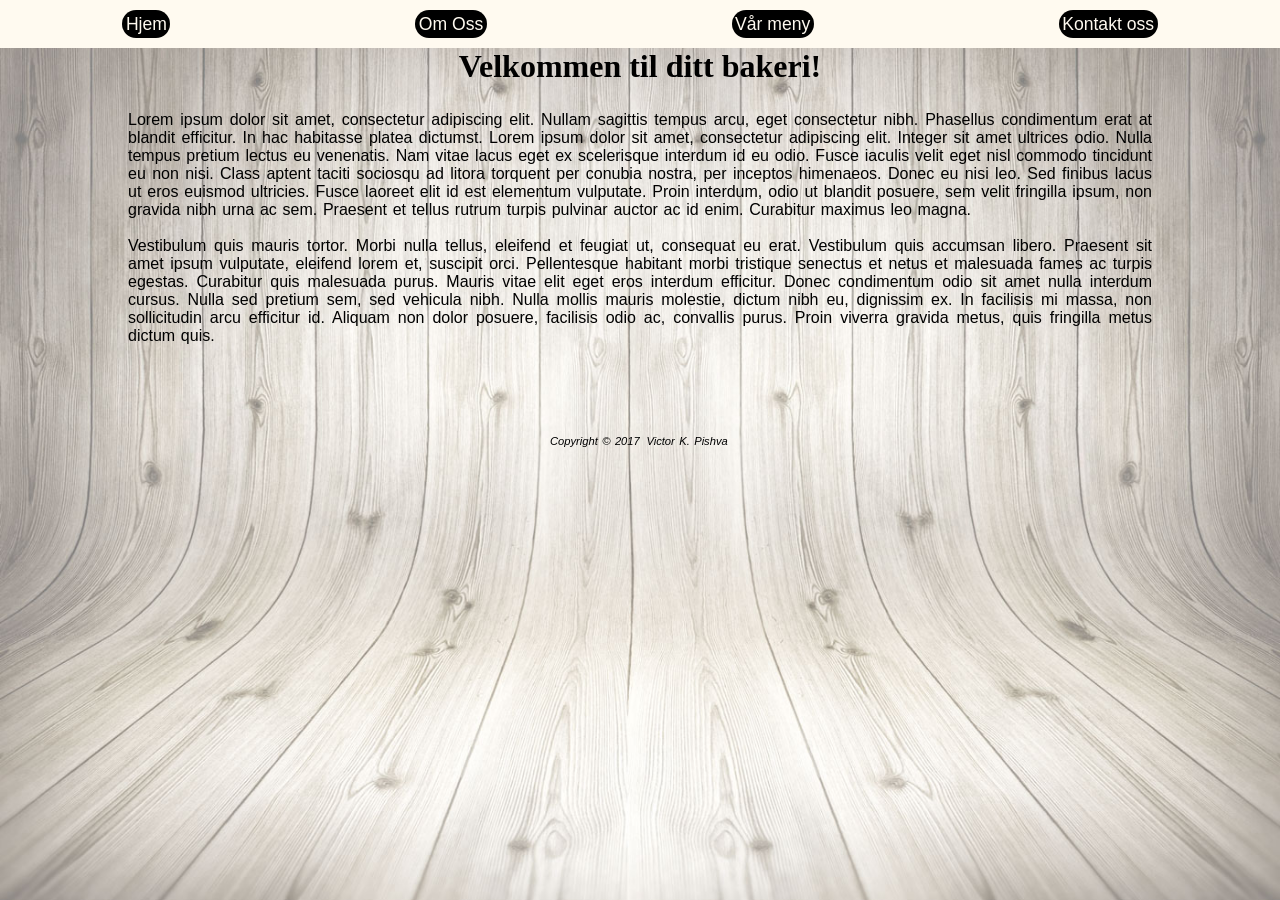
<file: Freaky Friday v2/index.html>
<!DOCTYPE html>
<html lang="no">
<head>
  <link rel="stylesheet" type="text/css" href="./style.css">
  <meta charset="utf-8">
  <link rel="shortcut icon" href="favicon.ico">
  <meta name="author" content="Victor K. Pishva">
  <meta name="description" content="Dette er en webside laget til Aleksander Birkeland. Siden er for et fiktivt bakeri som trenger nettside. Bakeriet har fått en side med fire forskjellige sider. På siden om oss viser jeg et bilde av det fiktive bakeriet samt har fylt inn Lorem Ipsum om historien. Menysiden til bakeriet har en fiktiv meny, hvor leseren får se bilde, samt informasjon om bakevarene. På kontakt oss siden er det linket til google maps, samt at footeren  har 'linker' til relevante medier som et bakeri kan bruke.">
  <meta name="keywords" content="Bakeri, Bakery, Solskinnsbolle, bolle, boller, rosin, sjokolade, brød, croissant, Oslo, Sentralt, Fersk, Mat, Take-Away, Spise">
    <title>Ditt Bakeri - Hjem</title>
</head>
<body>
  <nav>
      <a href="index.html">Hjem</a>
      <a href="OmOss.html">Om Oss</a>
      <a href="Meny.html">Vår meny</a>
      <a href="KontaktOss.html">Kontakt oss</a>
  </nav>
  <div id="placeholder"></div>
    <section>
        <h1>Velkommen til ditt bakeri!</h1>
        <p>Lorem ipsum dolor sit amet, consectetur adipiscing elit. Nullam sagittis tempus arcu, eget consectetur nibh. Phasellus condimentum erat at blandit efficitur. In hac habitasse platea dictumst. Lorem ipsum dolor sit amet, consectetur adipiscing elit. Integer sit amet ultrices odio. Nulla tempus pretium lectus eu venenatis. Nam vitae lacus eget ex scelerisque interdum id eu odio. Fusce iaculis velit eget nisl commodo tincidunt eu non nisi. Class aptent taciti sociosqu ad litora torquent per conubia nostra, per inceptos himenaeos. Donec eu nisi leo. Sed finibus lacus ut eros euismod ultricies. Fusce laoreet elit id est elementum vulputate. Proin interdum, odio ut blandit posuere, sem velit fringilla ipsum, non gravida nibh urna ac sem. Praesent et tellus rutrum turpis pulvinar auctor ac id enim. Curabitur maximus leo magna.
        <br><br>
        Vestibulum quis mauris tortor. Morbi nulla tellus, eleifend et feugiat ut, consequat eu erat. Vestibulum quis accumsan libero. Praesent sit amet ipsum vulputate, eleifend lorem et, suscipit orci. Pellentesque habitant morbi tristique senectus et netus et malesuada fames ac turpis egestas. Curabitur quis malesuada purus. Mauris vitae elit eget eros interdum efficitur. Donec condimentum odio sit amet nulla interdum cursus. Nulla sed pretium sem, sed vehicula nibh. Nulla mollis mauris molestie, dictum nibh eu, dignissim ex. In facilisis mi massa, non sollicitudin arcu efficitur id. Aliquam non dolor posuere, facilisis odio ac, convallis purus. Proin viverra gravida metus, quis fringilla metus dictum quis.
        </p>
    </section>
    <footer>
      <p id="copyright">Copyright © 2017 <a id="VictorLink" href="https://www.facebook.com/victor1994">Victor K. Pishva</a></p>
    </footer>
  </body>
</html>
</file>
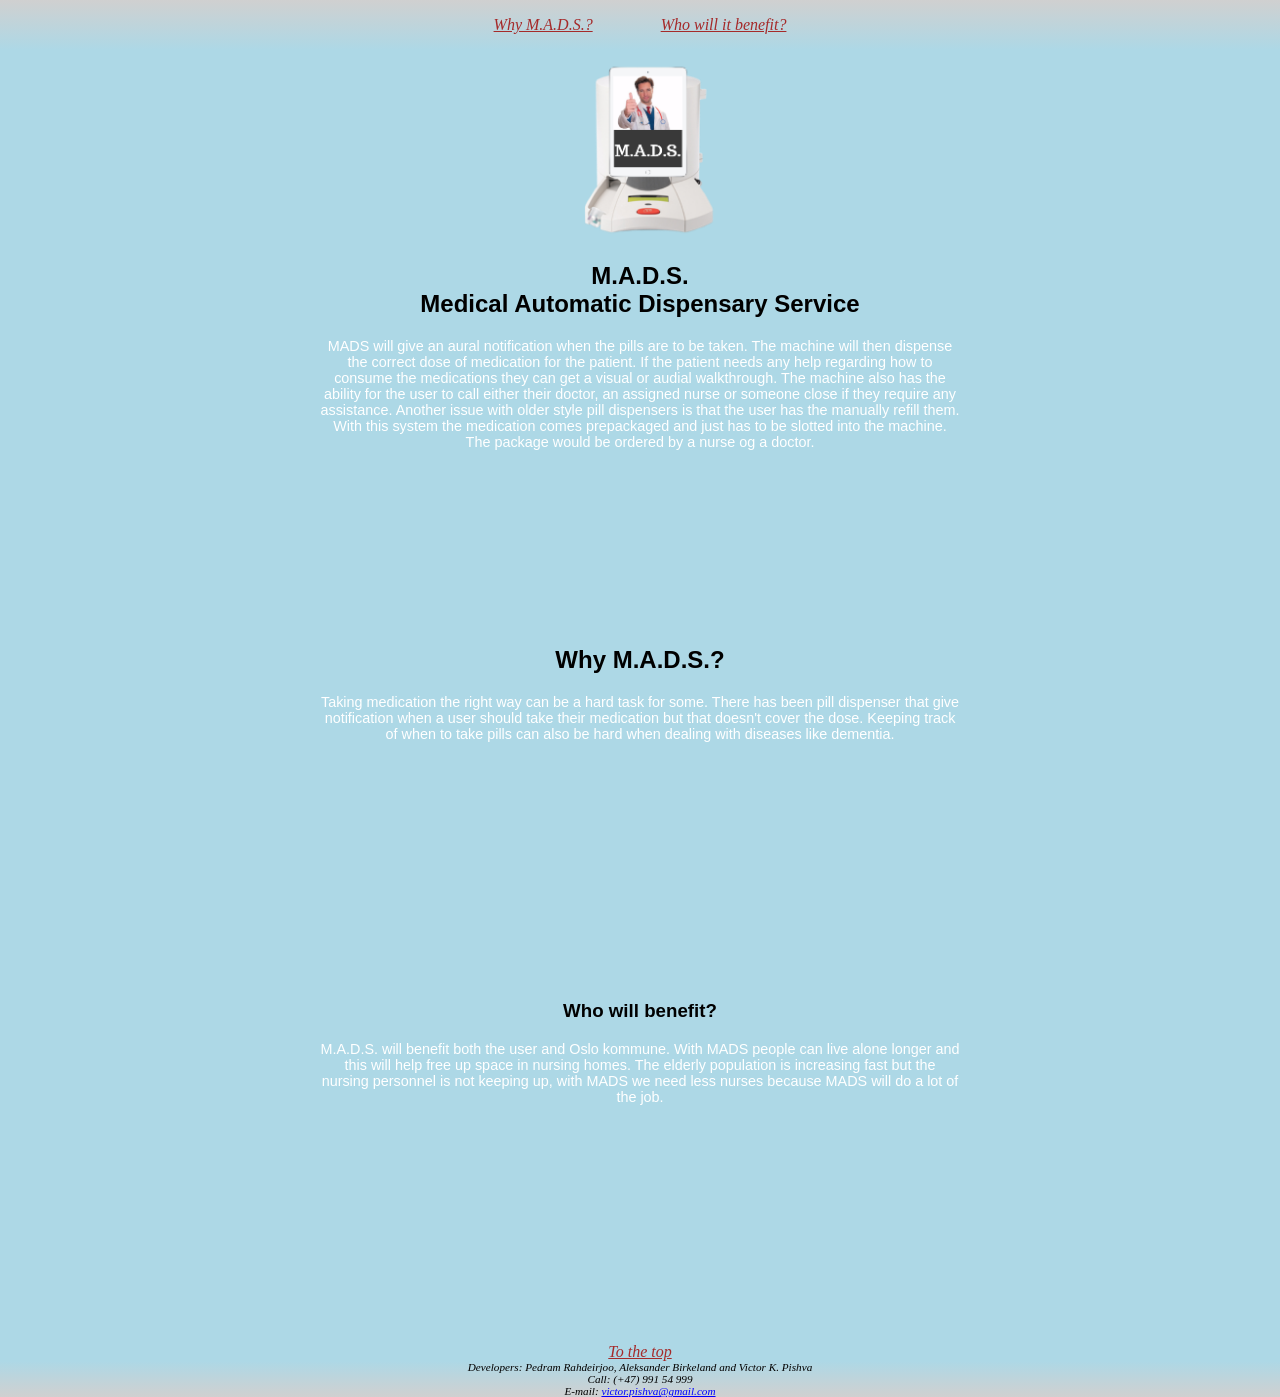
<file: MADS/index.html>
<!DOCTYPE html>
<!--In HTML tag you should define the language of the page-->
<html lang="En">
  <head>
    <link rel="stylesheet" type="text/css" href="style.css">
    <link rel="shortcut icon" href="favicon.ico">
    <meta charset="utf-8">
    <meta name="author" content="Pedram Rahdeirjoo, Aleksander Birkeland og Victor K. Pishva">
    <meta name="description" content="Taking medication the right way can be a hard task for some. There has been pill dispenser that give notification when a user should take their medication but that doesn't cover the dose. Keeping track of when to take pills can also be hard when dealing with diseases like dementia.">
    <meta name="keywords" content="Healtcare, MediCare, Pill-dispenser, MADS, M.A.D.S">
    <title>M.A.D.S - Your new pill dispenser</title>
  </head>
  <body>
    <header>
    <!-- Set to define where to scroll hen you click "To the top"-->
        <!-- This is hyperlinks to auto redirect to preffered section-->
            <nav>
              <a id="Top" href="#Why">Why M.A.D.S.?</a>
              <a href="#Who">Who will it benefit?</a>
            </nav>
          <!-- This is the HTML code for the picture. It is added description for people who reduced vision-->
          <img id=logo src="MADS.png" alt="Picture of the M.A.D.S. Prototype, designed in a way to be as easy and handy as possible, with a big screen and a big red button in case something happens.">
    </header>
    <!-- This is a new section-->
    <section>
      <!--this is the first header-->
      <h1> M.A.D.S. <br>Medical Automatic Dispensary Service </h1>
      <!-- <br> means brake, gives a new line-->
          <p>MADS will give an aural notification when the pills are to be taken. The machine will then dispense the correct dose of medication for the patient. If the patient needs any help regarding how to consume the medications they can get a visual or audial walkthrough. The machine also has the ability for the user to call either their doctor, an assigned nurse or someone close if they require any assistance. Another issue with older style pill dispensers is that the user has the manually refill them. With this system the medication comes prepackaged and just has to be slotted into the machine. The package would be ordered by a nurse og a doctor.</p>
    </section>
    <!-- This is a new section-->
    <section>
      <!-- this is the second header-->
      <h2 id="Why"> Why M.A.D.S.? </h2>
          <p>Taking medication the right way can be a hard task for some. There has been pill dispenser that give notification when a user should take their medication but that doesn't cover the dose. Keeping track of when to take pills can also be hard when dealing with diseases like dementia. </p>
    </section>
    <!-- This is a new section-->
    <section>
      <!-- this is the 3rd header-->
      <h3 id="Who"> Who will benefit? </h3>
        <p>M.A.D.S. will benefit both the user and Oslo kommune. With MADS people can live alone longer and this will help free up space in nursing homes. The elderly population is increasing fast but the nursing personnel is not keeping up, with MADS we need less nurses because MADS will do a lot of the job.</p>
          <a id=Bottom href="#Top">To the top</a>
    </section>
    <!--Footer = Contact iformation-->
    <footer> Developers: Pedram Rahdeirjoo, Aleksander Birkeland and Victor K. Pishva
      <!-- <br> means brake, gives a new line-->
      <br>     Call: (+47) 991 54 999
      <br>     E-mail: <a id=Mail href="mailto:victor.pishva@gmail.com"> victor.pishva@gmail.com </a>
    </footer>
  </body>
</html>
</file>
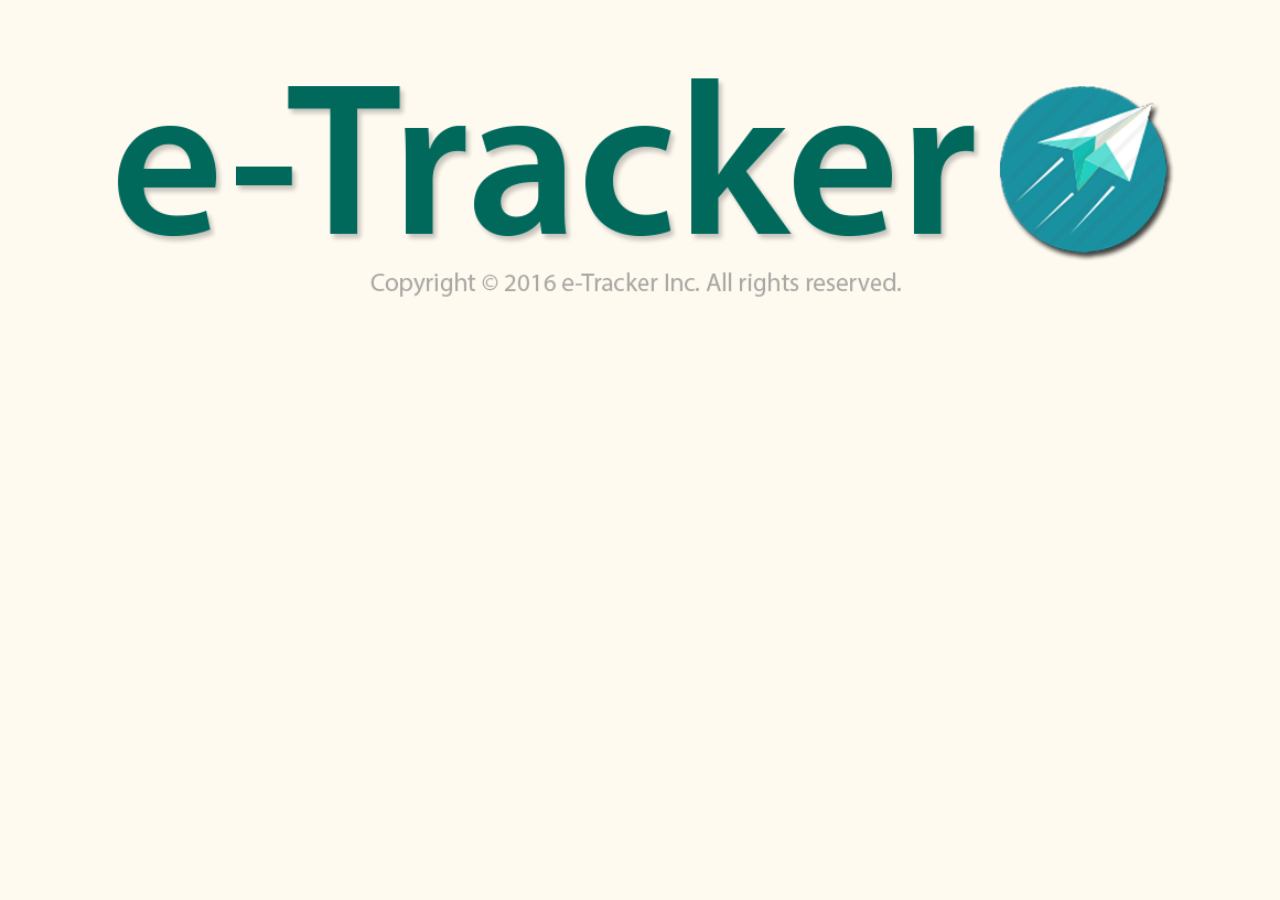
<file: See_it_now_make_it/index.html>
<!DOCTYPE html>
<html lang="en">
<head>
  <link rel="stylesheet" type="text/css" href="./style.css">
  <meta charset="utf-8">
  <meta name="author" content="Victor K. Pishva">
  <meta name="description" content="BESKRIVELSE">
  <meta name="keywords" content="BESKRIVELSE">
    <title>e-Tracker</title>
</head>
<body>
  <img id=Logo src="./Logo.png" alt="This is the logo of e-Tracker.on the right of the logo it is a paper plane that flyes fast."/>
    <nav id="navhome">
      </div
      ><div id="linkv">
        <a href="problem.html" id="problem">The Problem</a>
      </div
      ><div id="linkm">
        <a href="solution.html" id="solution">The Solution</a>
      </div
      ><div id="linkh">
        <a href="about.html" id="about">About us</a>
      </div>
    </nav>
</body>
</html>
</file>
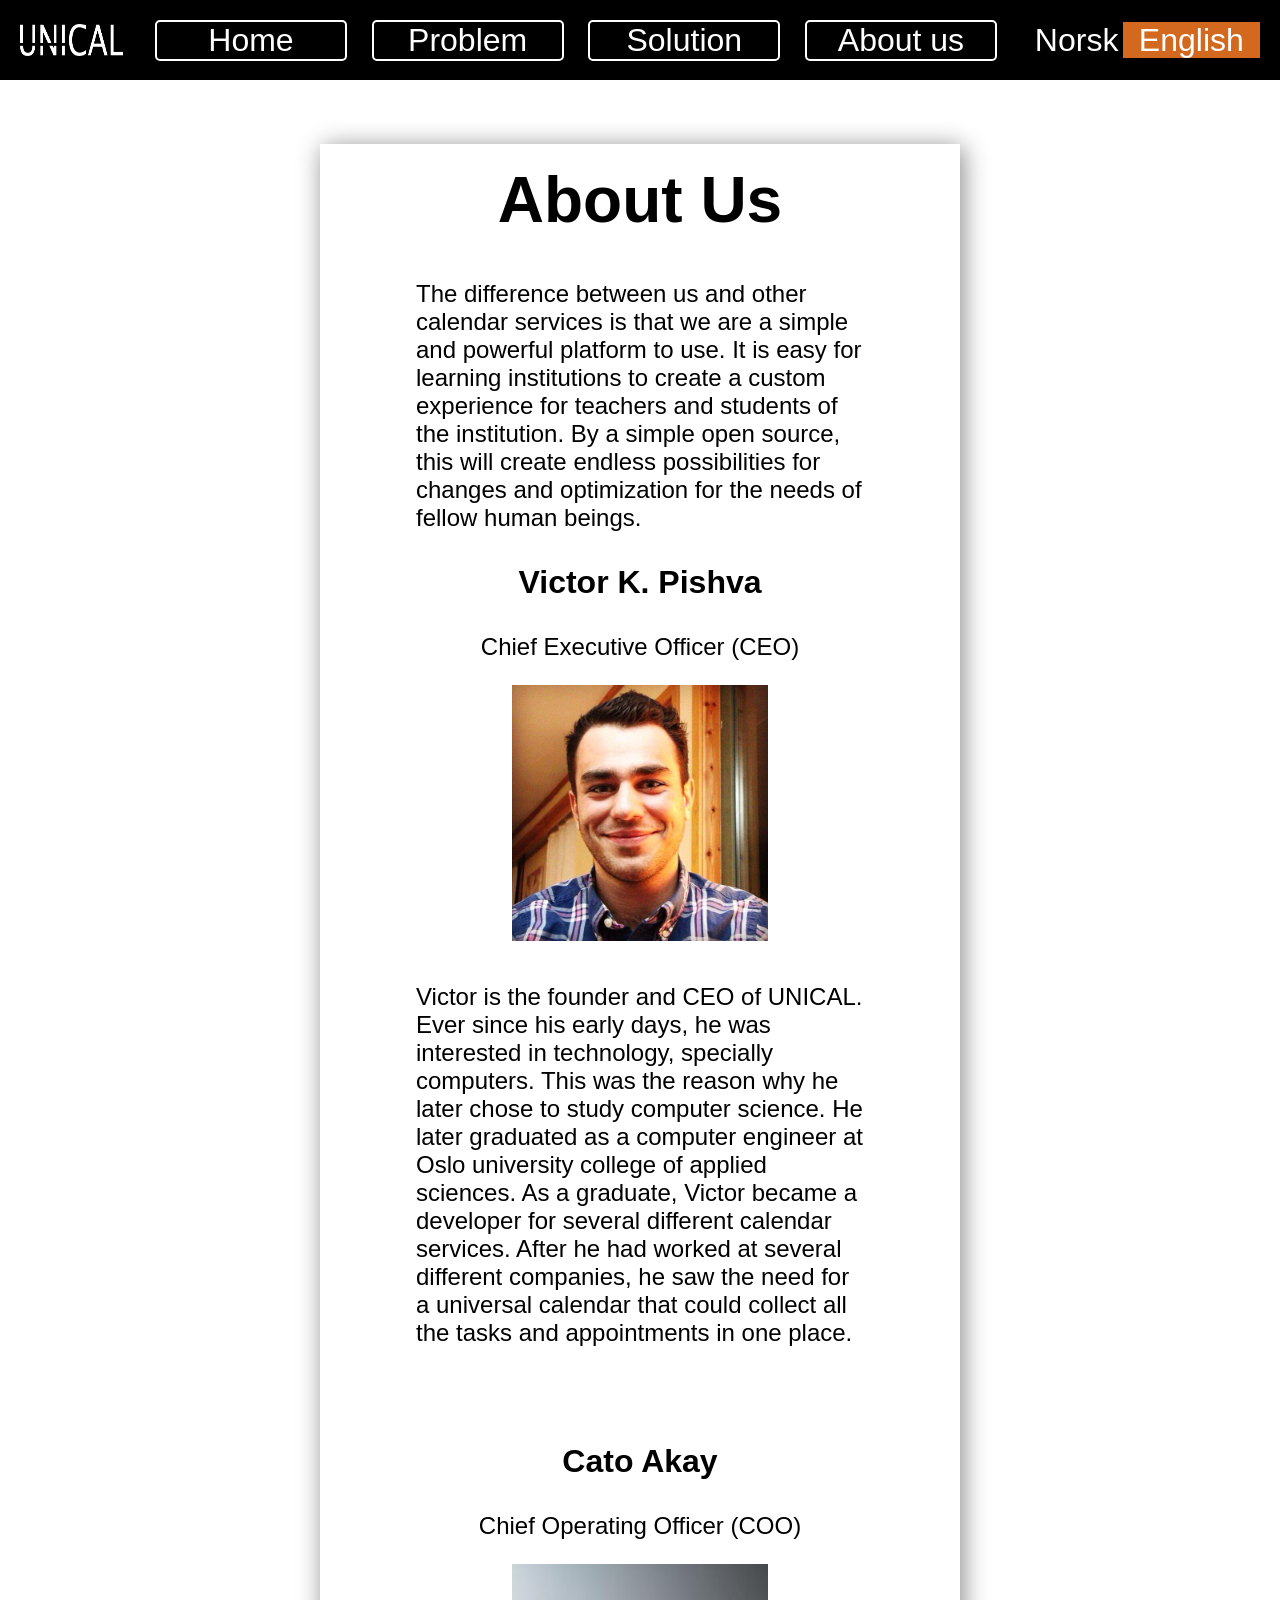
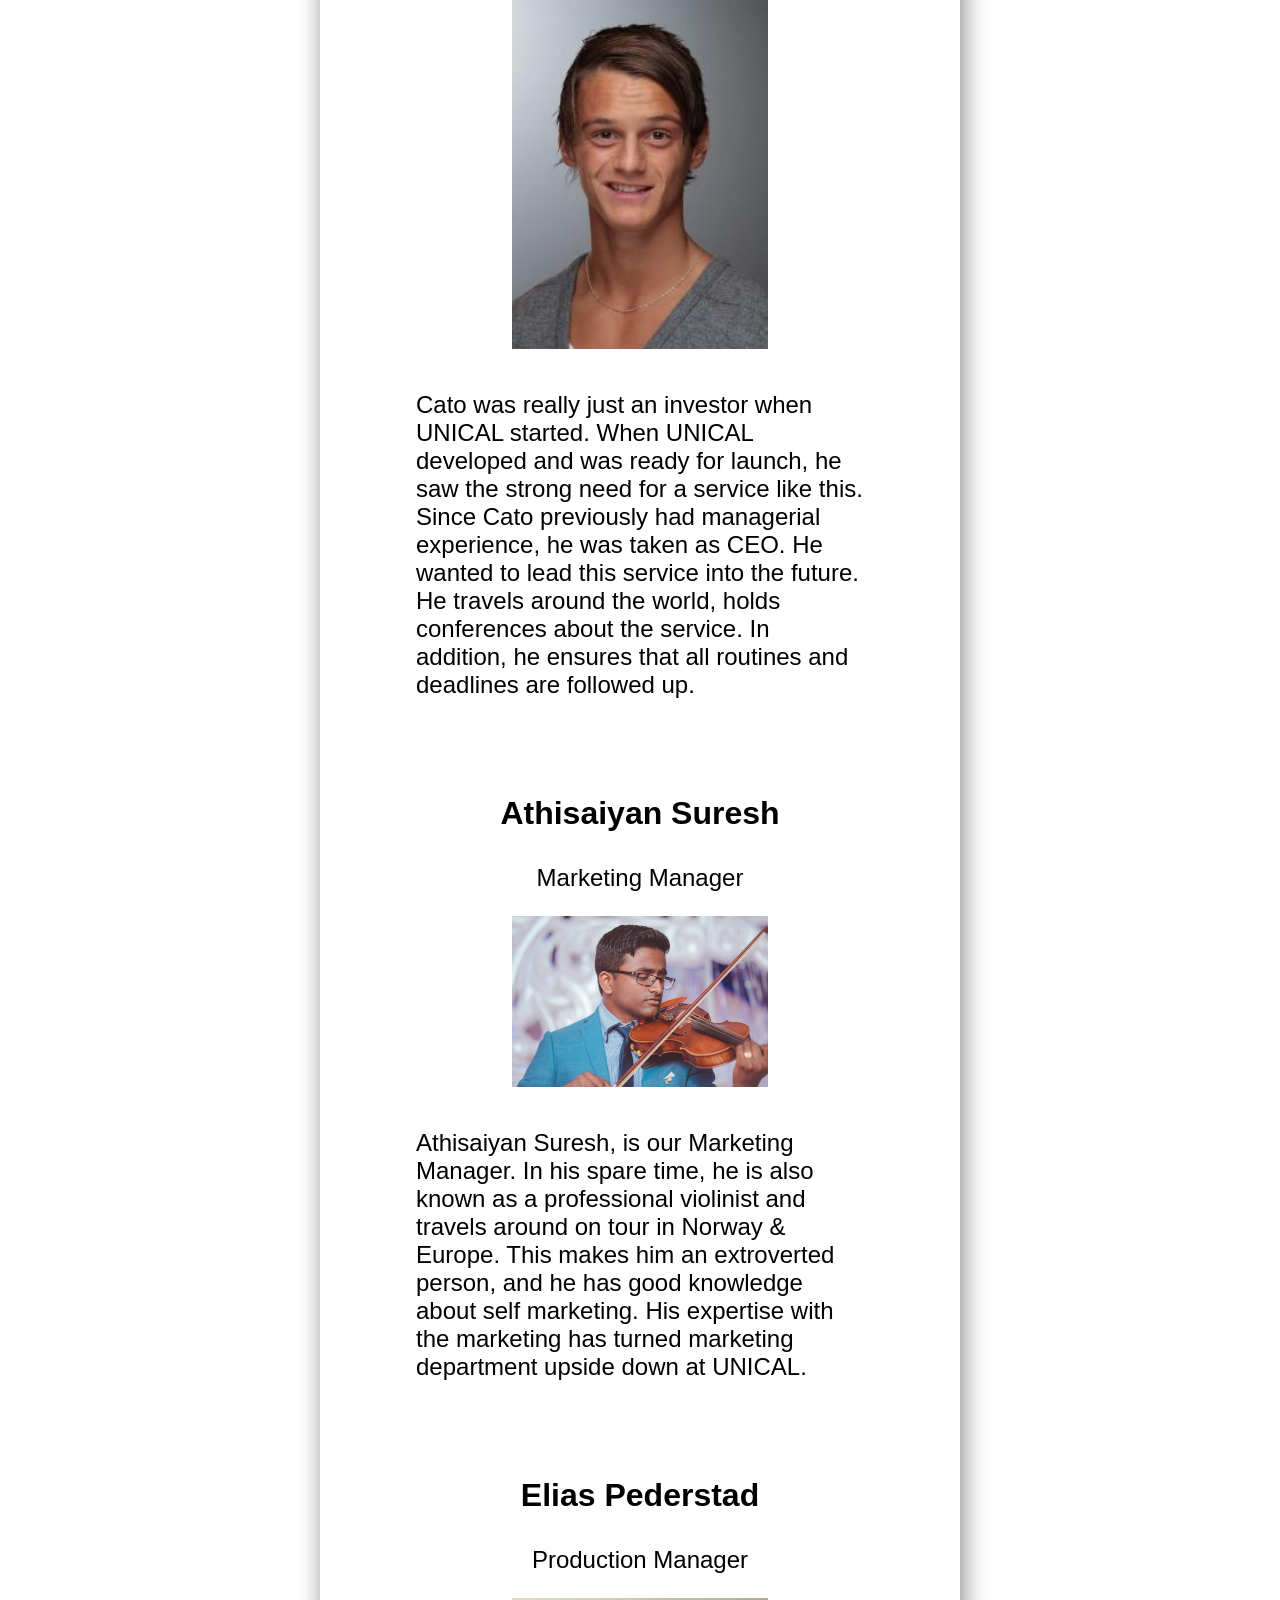
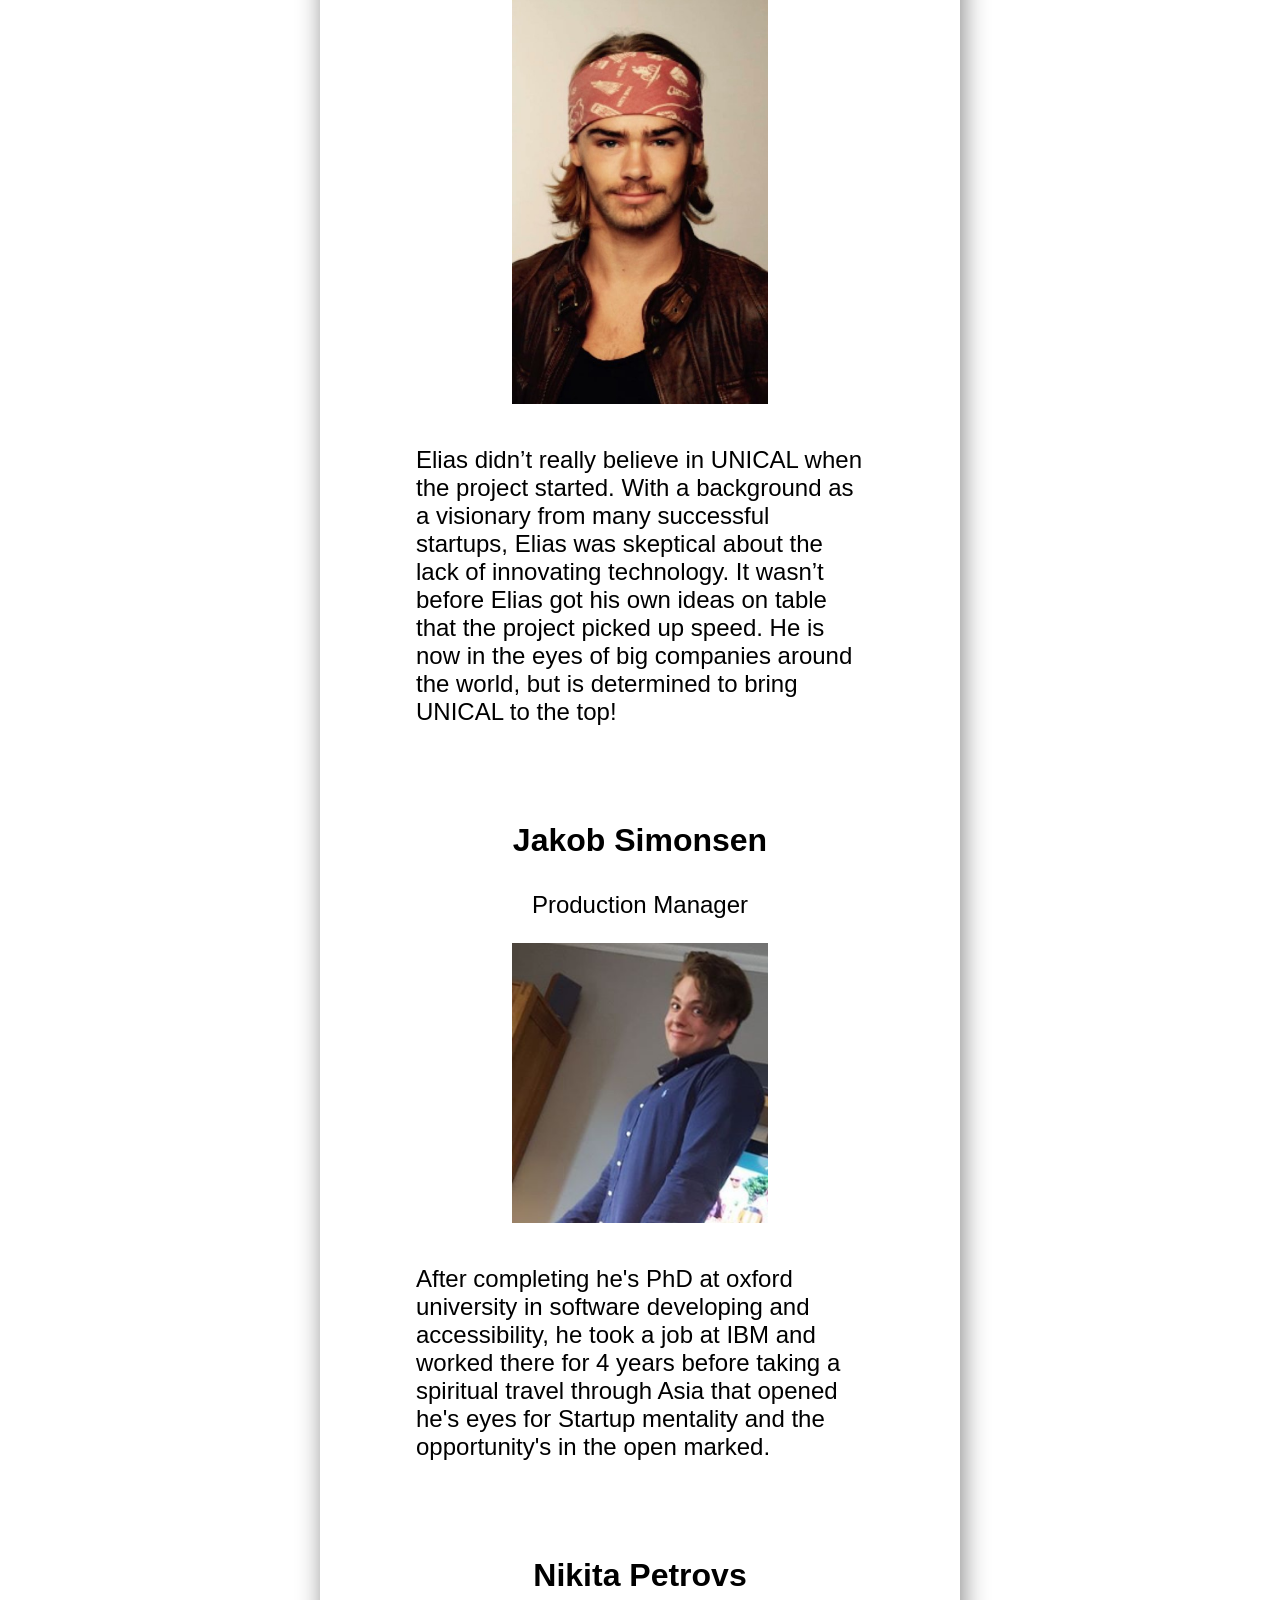
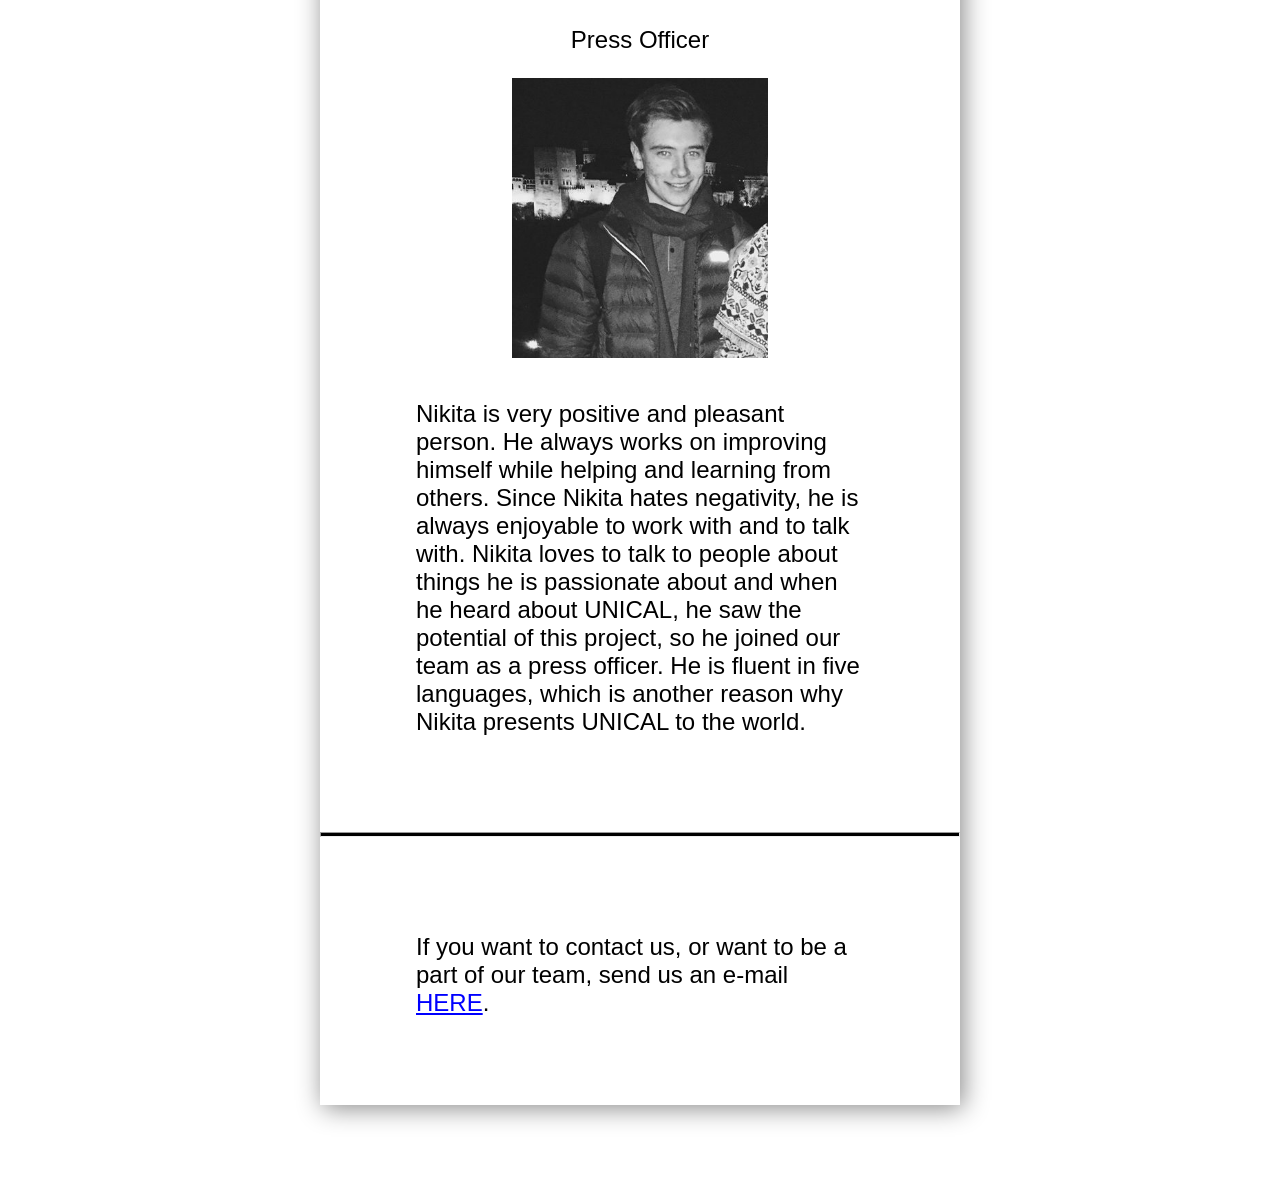
<file: Final Project/AboutUs.html>
<!DOCTYPE html>
<html lang="en">
    <head>
        <meta charset="utf-8">
        <meta name="viewport" content="width=device-width, initial-scale=1.0">
        <meta name="author" content="Cato Hilmi Akay, Athisaiyan Suresh, Elias Pederstad, Jakob Simonsen, Nikita Petrovs, Victor K. Pishva">
        <meta name="description" content="This is UNICALs webpage about each employee. Contact us if you want to be a part of our team.">
        <meta name="keywords" content="UNICAL, Universal calendar, all calendars in one place, one calendar for all calendars, easy calendar to use, inovative calendar">
        <link rel="shortcut icon" href="favicon.ico">
        <link rel="stylesheet" href="FinalStyle.css">
        <title>UNICAL - About us</title>
    </head>

    <body>
        <header>
            <nav
            ><img tabindex="0" class="logodef" src="./UNICALV1920x1080onlytxt.png"/ alt title="Our logo"
            ><img tabindex="0" class="logomob" src="./UNICALV1280x768onlytxt.png"/ alt title="Our logo">
              <a href="FinalLangEN.html" class="NavElement" aria.link role="link">Home</a> <!-- SETT INN HREF--->
              <a href="TheProblem.html" class="NavElement" aria.link role="link">Problem</a><!-- SETT INN HREF--->
              <a href="Solution.html" class="NavElement" aria.link role="link">Solution</a><!-- SETT INN HREF--->
              <a href="AboutUs.html" class="NavElement" aria.link role="link">About us</a><!-- SETT INN HREF--->
              <label for="toggle-1"><img tabindex="0" class="Burger" src="./fpBurger.png" alt title="Meny"><p class="hiddenlabeltext">Press here for menu</p></label> <input  tabindex="0" type="checkbox" id="toggle-1"
              ><div class="ghosttext">
                <div class="mobileLinks"><a href="FinalLangEN.html" aria.link role="link">Home</a></div><!-- Marginen legger seg ikke på venstre eller høyre side-->
                <div class="mobileLinks"><a href="TheProblem.html" aria.link role="link">Problem</a><!-- Marginen legger seg ikke på venstre eller høyre side--></div>
                <div class="mobileLinks"><a href="Solution.html" aria.link role="link">Solution</a><!-- Marginen legger seg ikke på venstre eller høyre side--></div>
                <div class="mobileLinks"><a href="AboutUs.html" aria.link role="link">About Us</a><!-- Marginen legger seg ikke på venstre eller høyre side--></div>
              </div>

                <div class="lang">
                  <a class="mindre" href="OmOss.html" aria.link role="link" title="Bytt til Norsk">Norsk</a>
                  <a tabindex="0" class="sprakactive" >English</a>
                </div>
                <div class="lang2">
                  <a class="mindre" href="OmOss.html" aria.link role="link">NO</a>
                  <a tabindex="0" class="sprakactive">EN</a>
                </div>
            </nav>
          <div class="placeholder"></div>
        </header>
        <!-- <div id="body_container"> -->
        <section class="omoss" id="V1">
          <h1 tabindex="0" class="omossoverskrift">About Us</h1>
          <p class="omosstekst2" tabindex="0">The difference between us and other calendar services is that we are a simple and powerful platform to use. It is easy for learning institutions to create a custom experience for teachers and students of the institution. By a simple open source, this will create endless possibilities for changes and optimization for the needs of fellow human beings. </p>
          <div class="personholder">
            <h3 tabindex="0" class="navn">Victor K. Pishva</h3>
            <p tabindex="0" class="omosstekst3">Chief Executive Officer (CEO)</p>
            <img tabindex="0" class="omossbilde" src="./Victor.jpg" alt="Picture of Victor K. Pishva">
            <br>
            <p tabindex="0" class="omosstekst">Victor is the founder and  CEO of UNICAL. Ever since his early days, he was interested in technology, specially computers. This was the reason why he later chose to study computer science. He later graduated as a computer engineer at Oslo university college of applied sciences. As a graduate, Victor became a developer for several different calendar services. After he had worked at several different companies, he saw the need for a universal calendar that could collect all the tasks and appointments in one place.
            </div>

          <div class="personholder">
            <h3 tabindex="0" class="navn">Cato Akay</h3>
            <p tabindex="0" class="omosstekst3">Chief Operating Officer (COO)</p>
            <img tabindex="0" class="omossbilde" src="./Catoboy.jpg" alt="Picture of Cato Akay">
            <br>
            <p tabindex="0" class="omosstekst">Cato was really just an investor when UNICAL started. When UNICAL developed and was ready for launch, he saw the strong need for a service like this. Since Cato previously had managerial experience, he was taken as CEO. He wanted to lead this service into the future. He travels around the world, holds conferences about the service. In addition, he ensures that all routines and deadlines are followed up.</p>
          </div>

          <div  class="personholder">
            <h3 tabindex="0" class="navn">Athisaiyan Suresh</h3>
            <p tabindex="0" class="omosstekst3">Marketing Manager</p>
            <img tabindex="0" class="omossbilde" src="./Athi.jpg" alt="Picture of Athisaiyan Suresh">
            <br>
            <p tabindex="0" class="omosstekst">Athisaiyan Suresh, is our Marketing Manager. In his spare time, he is also known as a professional violinist and travels around on tour in Norway & Europe. This makes him an extroverted person, and he has good knowledge about self marketing. His expertise with the marketing has turned marketing department upside down at UNICAL.</p>
          </div>

          <div class="personholder" >
            <h3 tabindex="0" class="navn">Elias Pederstad</h3>
            <p tabindex="0" class="omosstekst3">Production Manager</p>
            <img tabindex="0" class="omossbilde" src="./Elias.jpg" alt="Picture of Elias Pederstad">
            <br>
            <p tabindex="0" class="omosstekst">Elias didn’t really believe in UNICAL when the project started. With a background as a visionary from many successful startups, Elias was skeptical about the lack of innovating technology. It wasn’t before Elias got his own ideas on table that the project picked up speed. He is now in the eyes of big companies around the world, but is determined to bring UNICAL to the top!</p>
          </div>

          <div class="personholder">
            <h3 tabindex="0" class="navn">Jakob Simonsen</h3>
            <p tabindex="0" class="omosstekst3">Production Manager</p>
            <img tabindex="0" class="omossbilde" src="./Jakob.png" alt="Picture of Jakob Simonsen">
            <br>
            <p tabindex="0" class="omosstekst">After completing he's PhD at oxford university in software developing and accessibility, he took a job at IBM and worked there for 4 years before taking a spiritual travel through Asia that opened he's eyes for Startup mentality and the opportunity's in the open marked.</p>
          </div>

          <div class="personholdersist">
            <h3 tabindex="0" class="navn">Nikita Petrovs</h3>
            <p tabindex="0" class="omosstekst3">Press Officer</p>
            <img tabindex="0" class="omossbilde" src="./Nikita.jpg" alt="Picture of Nikita Petrovs">
            <br>
            <p tabindex="0" class="omosstekst">Nikita is very positive and pleasant person. He always works on improving himself while helping and learning from others. Since Nikita hates negativity, he is always enjoyable to work with and to talk with. Nikita loves to talk to people about things he is passionate about and when he heard about UNICAL, he saw the potential of this project, so he joined our team as a press officer. He is fluent in five languages, which is another reason why Nikita presents UNICAL to the world.</p>
          </div>
          <hr>
          <div class="contactus">
            <p tabindex="0" class="omosstekst">If you want to contact us, or want to be a part of our team, send us an e-mail <a tabindex="0" id="mail" href="mailto:victor.pishva@gmail.com">HERE</a>.</p>
          </div>
        </section>


    </body>
</html>
</file>
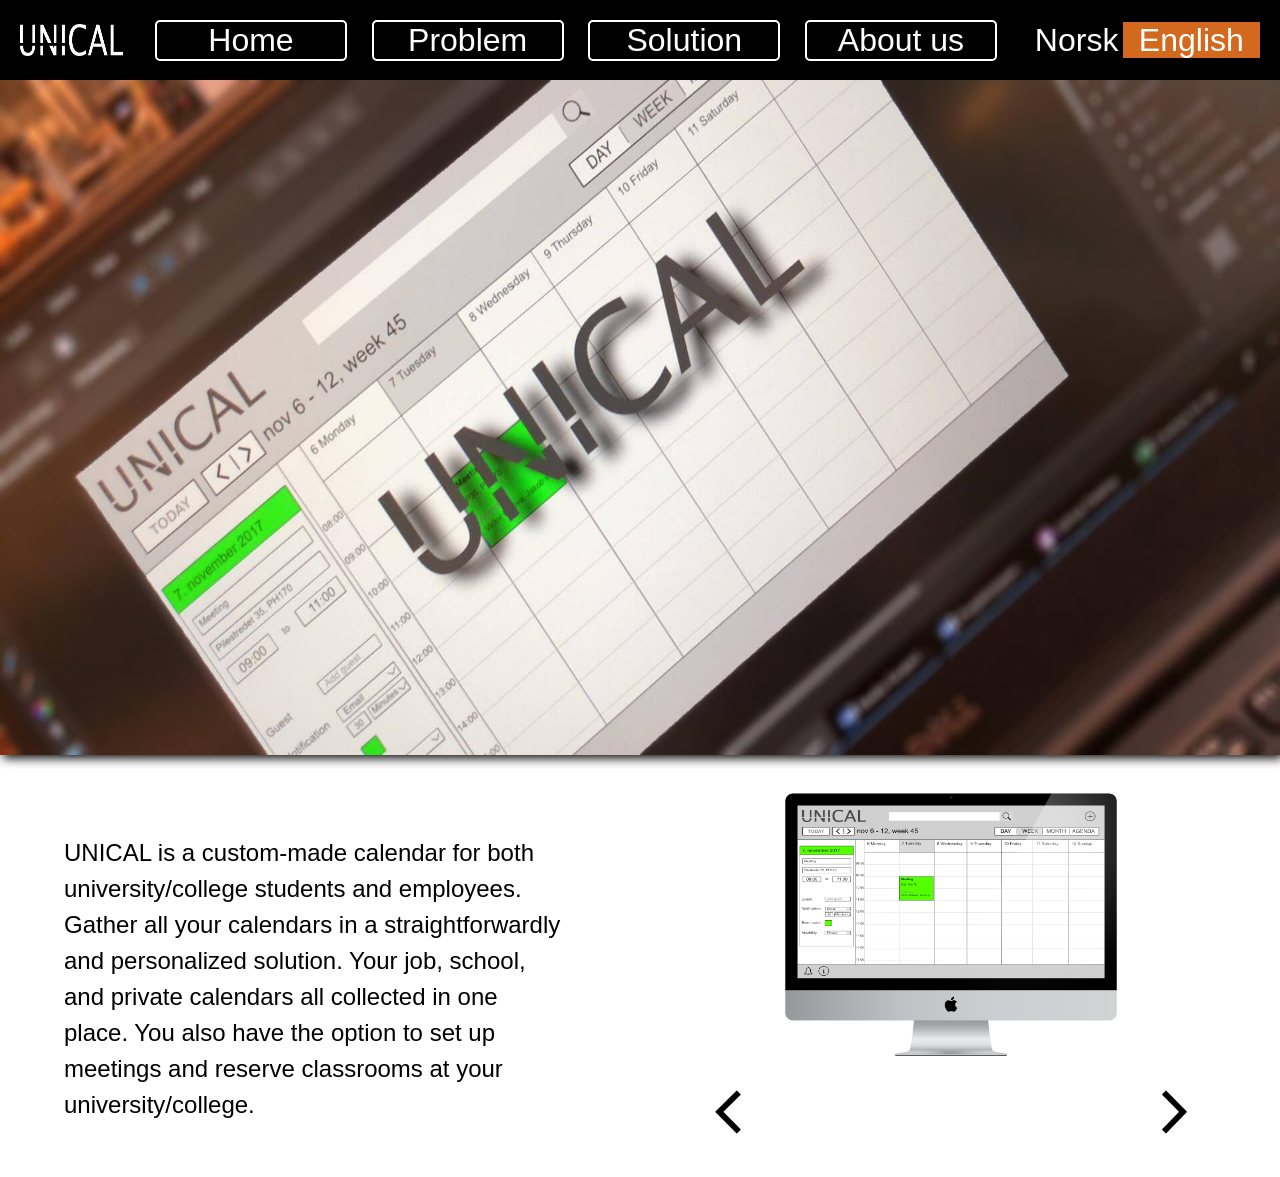
<file: Final Project/FinalLangEN.html>
<!DOCTYPE html>
<html lang="en">
    <head>
        <meta charset="utf-8">
        <meta name="viewport" content="width=device-width, initial-scale=1.0">
        <meta name="author" content="Cato Hilmi Akay, Athisaiyan Suresh, Elias Pederstad, Jakob Simonsen, Nikita Petrovs, Victor K. Pishva">
        <meta name="description" content="This is UNICALs homepage. Our product is inovative and revolutionary. More information at our site with the solution.">
        <meta name="keywords" content="UNICAL, Universal calendar, all calendars in one place, one calendar for all calendars, easy calendar to use, inovative calendar">
        <link rel="shortcut icon" href="favicon.ico">
        <link rel="stylesheet" href="FinalStyle.css">
        <script src="FinalProject.js"></script>
        <title>UNICAL - Home</title>
    </head>
    <body>
        <header>
            <nav
              ><img tabindex="0" class="logodef" src="./UNICALV1920x1080onlytxt.png"/ alt title="Our logo"
              ><img tabindex="0" class="logomob" src="./UNICALV1280x768onlytxt.png"/ alt title="Our logo">
              <a href="FinalLangEN.html" class="NavElement" aria.link role="link">Home</a> <!-- SETT INN HREF--->
              <a href="TheProblem.html" class="NavElement" aria.link role="link">Problem</a><!-- SETT INN HREF--->
              <a href="Solution.html" class="NavElement" aria.link role="link">Solution</a><!-- SETT INN HREF--->
              <a href="AboutUs.html" class="NavElement" aria.link role="link">About us</a><!-- SETT INN HREF--->
              <label for="toggle-1"><img tabindex="0" class="Burger" src="./fpBurger.png" alt title="Meny"><p class="hiddenlabeltext">Press here for menu</p></label> <input  tabindex="0" type="checkbox" id="toggle-1"
              ><div class="ghosttext">
                <div class="mobileLinks"><a href="FinalLangEN.html" aria.link role="link">Home</a></div><!-- Marginen legger seg ikke på venstre eller høyre side-->
                <div class="mobileLinks"><a href="TheProblem.html" aria.link role="link">Problem</a><!-- Marginen legger seg ikke på venstre eller høyre side--></div>
                <div class="mobileLinks"><a href="Solution.html" aria.link role="link">Solution</a><!-- Marginen legger seg ikke på venstre eller høyre side--></div>
                <div class="mobileLinks"><a href="AboutUs.html" aria.link role="link">About Us</a><!-- Marginen legger seg ikke på venstre eller høyre side--></div>
              </div>
                <div class="lang">
                  <a class="mindre" href="FinalLangNB.html" aria.link role="link" title="Bytt til Norsk">Norsk</a>
                  <a tabindex="0" class="sprakactive">English</a>
                </div>
                <div class="lang2">
                  <a class="mindre" href="FinalLangNB.html" aria.link role="link">NO</a>
                  <a tabindex="0" class="sprakactive">EN</a>
                </div>
            </nav>
          <div class="placeholder"></div>
        </header>
        <img tabindex="0" src="thisisit.jpg" class="b1" alt="Picture of a computer with our calender"/>
        <div class="shadow"></div>
          <section class="s1">
  <aside class="a1">
    <p tabindex="0" class="a1Para">UNICAL is a custom-made calendar for both university/college students and employees. Gather all your calendars in a straightforwardly and personalized solution. Your job, school, and private  calendars all collected in one place. You also have the option to set up meetings and reserve classrooms at your university/college.</p>
  </aside
      ><div class="bildefrem">
      <img tabindex="0" class="defaultslide" src="./TU.jpg" alt="Picture of our calender"/
      ><img tabindex="0" class="abc" id="a4" src="./Dummybilde2.png" alt="Another picture of our calender"/
      ><img tabindex="0" class="abc" id="a5" src="./ImacES.png" alt="Picture of our EasyShare function"/
      ><img tabindex="0" class="abc" id="a6" src="./ImacForum.png" alt="Picture of our Forum function"/
      ><img tabindex="0" class="abc" id="a7" src="./UNICALmobile.png" alt="Picture of our calender on a phone"/
      ><div id="pointerholder"
      ><button tabindex="0" alt="Previous picture" id="pilvenstre"
      ><img src="./VenstrePil.png" alt="Previous picture" id="bildepilvenstre"/
      ></button
      ><button tabindex="0" alt="Next picture" id="pilhøyre"
      ><img src="./høyrePil.png" alt="Next picture" id="bildepilhøyre"/
      ></button
      ></div>
      ></div>
      ></section>
  </body>
</html>
</file>
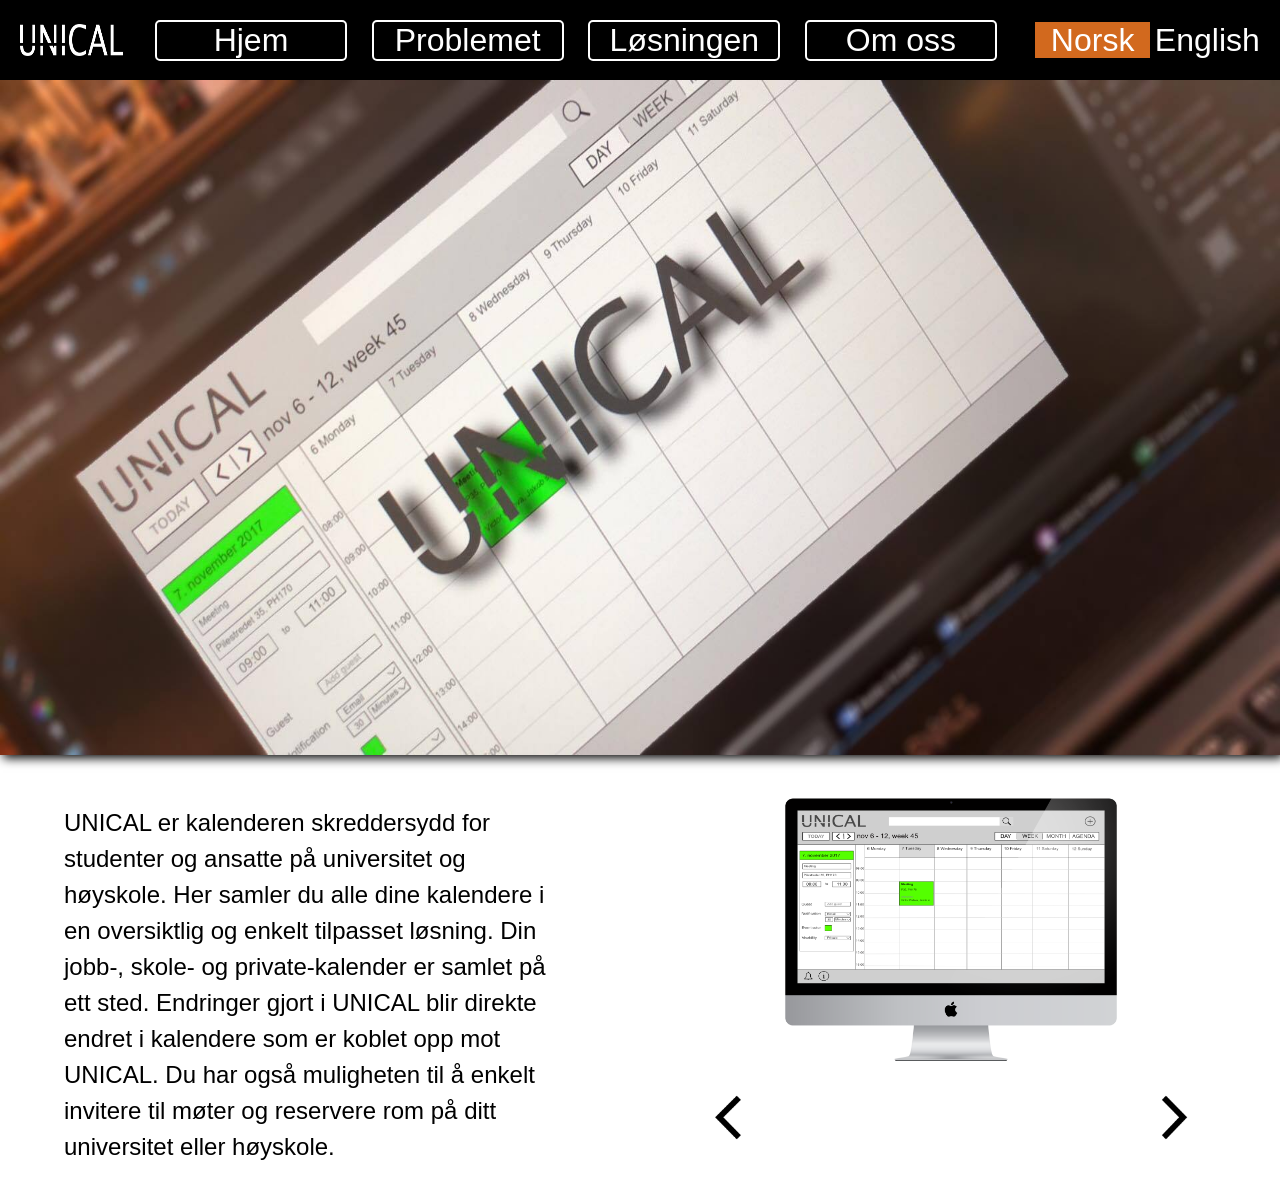
<file: Final Project/FinalLangNB.html>
<!DOCTYPE html>
<html lang="nb">
    <head>
        <meta charset="utf-8">
        <meta name="viewport" content="width=device-width, initial-scale=1.0">
        <meta name="author" content="Cato Hilmi Akay, Athisaiyan Suresh, Elias Pederstad, Jakob Simonsen, Nikita Petrovs, Victor K. Pishva">
        <meta name="description" content="Dette er hjemmesiden til UNICAL. Vårt produkt er inovativt og vil revolusjonere din kalenderbruk. For mer info, se siden om vår løsning.">
        <meta name="keywords" content="UNICAL, Universell kalender, alle kalendere på ett sted, en kalender for alle kalendere, enkel kalender å bruke, inovativ kalender">
        <link rel="shortcut icon" href="favicon.ico">
        <link rel="stylesheet" href="FinalStyle.css">
        <script src="FinalProject.js"></script>
        <title>UNICAL - Hjem</title>
    </head>
    <body>
        <header>
            <nav
              ><img tabindex="0" class="logodef" src="./UNICALV1920x1080onlytxt.png"/ alt title="Vår logo"
              ><img tabindex="0" class="logomob" src="./UNICALV1280x768onlytxt.png"/ alt title="Vår logo">
              <a href="FinalLangNB.html" aria.link role="link" class="NavElement">Hjem</a>
              <a href="Problemet.html" aria.link role="link" class="NavElement">Problemet</a>
              <a href="Losningen.html" aria.link role="link" class="NavElement">Løsningen</a>
              <a href="OmOss.html" aria.link role="link" class="NavElement">Om oss</a>
              <label for="toggle-1"><img tabindex="0" class="Burger" src="./fpBurger.png" alt title="Meny"><p class="hiddenlabeltext">Trykk her for meny</p></label> <input  tabindex="0" type="checkbox" id="toggle-1"
              ><div class="ghosttext">
                <div class="mobileLinks"><a href="FinalLangNB.html" aria.link role="link">Hjem</a></div>
                <div class="mobileLinks"><a href="Problemet.html" aria.link role="link">Problemet</a></div>
                <div class="mobileLinks"><a href="Losningen.html" aria.link role="link">Løsningen</a></div>
                <div class="mobileLinks"><a href="OmOss.html" aria.link role="link">Om oss</a></div>
              </div>
                <div class="lang">
                  <a tabindex="0" class="sprakactive">Norsk</a>
                  <a class="mindre" href="FinalLangEN.html" aria.link role="link" title="Change to English">English</a>
                </div>
                <div class="lang2">
                  <a tabindex="0" class="sprakactive">NO</a>
                  <a class="mindre" href="FinalLangEN.html" aria.link role="link">EN</a>
                </div>
            </nav>
          <div class="placeholder"></div>
        </header>
        <img tabindex="0" src="thisisit.jpg" class="b1" alt="Bilde av en datamaskin med vår kalender"/>
        <div class="shadow"></div>
          <section class="s1">
  <aside class="a1">
    <p tabindex="0" class="a1Para">UNICAL er kalenderen skreddersydd for studenter og ansatte på universitet og høyskole. Her samler du alle dine kalendere i en oversiktlig og enkelt tilpasset løsning. Din jobb-, skole- og private-kalender er samlet på ett sted. Endringer gjort i UNICAL blir direkte endret i kalendere som er koblet opp mot UNICAL. Du har også muligheten til å enkelt invitere til møter og reservere rom på ditt universitet eller høyskole.</p>
  </aside
      ><div class="bildefrem">
      <img tabindex="0" class="defaultslide" src="./TU.jpg" alt="Bildet av Unical på en skjerm"/
      ><img tabindex="0" class="abc" id="a4" src="./Dummybilde2.png" alt="Bilde av Unical på en skjerm"/
      ><img tabindex="0" class="abc" id="a5" src="./ImacES.png" alt="Bildet av EasyShare funksjonen vår"/
      ><img tabindex="0" class="abc" id="a6" src="./ImacForum.png" alt="Bildet av Forum funksjonen vår"/
      ><img tabindex="0" class="abc" id="a7" src="./UNICALmobile.png" alt="Bildet av Unical på mobil"/
      ><div id="pointerholder"
      ><button tabindex="0" alt="Previous picture" id="pilvenstre"
      ><img src="./VenstrePil.png" alt="Previous picture" id="bildepilvenstre"/
      ></button
      ><button tabindex="0" alt="Next picture" id="pilhøyre"
      ><img src="./høyrePil.png" alt="Next picture" id="bildepilhøyre"/
      ></button
      ></div>
      ></div>
      ></section>
  </body>
</html>
</file>
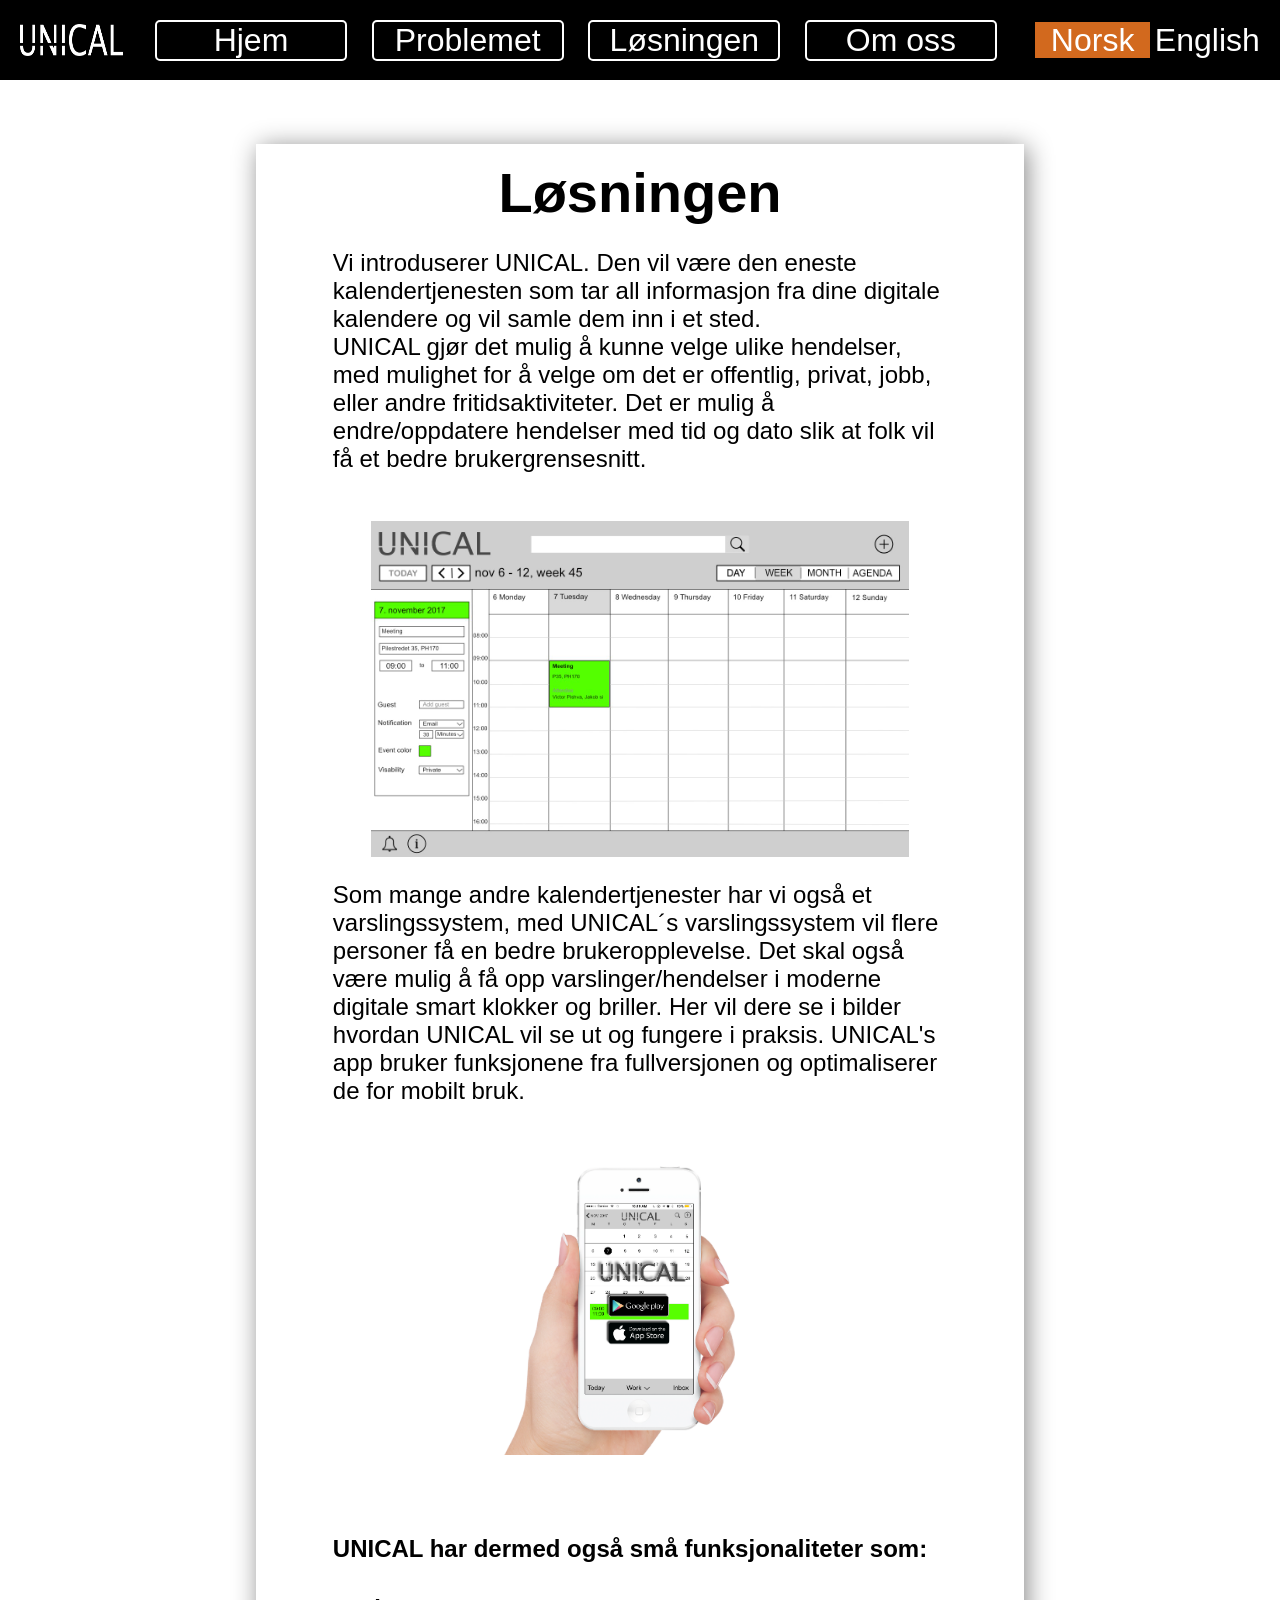
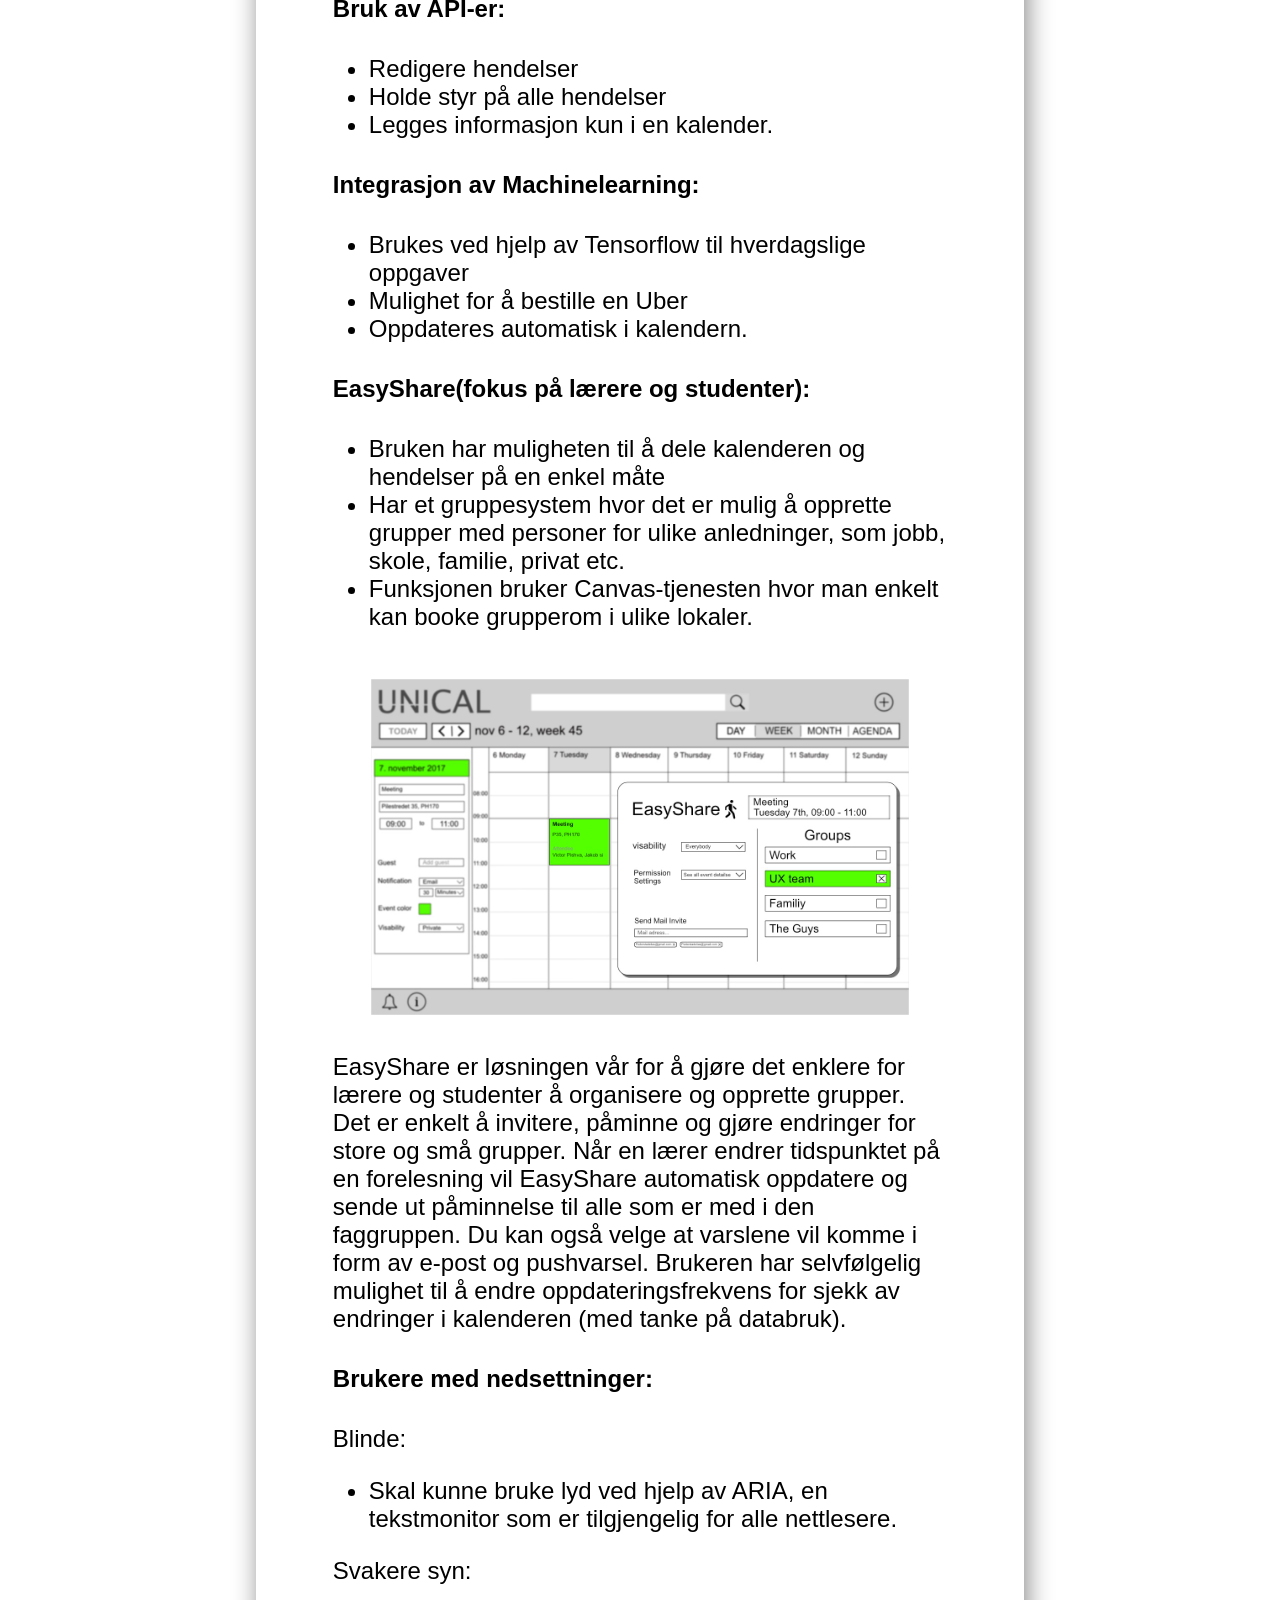
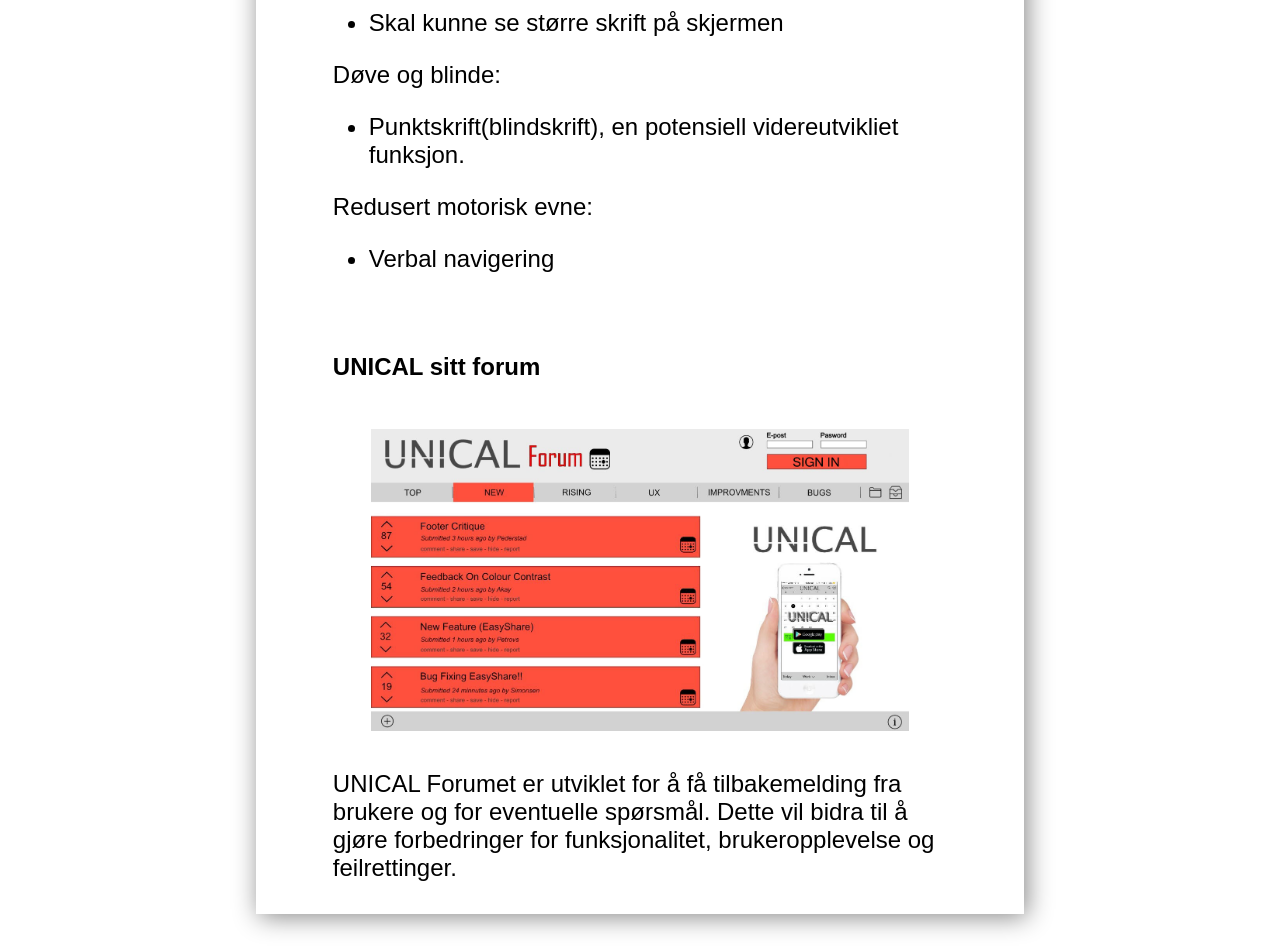
<file: Final Project/Losningen.html>
<!DOCTYPE html>
<html lang="nb">
    <head>
        <meta charset="utf-8">
        <meta name="viewport" content="width=device-width, initial-scale=1.0">
        <meta name="author" content="Cato Hilmi Akay, Athisaiyan Suresh, Elias Pederstad, Jakob Simonsen, Nikita Petrovs, Victor K. Pishva">
        <meta name="description" content="Her lanserer vi løsningen vår for de som trenger å bruke flere kalendere daglig. UNICAL samler alle dine kalendere på ett sted og gjør planlegging og deling av aktiviter til en lek.">
        <meta name="keywords" content="UNICAL, Universell kalender, alle kalendere på ett sted, en kalender for alle kalendere, enkel kalender å bruke, inovativ kalender">
        <link rel="shortcut icon" href="favicon.ico">
        <link rel="stylesheet" href="FinalStyle.css">
        <title>UNICAL - Løsningen</title>
    </head>
    <body>
        <header>
            <nav
              ><img tabindex="0" class="logodef" src="./UNICALV1920x1080onlytxt.png"/ alt title="Vår logo"
              ><img tabindex="0" class="logomob" src="./UNICALV1280x768onlytxt.png"/ alt title="Vår logo">
              <a href="FinalLangNB.html" aria.link role="link" class="NavElement">Hjem</a>
              <a href="Problemet.html" aria.link role="link" class="NavElement">Problemet</a>
              <a href="Losningen.html" aria.link role="link" class="NavElement">Løsningen</a>
              <a href="OmOss.html" aria.link role="link" class="NavElement">Om oss</a>
              <label for="toggle-1"><img tabindex="0" class="Burger" src="./fpBurger.png" alt title="Meny"><p class="hiddenlabeltext">Trykk her for meny</p></label> <input  tabindex="0" type="checkbox" id="toggle-1"
              ><div class="ghosttext">
                <div class="mobileLinks"><a href="FinalLangNB.html" aria.link role="link">Hjem</a></div>
                <div class="mobileLinks"><a href="Problemet.html" aria.link role="link">Problemet</a></div>
                <div class="mobileLinks"><a href="Losningen.html" aria.link role="link">Løsningen</a></div>
                <div class="mobileLinks"><a href="OmOss.html" aria.link role="link">Om oss</a></div>
              </div>
                <div class="lang">
                  <a tabindex="0" class="sprakactive">Norsk</a>
                  <a class="mindre" href="Solution.html" aria.link role="link" title="Change to English">English</a>
                </div>
                <div class="lang2">
                  <a tabindex="0" class="sprakactive">NO</a>
                  <a class="mindre" href="Solution.html" aria.link role="link">EN</a>
                </div>
            </nav>
          <div class="placeholder"></div>
        </header>

<section class="Losningen">
  <div class="textholderL1">
  <h1 tabindex="0" class="losningover">Løsningen</h1>
  <p tabindex="0" class="losningtekst2">Vi introduserer UNICAL. Den vil være den eneste kalendertjenesten som tar all informasjon fra dine digitale kalendere og vil samle dem inn i et sted.</br>
UNICAL gjør det mulig å kunne velge ulike hendelser, med mulighet for å velge om det er offentlig, privat, jobb, eller andre fritidsaktiviteter. Det er mulig å endre/oppdatere hendelser med tid og dato slik at folk vil få et bedre brukergrensesnitt.
</p>
<img class="bilderL" tabindex="0" src="./bilde44.jpg" alt="Her er et bildet av hvordan kalederen ser ut, og hvordan du lagrer ting i kalenderen din.">
<p tabindex="0" class="losningtekst2">
  Som mange andre kalendertjenester har vi også et varslingssystem, med UNICAL´s varslingssystem vil flere personer få en bedre brukeropplevelse. Det skal også være mulig å få opp varslinger/hendelser i moderne digitale smart klokker og briller.
  Her vil dere se i bilder hvordan UNICAL vil se ut og fungere i praksis.
  UNICAL's app bruker funksjonene fra fullversjonen og optimaliserer de for mobilt bruk.</p>
  <img class="bilderL" tabindex="0" src="./bilde11.png" alt="Bilde av Unical på telefonen">
</div>
<div class="textholderL2">
  <h4 tabindex="0" class="losningtekst2">UNICAL har dermed også små funksjonaliteter som:</h4>
    <h4 tabindex="0" class="losningtekst2">Bruk av API-er:</h4>
  <ul>
    <li tabindex="0" class="losningliste">Redigere hendelser</li>
    <li tabindex="0" class="losningliste">Holde styr på alle hendelser</li>
    <li tabindex="0" class="losningliste">Legges informasjon kun i en kalender.</li>
  </ul>
  <h4 tabindex="0" class="losningtekst2">Integrasjon av Machinelearning:</h4>
  <ul>
    <li tabindex="0" class="losningliste">Brukes ved hjelp av Tensorflow til hverdagslige oppgaver</li>
    <li tabindex="0" class="losningliste">Mulighet for å bestille en Uber</li>
    <li tabindex="0" class="losningliste">Oppdateres automatisk i kalendern.</li>
  </ul>
  <h4 tabindex="0" class="losningtekst2">EasyShare(fokus på lærere og studenter):</h4>
  <ul>
    <li tabindex="0" class="losningliste">Bruken har muligheten til å dele kalenderen og hendelser på en enkel måte</li>
    <li tabindex="0" class="losningliste"> Har et gruppesystem hvor det er mulig å opprette grupper med personer for ulike anledninger, som jobb, skole, familie, privat etc.</li>
    <li tabindex="0" class="losningliste">Funksjonen bruker Canvas-tjenesten hvor man enkelt kan booke grupperom i ulike lokaler. </li>
  </ul>
      <img class="bilderL" tabindex="0" src="./bilde33.jpg" alt="Dette er et bilde som viser hvordan du kan bruke EasyShare. På bildet åpner det seg et nytt vidnu som spør deg hvem du vil dele kalenderen din med.">
      <p tabindex="0" class="losningtekst">EasyShare er løsningen vår for å gjøre det enklere for lærere og studenter å organisere og opprette grupper. Det er enkelt å invitere, påminne og gjøre endringer for store og små grupper. Når en lærer endrer tidspunktet på en forelesning vil EasyShare automatisk oppdatere og sende ut påminnelse til alle som er med i den faggruppen. Du kan også velge at varslene vil komme i form av e-post og pushvarsel. Brukeren har selvfølgelig mulighet til å endre oppdateringsfrekvens for sjekk av endringer i kalenderen (med tanke på databruk).</p>
  <h4 tabindex="0" class="losningtekst2">Brukere med nedsettninger:</h4>
    <p tabindex="0" class="losningtekst2">Blinde: </p>
  <ul>
    <li tabindex="0" class="losningliste"> Skal kunne bruke lyd ved hjelp av ARIA, en tekstmonitor som er tilgjengelig for alle nettlesere. </li>
  </ul>
  <p tabindex="0" class="losningtekst2">Svakere syn:</p>
  <ul>
    <li tabindex="0" class="losningliste">Skal kunne se større skrift på skjermen </li>
  </ul>
  <p tabindex="0" class="losningtekst2">Døve og blinde:</p>
  <ul>
    <li tabindex="0" class="losningliste"> Punktskrift(blindskrift), en potensiell videreutvikliet funksjon.</li>
  </ul>
  <p tabindex="0" class="losningtekst2">Redusert motorisk evne:</p>
  <ul>
    <li tabindex="0" class="losningliste">Verbal navigering</li>
  </ul>
</div>

<div class="textholderL5">
    <h3 tabindex="0" class="losningtekst2">UNICAL sitt forum</h3>
    <img class="bilderL" tabindex="0" src="./bilde22.jpg" alt="Bilde av forum tjenesten til Unical, bildet viser spørsmål du kan stemme opp eller ned.">
            <p tabindex="0" class="losningtekst">UNICAL Forumet er utviklet for å få tilbakemelding fra brukere og for eventuelle spørsmål. Dette vil bidra til å gjøre forbedringer for funksjonalitet, brukeropplevelse og feilrettinger.</p>
</div>
</section>

</body>
</html>
</file>
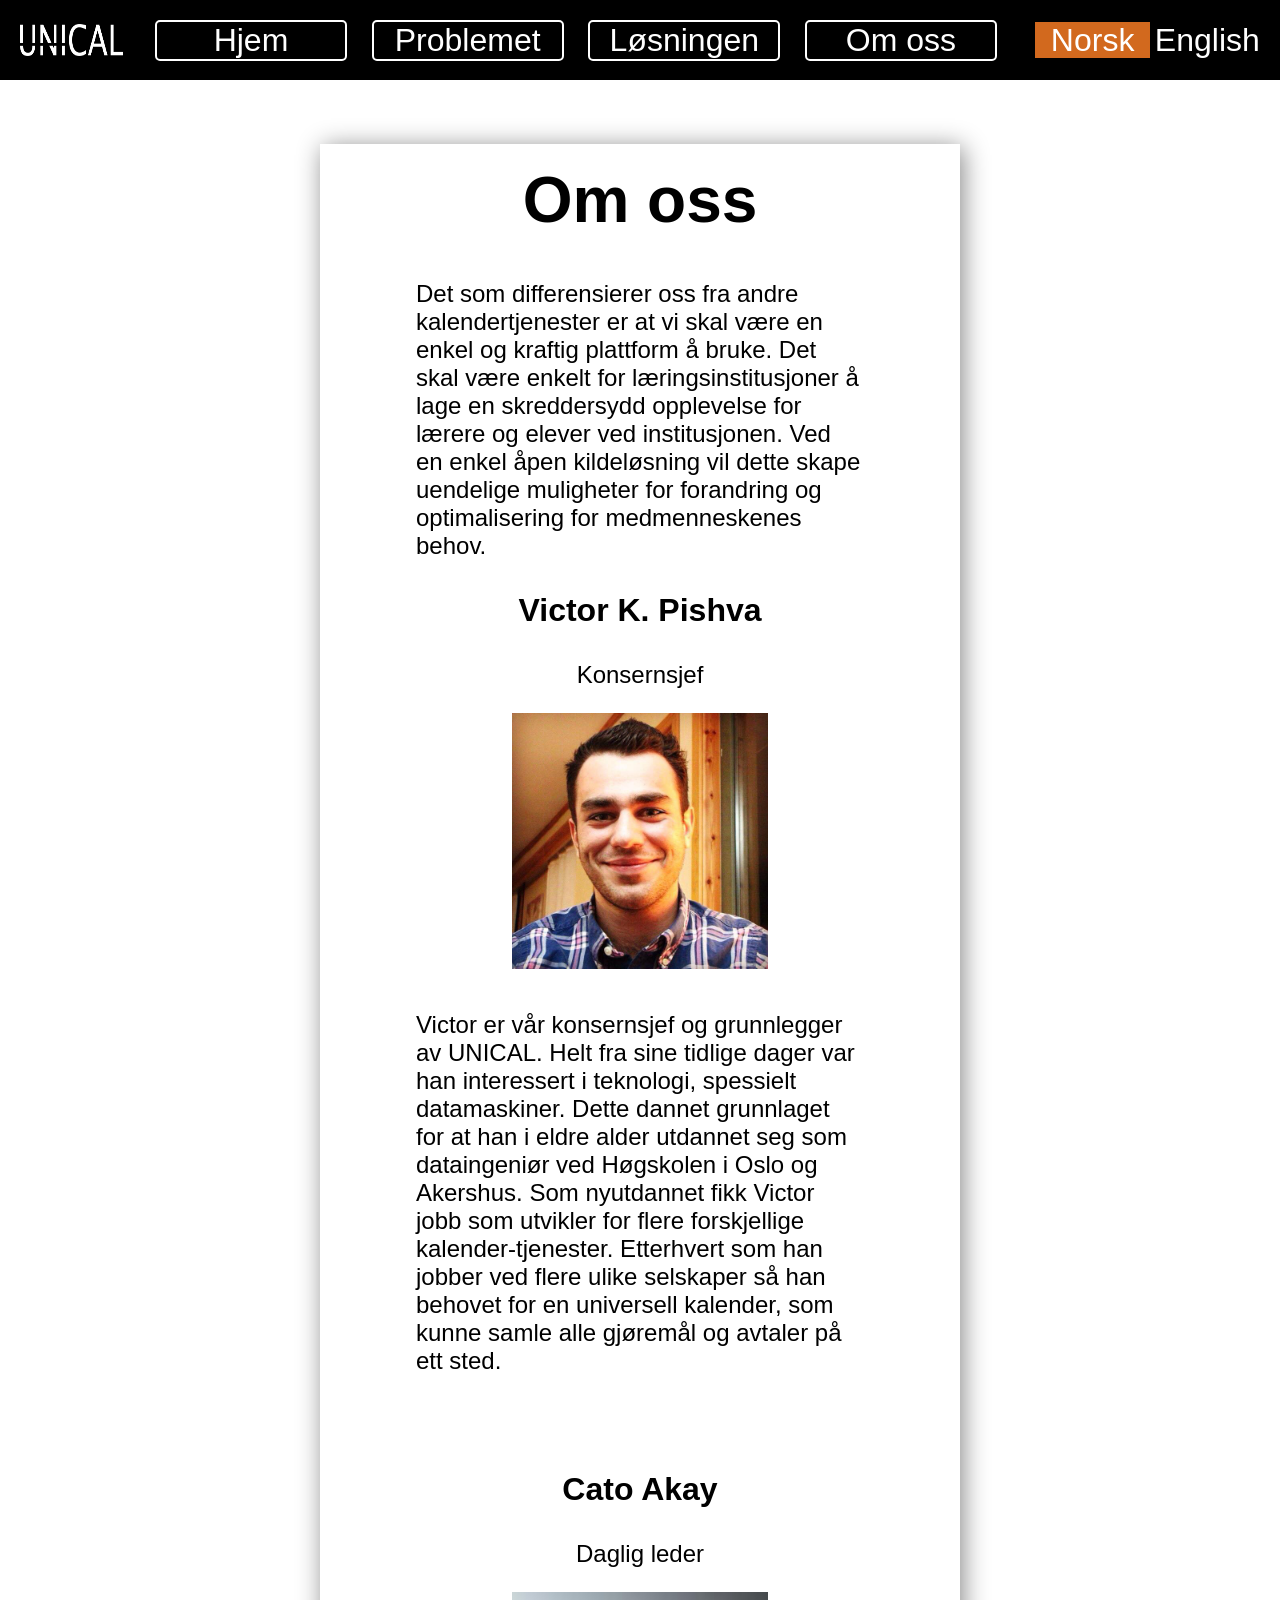
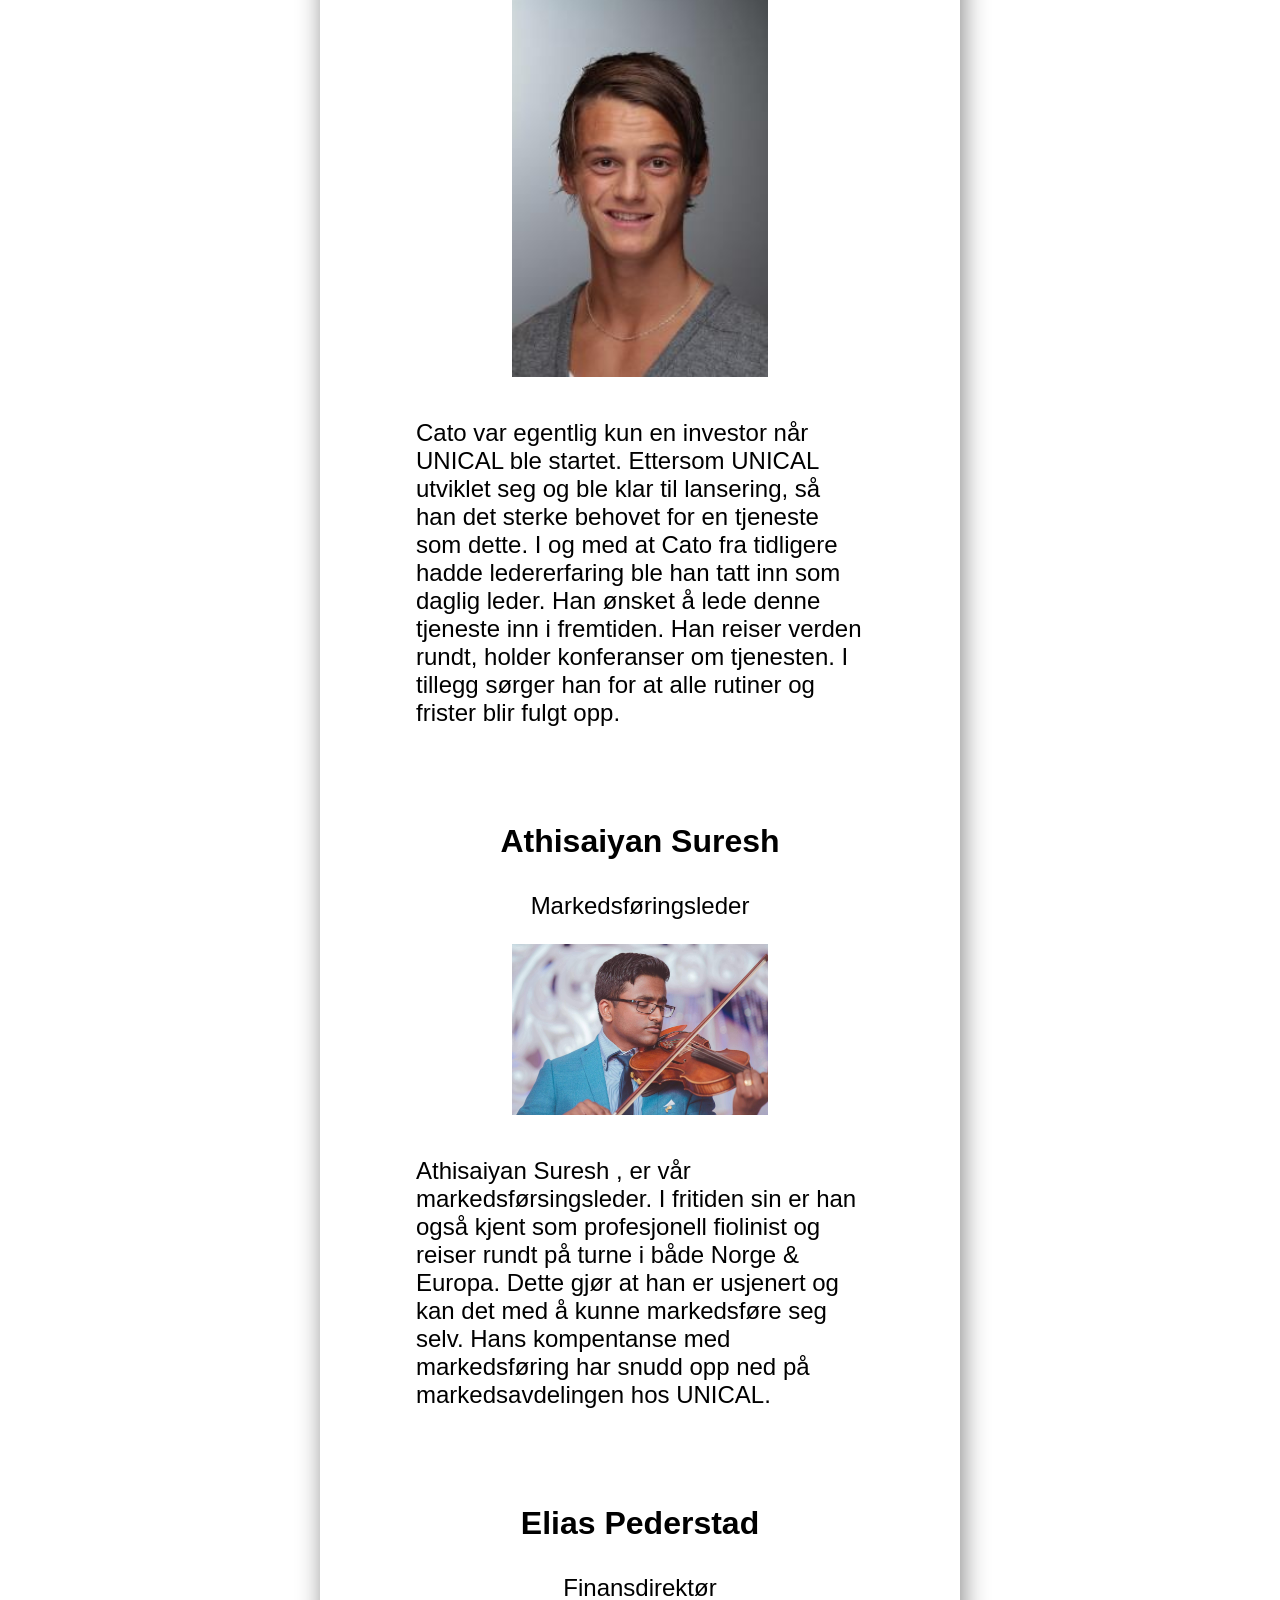
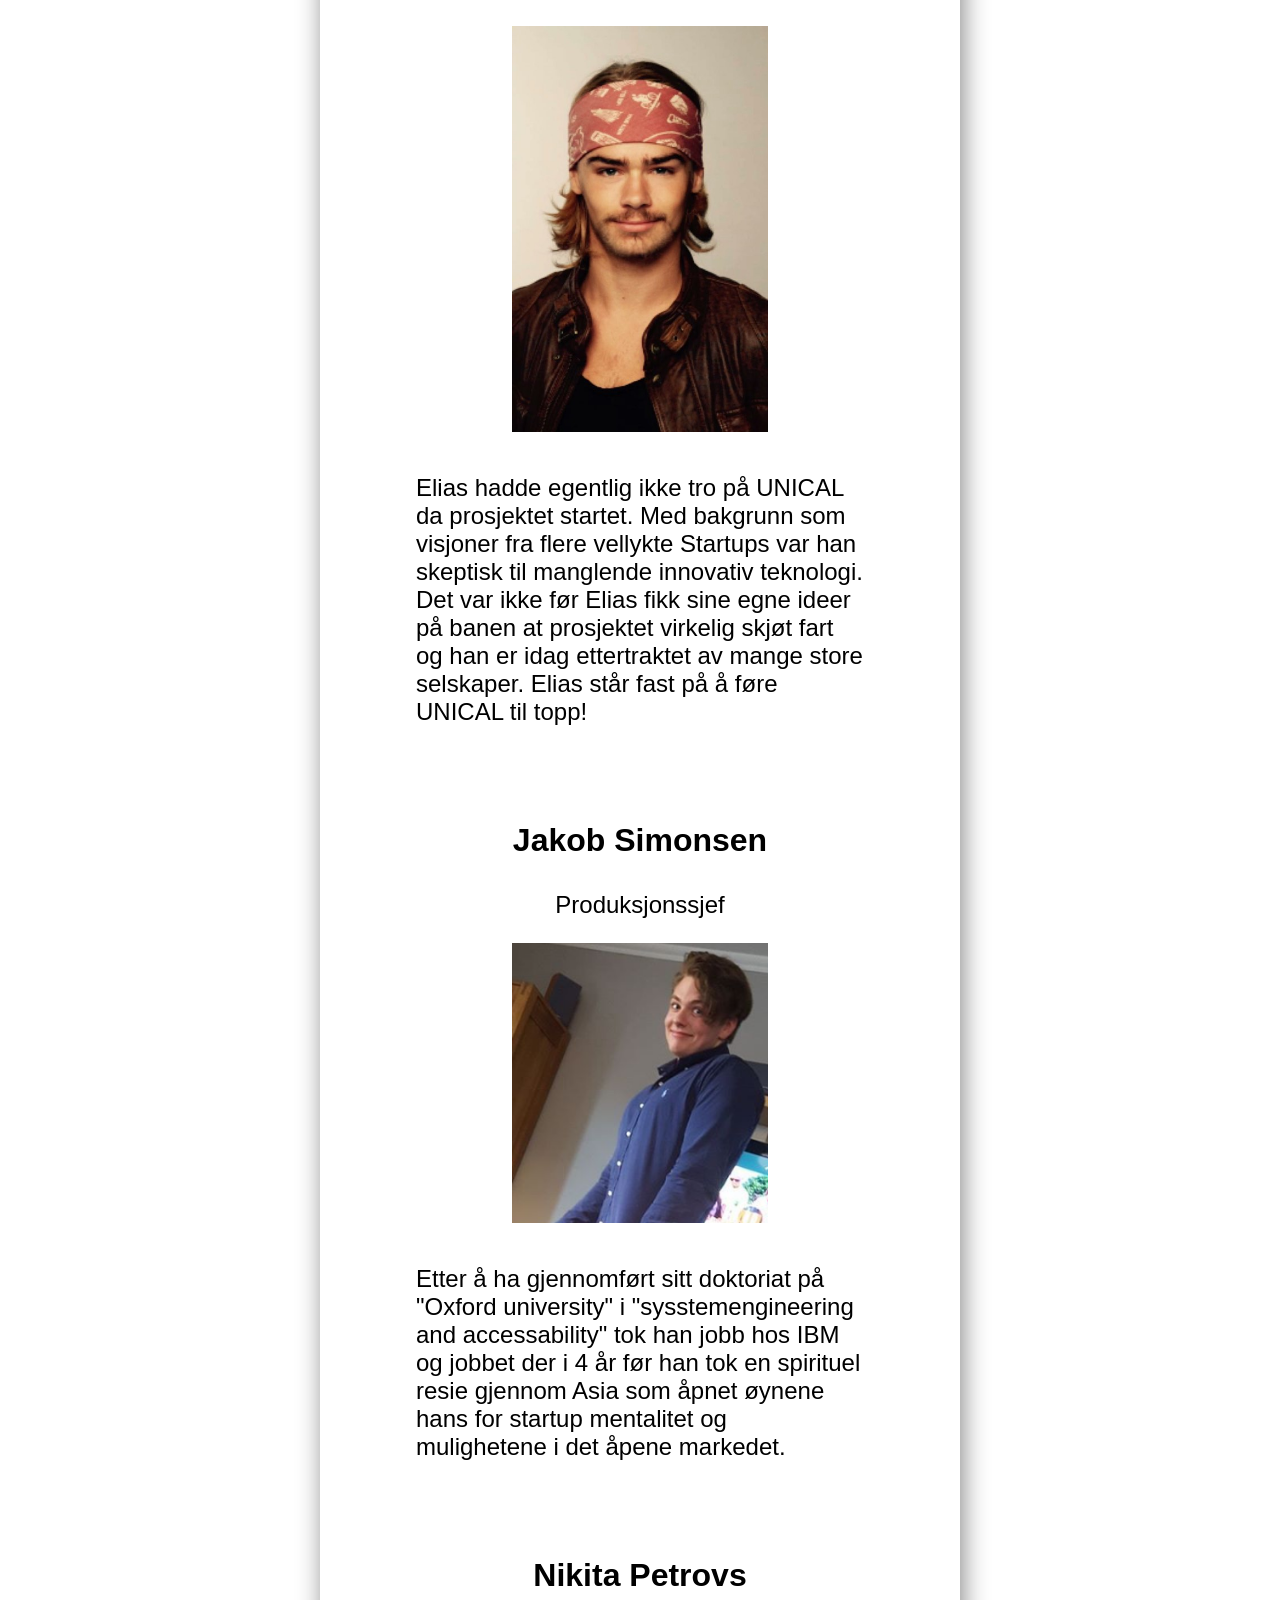
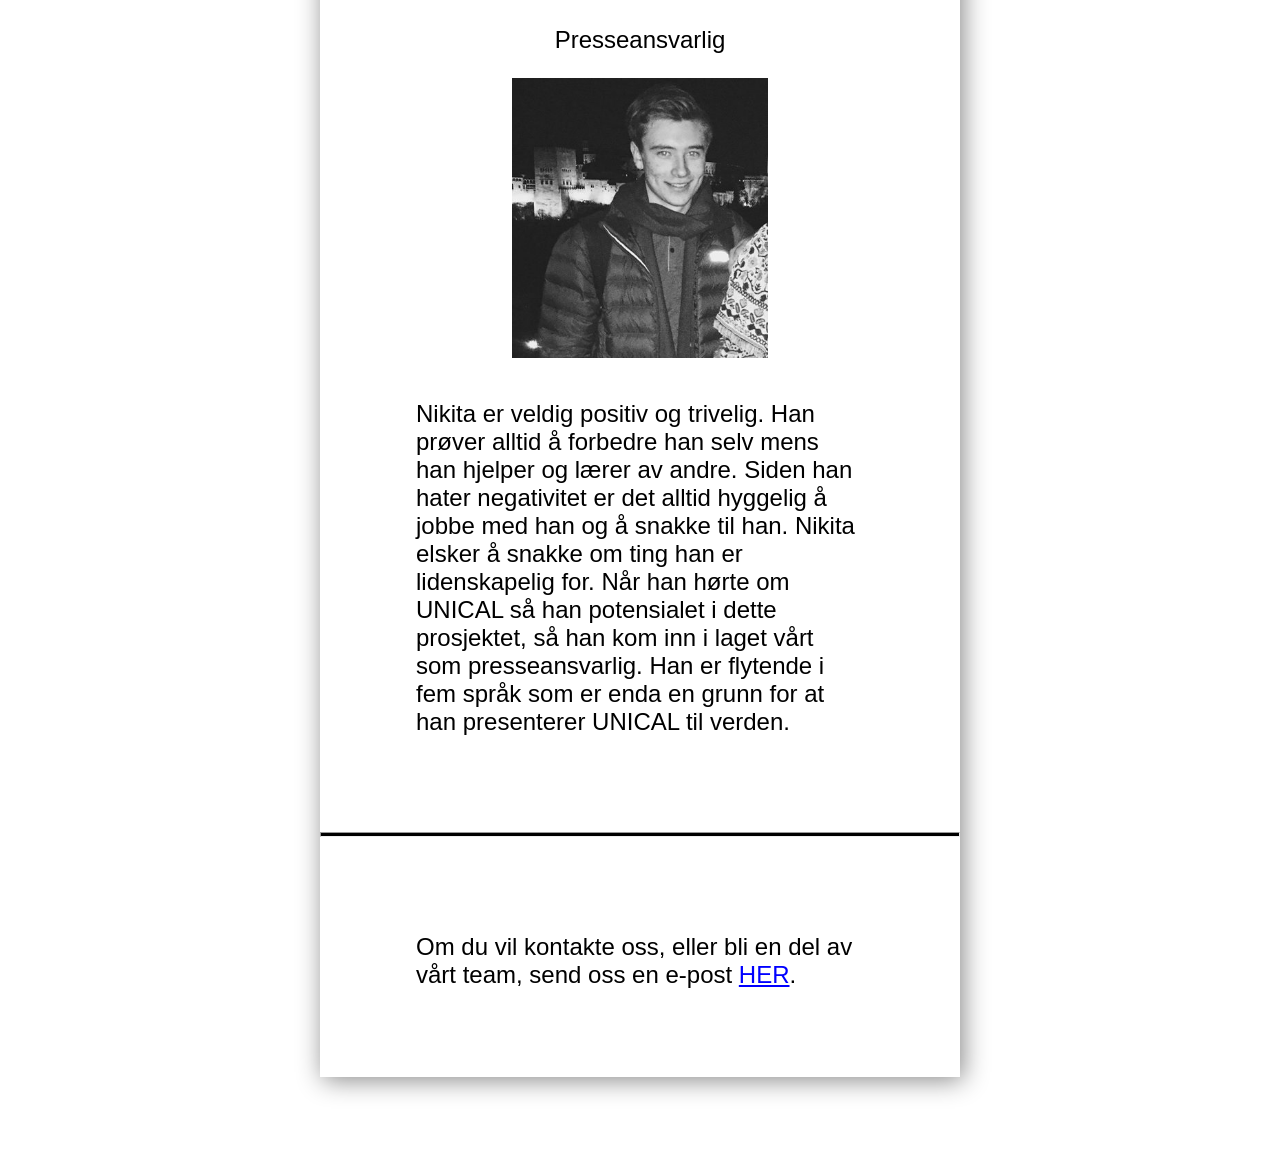
<file: Final Project/OmOss.html>
<!DOCTYPE html>
<html lang="nb">
    <head>
        <meta charset="utf-8">
        <meta name="viewport" content="width=device-width, initial-scale=1.0">
        <meta name="author" content="Cato Hilmi Akay, Athisaiyan Suresh, Elias Pederstad, Jakob Simonsen, Nikita Petrovs, Victor K. Pishva">
        <meta name="description" content="Dette er UNICAL sin webside om hver medarbeider. Kontakt oss om du vil bli en del av vårt team.">
        <meta name="keywords" content="UNICAL, Universell kalender, alle kalendere på ett sted, en kalender for alle kalendere, enkel kalender å bruke, inovativ kalender">
        <link rel="shortcut icon" href="favicon.ico">
        <link rel="stylesheet" href="FinalStyle.css">
        <title>UNICAL - Om oss</title>
    </head>

    <body>


        <header>
            <nav
              ><img tabindex="0" class="logodef" src="./UNICALV1920x1080onlytxt.png"/ alt title="Vår logo"
              ><img tabindex="0" class="logomob" src="./UNICALV1280x768onlytxt.png"/ alt title="Vår logo">
              <a href="FinalLangNB.html" aria.link role="link" class="NavElement">Hjem</a>
              <a href="Problemet.html" aria.link role="link" class="NavElement">Problemet</a>
              <a href="Losningen.html" aria.link role="link" class="NavElement">Løsningen</a>
              <a href="OmOss.html" aria.link role="link" class="NavElement">Om oss</a>
              <label for="toggle-1"><img tabindex="0" class="Burger" src="./fpBurger.png" alt title="Meny"><p class="hiddenlabeltext">Trykk her for meny</p></label> <input  tabindex="0" type="checkbox" id="toggle-1"
              ><div class="ghosttext">
                <div class="mobileLinks"><a href="FinalLangNB.html" aria.link role="link">Hjem</a></div>
                <div class="mobileLinks"><a href="Problemet.html" aria.link role="link">Problemet</a></div>
                <div class="mobileLinks"><a href="Losningen.html" aria.link role="link">Løsningen</a></div>
                <div class="mobileLinks"><a href="OmOss.html" aria.link role="link">Om oss</a></div>
              </div>

                <div class="lang">
                  <a tabindex="0" class="sprakactive">Norsk</a>
                  <a class="mindre"  href="AboutUs.html" aria.link role="link" title="Change to English">English</a>
                </div>
                <div class="lang2">
                  <a tabindex="0" class="sprakactive">NO</a>
                  <a class="mindre"  href="AboutUs.html" aria.link role="link">EN</a>
                </div>
            </nav>
          <div class="placeholder"></div>
        </header>
        <section class="omoss" id="V1">
          <h1 tabindex="0" class="omossoverskrift">Om oss</h1>
            <p class="omosstekst2" tabindex="0">Det som differensierer oss fra andre kalendertjenester er at vi skal være en enkel og kraftig plattform å bruke. Det skal være enkelt for læringsinstitusjoner å lage en skreddersydd opplevelse for lærere og elever ved institusjonen. Ved en enkel åpen kildeløsning vil dette skape uendelige muligheter for forandring og optimalisering for medmenneskenes behov. </p>
          <div class="personholder">
            <h3 tabindex="0" class="navn">Victor K. Pishva</h3>
            <p tabindex="0" class="omosstekst3">Konsernsjef</p>
            <img tabindex="0" class="omossbilde" src="./Victor.jpg" alt="Picture of Victor K. Pishva">
            <br>
            <p tabindex="0" class="omosstekst">Victor er vår konsernsjef og grunnlegger av UNICAL. Helt fra sine tidlige dager var han interessert i teknologi, spessielt datamaskiner. Dette dannet grunnlaget for at han i eldre alder utdannet seg som dataingeniør ved Høgskolen i Oslo og Akershus. Som nyutdannet fikk Victor jobb som utvikler for flere forskjellige kalender-tjenester. Etterhvert som han jobber ved flere ulike selskaper så han behovet for en universell kalender, som kunne samle alle gjøremål og avtaler på ett sted.</p>
          </div>

          <div class="personholder">
            <h3 tabindex="0" class="navn">Cato Akay</h3>
            <p tabindex="0" class="omosstekst3">Daglig leder</p>
            <img tabindex="0" class="omossbilde" src="./Catoboy.jpg" alt="Picture of Cato Akay">
            <br>
            <p tabindex="0" class="omosstekst">Cato var egentlig kun en investor når UNICAL ble startet. Ettersom UNICAL utviklet seg og ble klar til lansering, så han det sterke behovet for en tjeneste som dette. I og med at Cato fra tidligere hadde ledererfaring ble han tatt inn som daglig leder. Han ønsket å lede denne tjeneste inn i fremtiden. Han reiser verden rundt, holder konferanser om tjenesten. I tillegg sørger han for at alle rutiner og frister blir fulgt opp.</p>
          </div>

          <div  class="personholder">
            <h3 tabindex="0" class="navn">Athisaiyan Suresh</h3>
            <p tabindex="0" class="omosstekst3">Markedsføringsleder</p>
            <img tabindex="0" class="omossbilde" src="./Athi.jpg" alt="Picture of Athisaiyan Suresh">
            <br>
            <p tabindex="0" class="omosstekst">Athisaiyan Suresh , er vår markedsførsingsleder. I fritiden sin er han også kjent som  profesjonell fiolinist og reiser rundt på turne i både Norge & Europa. Dette gjør at han er usjenert og kan det med å kunne markedsføre seg selv. Hans kompentanse med markedsføring har snudd opp ned på markedsavdelingen hos UNICAL.</p>
          </div>

          <div class="personholder">
            <h3 tabindex="0" class="navn">Elias Pederstad</h3>
            <p tabindex="0" class="omosstekst3">Finansdirektør</p>
            <img tabindex="0" class="omossbilde" src="./Elias.jpg" alt="Picture of Elias Pederstad">
            <br>
            <p tabindex="0" class="omosstekst">Elias hadde egentlig ikke tro på UNICAL da prosjektet startet. Med bakgrunn som visjoner fra flere vellykte Startups var han skeptisk til manglende innovativ teknologi. Det var ikke før Elias fikk sine egne ideer på banen at prosjektet virkelig skjøt fart og han er idag ettertraktet av mange store selskaper. Elias står fast på å føre UNICAL til topp!</p>
          </div>

          <div class="personholder">
            <h3 tabindex="0" class="navn">Jakob Simonsen</h3>
            <p tabindex="0" class="omosstekst3">Produksjonssjef</p>
            <img tabindex="0" class="omossbilde" src="./Jakob.png" alt="Picture of Jakob Simonsen">
            <br>
            <p tabindex="0" class="omosstekst">Etter å ha gjennomført sitt doktoriat på "Oxford university" i "sysstemengineering and accessability" tok han jobb hos IBM og jobbet der i 4 år før han tok en spirituel resie gjennom Asia som åpnet øynene hans for startup mentalitet og mulighetene i det åpene markedet.</p>
          </div>

          <div class="personholdersist">
            <h3 tabindex="0" class="navn">Nikita Petrovs</h3>
            <p tabindex="0" class="omosstekst3">Presseansvarlig</p>
            <img tabindex="0" class="omossbilde" src="./Nikita.jpg" alt="Picture of Nikita Petrovs">
            <br>
            <p tabindex="0" class="omosstekst">Nikita er veldig positiv og trivelig. Han prøver alltid å forbedre han selv mens han hjelper og lærer av andre. Siden han hater negativitet er det alltid hyggelig å jobbe med han og å snakke til han. Nikita elsker å snakke om ting han er lidenskapelig for. Når han hørte om UNICAL så han potensialet i dette prosjektet, så han kom inn i laget vårt som presseansvarlig. Han er flytende i fem språk som er enda en grunn for at han presenterer UNICAL til verden.</p>
          </div>
          <hr>
          <div class="contactus">
            <p tabindex="0" class="omosstekst">Om du vil kontakte oss, eller bli en del av vårt team, send oss en e-post <a tabindex="0" id="mail" href="mailto:victor.pishva@gmail.com">HER</a>.</p>
          </div>
        </section>

    </body>
</html>
</file>
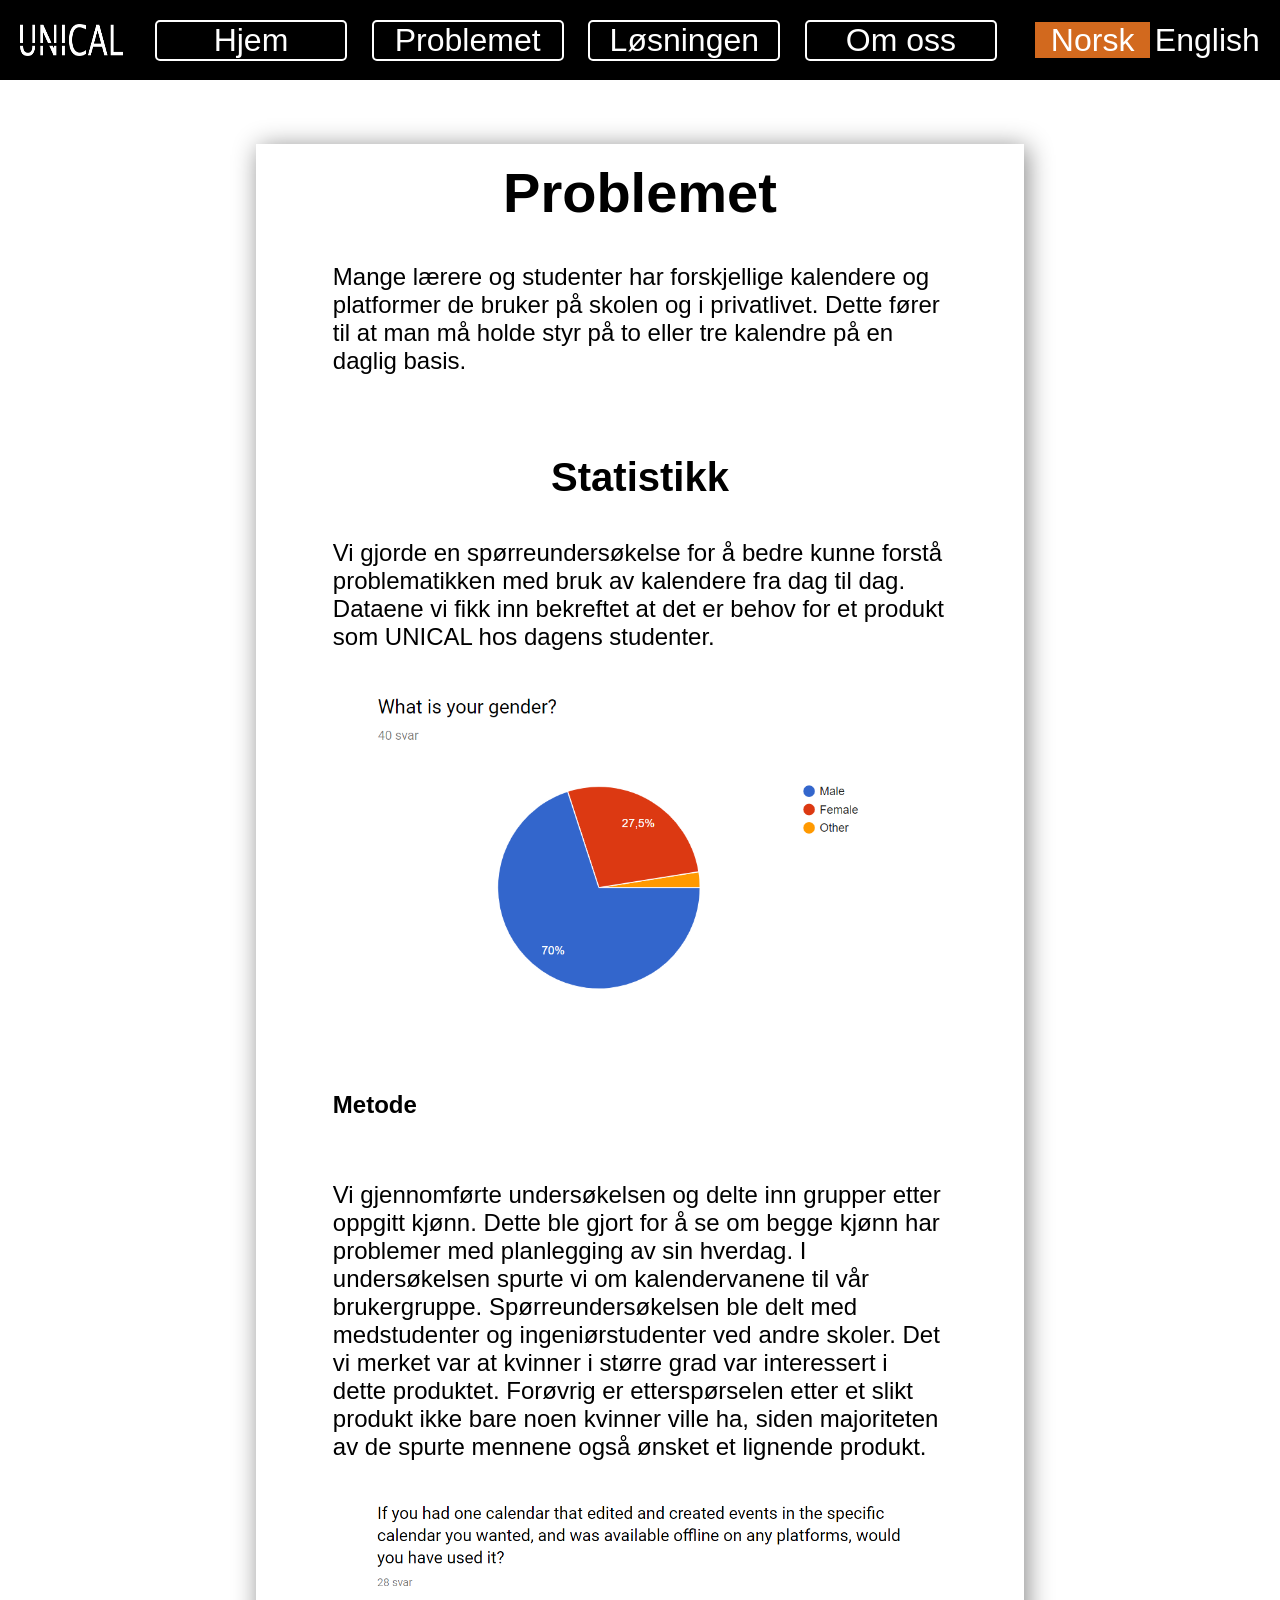
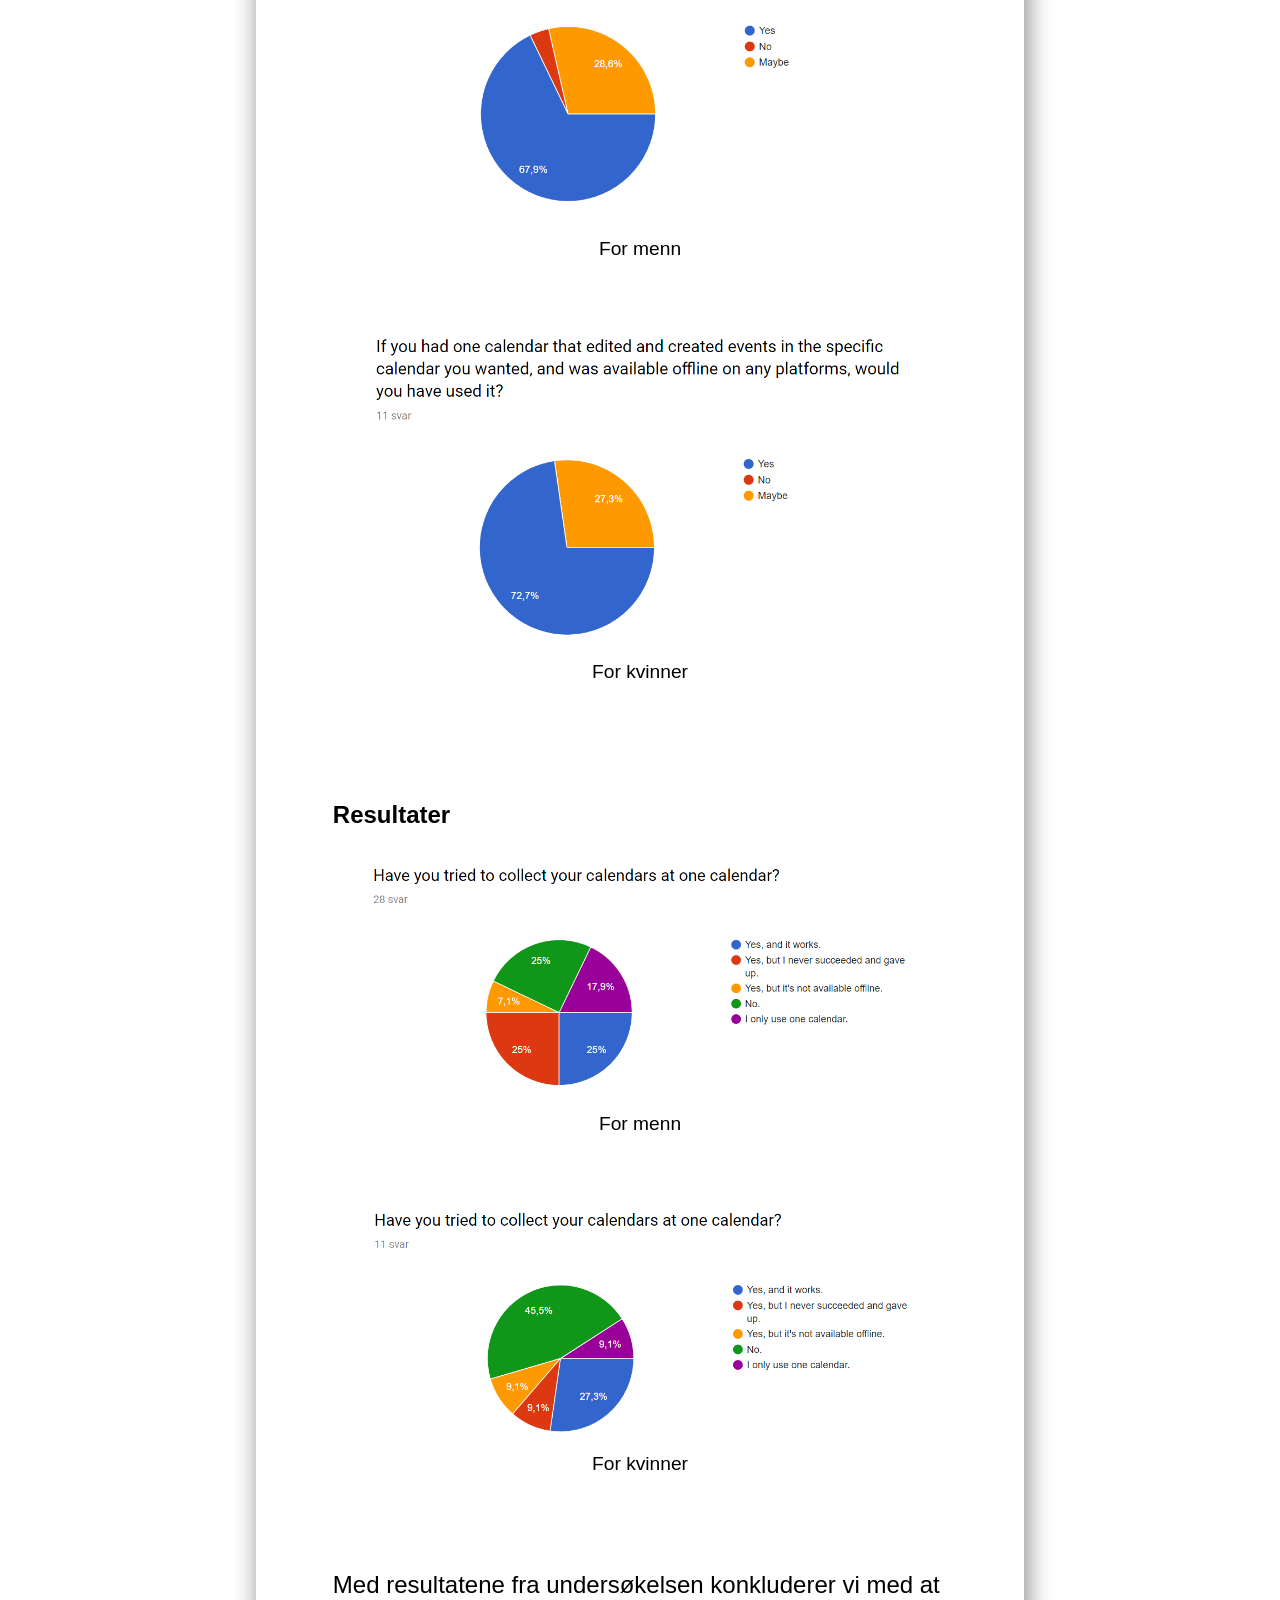
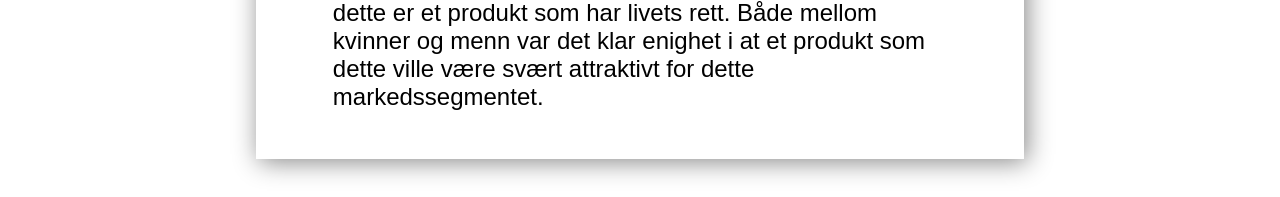
<file: Final Project/Problemet.html>
<!DOCTYPE html>
<html lang="nb">
    <head>
        <meta charset="utf-8">
        <meta name="viewport" content="width=device-width, initial-scale=1.0">
        <meta name="author" content="Cato Hilmi Akay, Athisaiyan Suresh, Elias Pederstad, Jakob Simonsen, Nikita Petrovs, Victor K. Pishva">
        <meta name="description" content="På denne siden beskriver vi problemet, som er bakenforliggende for vårt produkt. Igjennom vår spøspørreundersøkelse fant vi ut at mange har et problem med bruk av flere kalendere for å holde styr på dagene sine">
        <meta name="keywords" content="UNICAL, Universell kalender, alle kalendere på ett sted, en kalender for alle kalendere, enkel kalender å bruke, inovativ kalender">
        <link rel="shortcut icon" href="favicon.ico">
        <link rel="stylesheet" href="FinalStyle.css">
        <title>UNICAL - Problemet</title>
    </head>

    <body>
        <header>
            <nav
              ><img tabindex="0" class="logodef" src="./UNICALV1920x1080onlytxt.png"/ alt title="Vår logo"
              ><img tabindex="0" class="logomob" src="./UNICALV1280x768onlytxt.png"/ alt title="Vår logo">
              <a href="FinalLangNB.html" aria.link role="link" class="NavElement">Hjem</a>
              <a href="Problemet.html" aria.link role="link" class="NavElement">Problemet</a>
              <a href="Losningen.html" aria.link role="link" class="NavElement">Løsningen</a>
              <a href="OmOss.html" aria.link role="link" class="NavElement">Om oss</a>
              <label for="toggle-1"><img tabindex="0" class="Burger" src="./fpBurger.png" alt title="Meny"><p class="hiddenlabeltext">Trykk her for meny</p></label> <input  tabindex="0" type="checkbox" id="toggle-1"
              ><div class="ghosttext">
                <div class="mobileLinks"><a href="FinalLangNB.html" aria.link role="link">Hjem</a></div>
                <div class="mobileLinks"><a href="Problemet.html" aria.link role="link">Problemet</a></div>
                <div class="mobileLinks"><a href="Losningen.html" aria.link role="link">Løsningen</a></div>
                <div class="mobileLinks"><a href="OmOss.html" aria.link role="link">Om oss</a></div>
              </div>
                <div class="lang">
                  <a tabindex="0" class="sprakactive">Norsk</a>
                  <a class="mindre"  href="TheProblem.html" title="Change to English">English</a>
                </div>
                <div class="lang2">
                  <a tabindex="0" class="sprakactive">NO</a>
                  <a class="mindre" href="TheProblem.html">EN</a>
                </div>
            </nav>
          <div class="placeholder"></div>
        </header>

        <section class="Losningen">
          <div class="textholderP1">
          <h1 tabindex="0" class="losningover">Problemet</h1>
          <p tabindex="0" class="losningtekst">Mange lærere og studenter har forskjellige kalendere og platformer de bruker på skolen og i privatlivet. Dette fører til at man må holde styr på to eller tre kalendre på en daglig basis.</p>
        </div>
        <div class="textholderP2">
                      <h2 tabindex="0" class="losningover2">Statistikk</h2>
          <p tabindex="0" class="losningtekst">Vi gjorde en spørreundersøkelse for å bedre kunne forstå problematikken med bruk av kalendere fra dag til dag. Dataene vi fikk inn bekreftet at det er behov for et produkt som UNICAL hos dagens studenter.</p>
<img class="bilderP" tabindex="0" src="bilde1.png" alt="Bildet fra undersøkelsen, av hvor mange som er mann, kvinne eller annet."/>
        </div>
        <div class="textholderP3">
            <h3 tabindex="0" class="losningtekst2">Metode</h3>
            <p tabindex="0" class="losningtekst">Vi gjennomførte undersøkelsen og delte inn grupper etter oppgitt kjønn. Dette ble gjort for å se om begge kjønn har problemer med planlegging av sin hverdag. I undersøkelsen spurte vi om kalendervanene til vår brukergruppe. Spørreundersøkelsen ble delt med medstudenter og ingeniørstudenter ved andre skoler. Det vi merket var at kvinner i større grad var interessert i dette produktet. Forøvrig er etterspørselen etter et slikt produkt ikke bare noen kvinner ville ha, siden majoriteten av de spurte mennene også ønsket et lignende produkt.</p>
            <img class="bilderP" tabindex="0" src="bilde2.png" alt="Bildet fra undersøkelsen, av hvor mange av mennene som ville brukt Unical">
            <p tabindex="0" class="losningtekst123">For menn</p>

            <img class="bilderP" tabindex="0" src="bilde3.png" alt="Bildet fra undersøkelsen, av hvor mange av kvinnene som ville brukt Unical">
            <p tabindex="0" class="losningtekst123">For kvinner</p>
        </div>
        <div class="textholderPslutt">
                        <h3 tabindex="0" class="losningtekst2">Resultater</h3>
            <img class="bilderP" tabindex="0" src="Menn.png" alt=" I diagrammet som her er vist ser vi at de fleste menn har prøvd å samle inn alle kalendere til ett sted , men halvparten av de som prøvde lyktes ikke. Kun 25% klarte å samle alle kalenderene sine på ett sted.">
            <p tabindex="0" class="losningtekst123">For menn</p>

            <img class="bilderP" tabindex="0" src="Kvinner.png" alt="Hos kvinner ser vi at de fleste problemer med  å samle kalenderene sine til en kalender. Rundt 30% svarer at de har klart å samle alle kalendere på samme sted.">
            <p tabindex="0" class="losningtekst123">For kvinner</p>
            <p tabindex="0" class="losningtekst">Med resultatene fra undersøkelsen konkluderer vi med at dette er et produkt som har livets rett. Både mellom kvinner og menn var det klar enighet i at et produkt som dette ville være svært attraktivt for dette markedssegmentet.</p>
        </div>
        </section>
  </body>
</html>
</file>
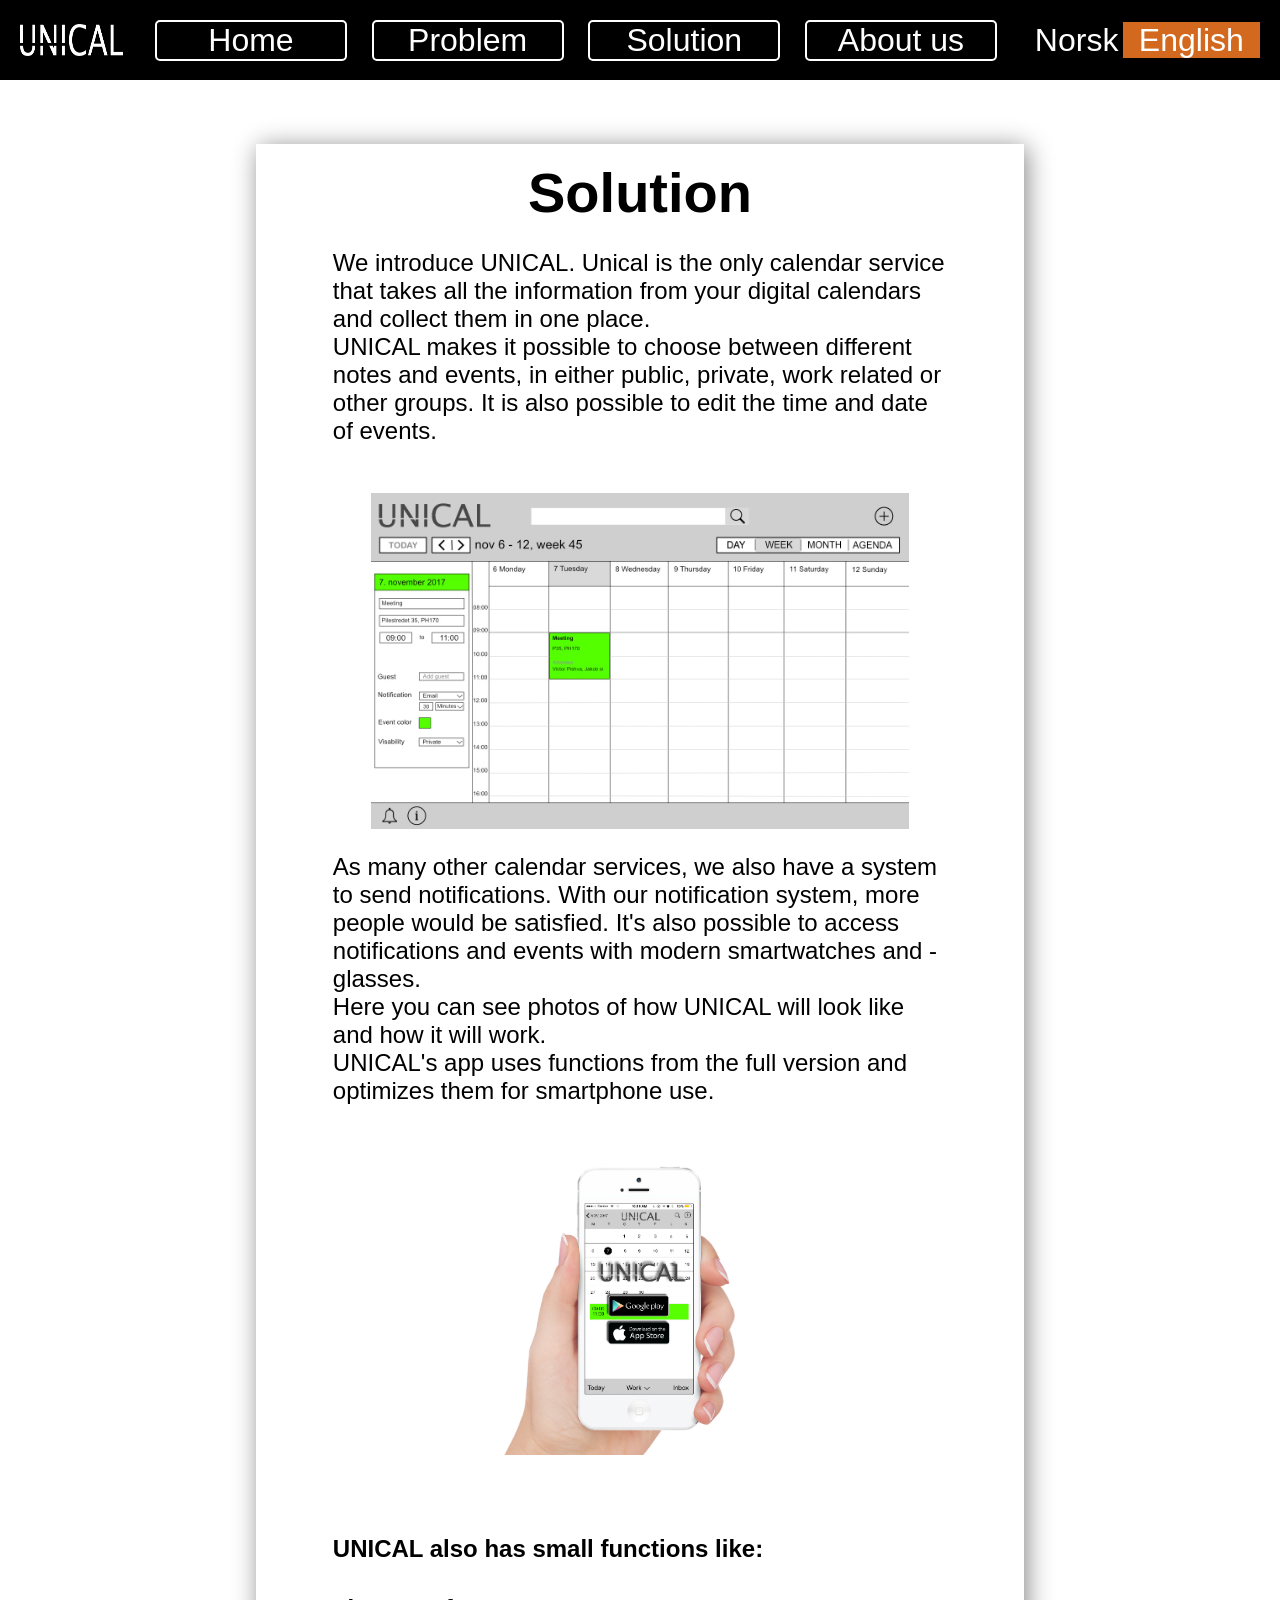
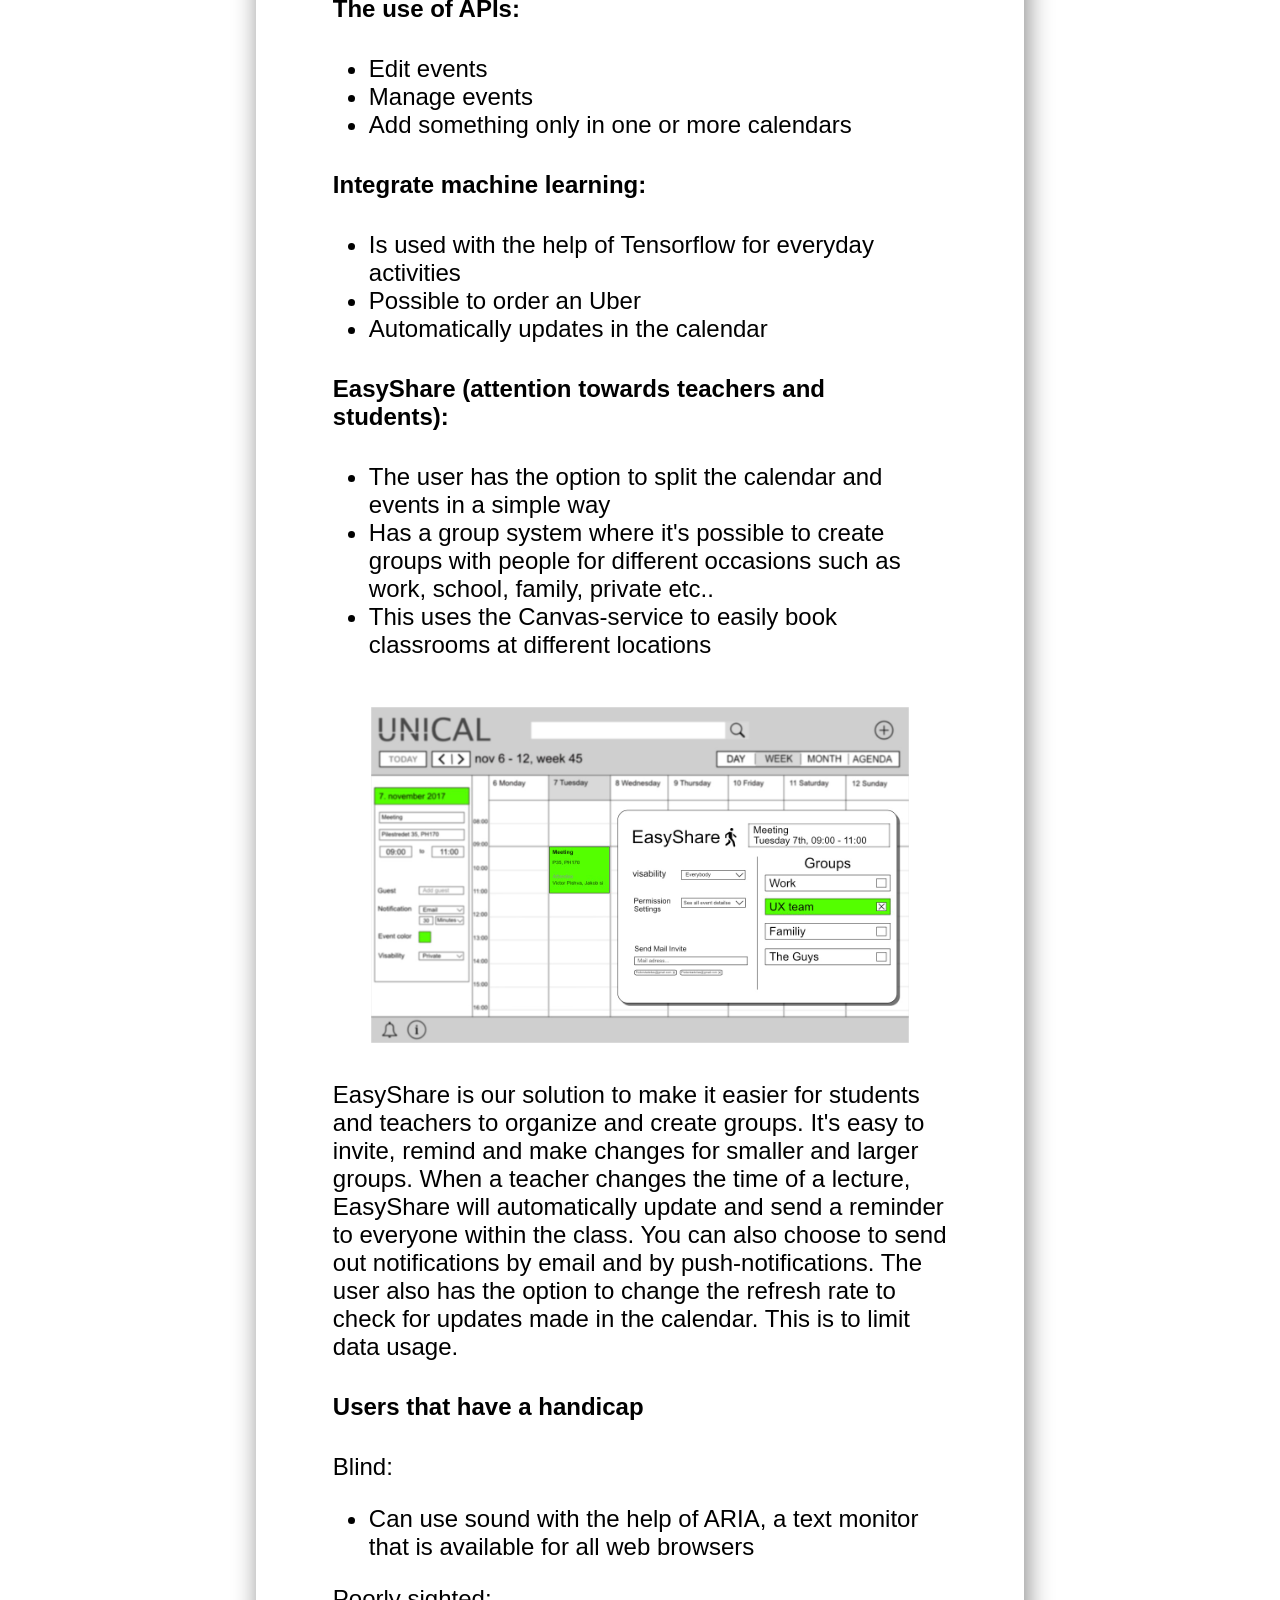
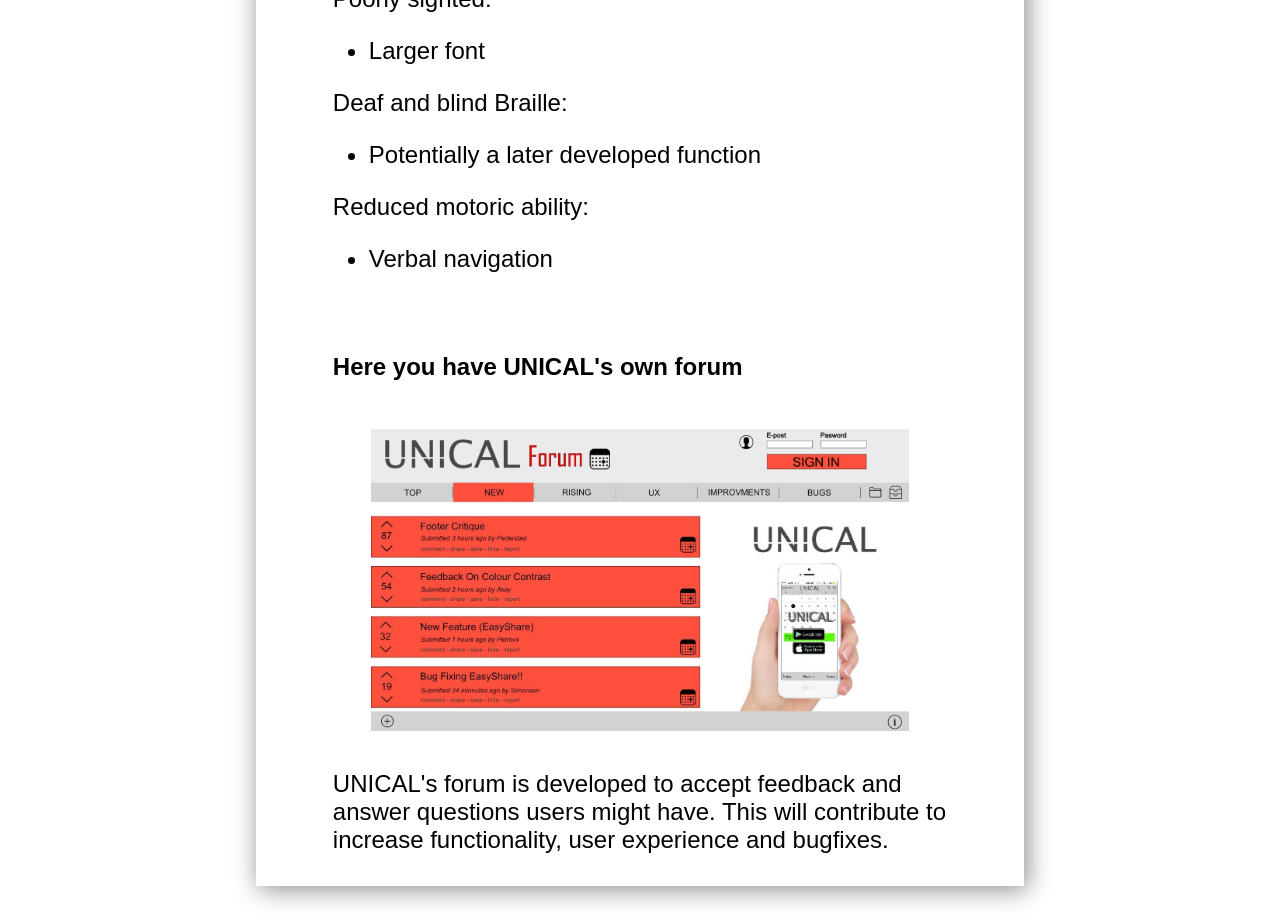
<file: Final Project/Solution.html>
<!DOCTYPE html>
<html lang="en">
    <head>
        <meta charset="utf-8">
        <meta name="viewport" content="width=device-width, initial-scale=1.0">
        <meta name="author" content="Cato Hilmi Akay, Athisaiyan Suresh, Elias Pederstad, Jakob Simonsen, Nikita Petrovs, Victor K. Pishva">
        <meta name="description" content="Here is our solution for people who needs to use more than one calendar daily to plan their day. UNICAL collect all your calendars at one place, and does structuring your day and sharing your calendar fun.">
        <meta name="keywords" content="UNICAL, Universal calendar, all calendars in one place, one calendar for all calendars, easy calendar to use, inovative calendar">
        <link rel="shortcut icon" href="favicon.ico">
        <link rel="stylesheet" href="FinalStyle.css">
        <title>UNICAL - The Solution</title>
    </head>
    <body>
        <header>
            <nav
              ><img tabindex="0" class="logodef" src="./UNICALV1920x1080onlytxt.png"/ alt title="Our logo"
              ><img tabindex="0" class="logomob" src="./UNICALV1280x768onlytxt.png"/ alt title="Our logo">
              <a href="FinalLangEN.html" class="NavElement" aria.link role="link">Home</a>
              <a href="TheProblem.html" class="NavElement" aria.link role="link">Problem</a>
              <a href="Solution.html" class="NavElement" aria.link role="link">Solution</a>
              <a href="AboutUs.html" class="NavElement" aria.link role="link">About us</a>
              <label for="toggle-1"><img tabindex="0" class="Burger" src="./fpBurger.png" alt title="Meny"><p class="hiddenlabeltext">Press here for menu</p></label> <input  tabindex="0" type="checkbox" id="toggle-1"
              ><div class="ghosttext">
                <div class="mobileLinks"><a href="FinalLangEN.html" aria.link role="link">Home</a></div>
                <div class="mobileLinks"><a href="TheProblem.html" aria.link role="link">Problem</a></div>
                <div class="mobileLinks"><a href="Solution.html" aria.link role="link">Solution</a></div>
                <div class="mobileLinks"><a href="AboutUs.html" aria.link role="link">About Us</a></div>
              </div>
                <div class="lang">
                  <a class="mindre" href="Losningen.html" aria.link role="link" title="Bytt til Norsk">Norsk</a>
                  <a tabindex="0" class="sprakactive">English</a>
                </div>
                <div class="lang2">
                  <a class="mindre"  href="Losningen.html" aria.link role="link">NO</a>
                  <a tabindex="0" class="sprakactive">EN</a>
                </div>
            </nav>
          <div class="placeholder"></div>
        </header>

      <section class="Losningen">
        <div class="textholderL1">
        <h1 tabindex="0" class="losningover">Solution</h1>
        <p tabindex="0" class="losningtekst2">We introduce UNICAL. Unical is the only calendar service that takes all the information from your digital calendars and collect them in one place.</br>
      UNICAL makes it possible to choose between different notes and events, in either public, private, work related or other groups. It is also possible to edit the time and date of events.</p>
      <img class="bilderL" tabindex="0" src="bilde44.jpg" alt="Here is a picture of how the calendar looks and how you safe stuff in your calendar.">
      <p tabindex="0" class="losningtekst2">As many other calendar services, we also have a system to send notifications. With our notification system, more people would be satisfied. It's also possible to access notifications and events with modern smartwatches and -glasses.</br>
      Here you can see photos of how UNICAL will look like and how it will work.</br>
      UNICAL's app uses functions from the full version and optimizes them for smartphone use.</p> <img class="bilderL" tabindex="0" src="bilde11.png" alt="Picture of Unical on a mobile.">
      </div>
      <div class="textholderL2">
        <h4 tabindex="0" class="losningtekst2">UNICAL also has small functions like:</h4>
          <h4 tabindex="0" class="losningtekst2">The use of APIs:</h4>
        <ul>
          <li tabindex="0" class="losningliste">Edit events</li>
          <li tabindex="0" class="losningliste">Manage events</li>
          <li tabindex="0" class="losningliste">Add something only in one or more calendars</li>
        </ul>
        <h4 tabindex="0" class="losningtekst2">Integrate machine learning:</h4>
        <ul>
          <li tabindex="0" class="losningliste">Is used with the help of Tensorflow for everyday activities</li>
          <li tabindex="0" class="losningliste">Possible to order an Uber</li>
          <li tabindex="0" class="losningliste">Automatically updates in the calendar</li>
        </ul>
        <h4 tabindex="0" class="losningtekst2">EasyShare (attention towards teachers and students):</h4>
        <ul>
          <li tabindex="0" class="losningliste">The user has the option to split the calendar and events in a simple way</li>
          <li tabindex="0" class="losningliste"> Has a group system where it's possible to create groups with people for different occasions such as work, school, family, private etc..</li>
          <li tabindex="0" class="losningliste">This uses the Canvas-service to easily book classrooms at different locations </li>
        </ul>
        <img class="bilderL" tabindex="0" src="bilde33.jpg" alt="This is a picture showing how you can use EasyShare. In the picture it pops up a new window asking who you want to share your calender with.">
        <p tabindex="0" class="losningtekst">EasyShare is our solution to make it easier for students and teachers to organize and create groups. It's easy to invite, remind and make changes for smaller and larger groups. When a teacher changes the time of a lecture, EasyShare will automatically update and send a reminder to everyone within the class. You can also choose to send out notifications by email and by push-notifications. The user also has the option to change the refresh rate to check for updates made in the calendar. This is to limit data usage.</p>
        <h4 tabindex="0" class="losningtekst2">Users that have a handicap</h4>
          <p tabindex="0" class="losningtekst2">Blind: </p>
        <ul>
          <li tabindex="0" class="losningliste">Can use sound with the help of ARIA, a text monitor that is available for all web browsers </li>
        </ul>
        <p tabindex="0" class="losningtekst2">Poorly sighted:</p>
        <ul>
          <li tabindex="0" class="losningliste">Larger font</li>
        </ul>
        <p tabindex="0" class="losningtekst2">Deaf and blind Braille:</p>
        <ul>
          <li tabindex="0" class="losningliste">Potentially a later developed function</li>
        </ul>
        <p tabindex="0" class="losningtekst2">Reduced motoric ability:</p>
        <ul>
          <li tabindex="0" class="losningliste">Verbal navigation</li>
        </ul>
      </div>
      <div class="textholderL3">
      </div>
      <div class="textholderL5">
          <h3 tabindex="0" class="losningtekst2">Here you have UNICAL's own forum</h3>
          <img class="bilderL" tabindex="0" src="./bilde22.jpg" alt="Picture of UNICALs forum. The picture shows questions that you can upvote or downvote.">
                   <p tabindex="0" class="losningtekst">UNICAL's forum is developed to accept feedback and answer questions users might have. This will contribute to increase functionality, user experience and bugfixes.</p>
      </div>

      </section>
    </body>
</html>
</file>
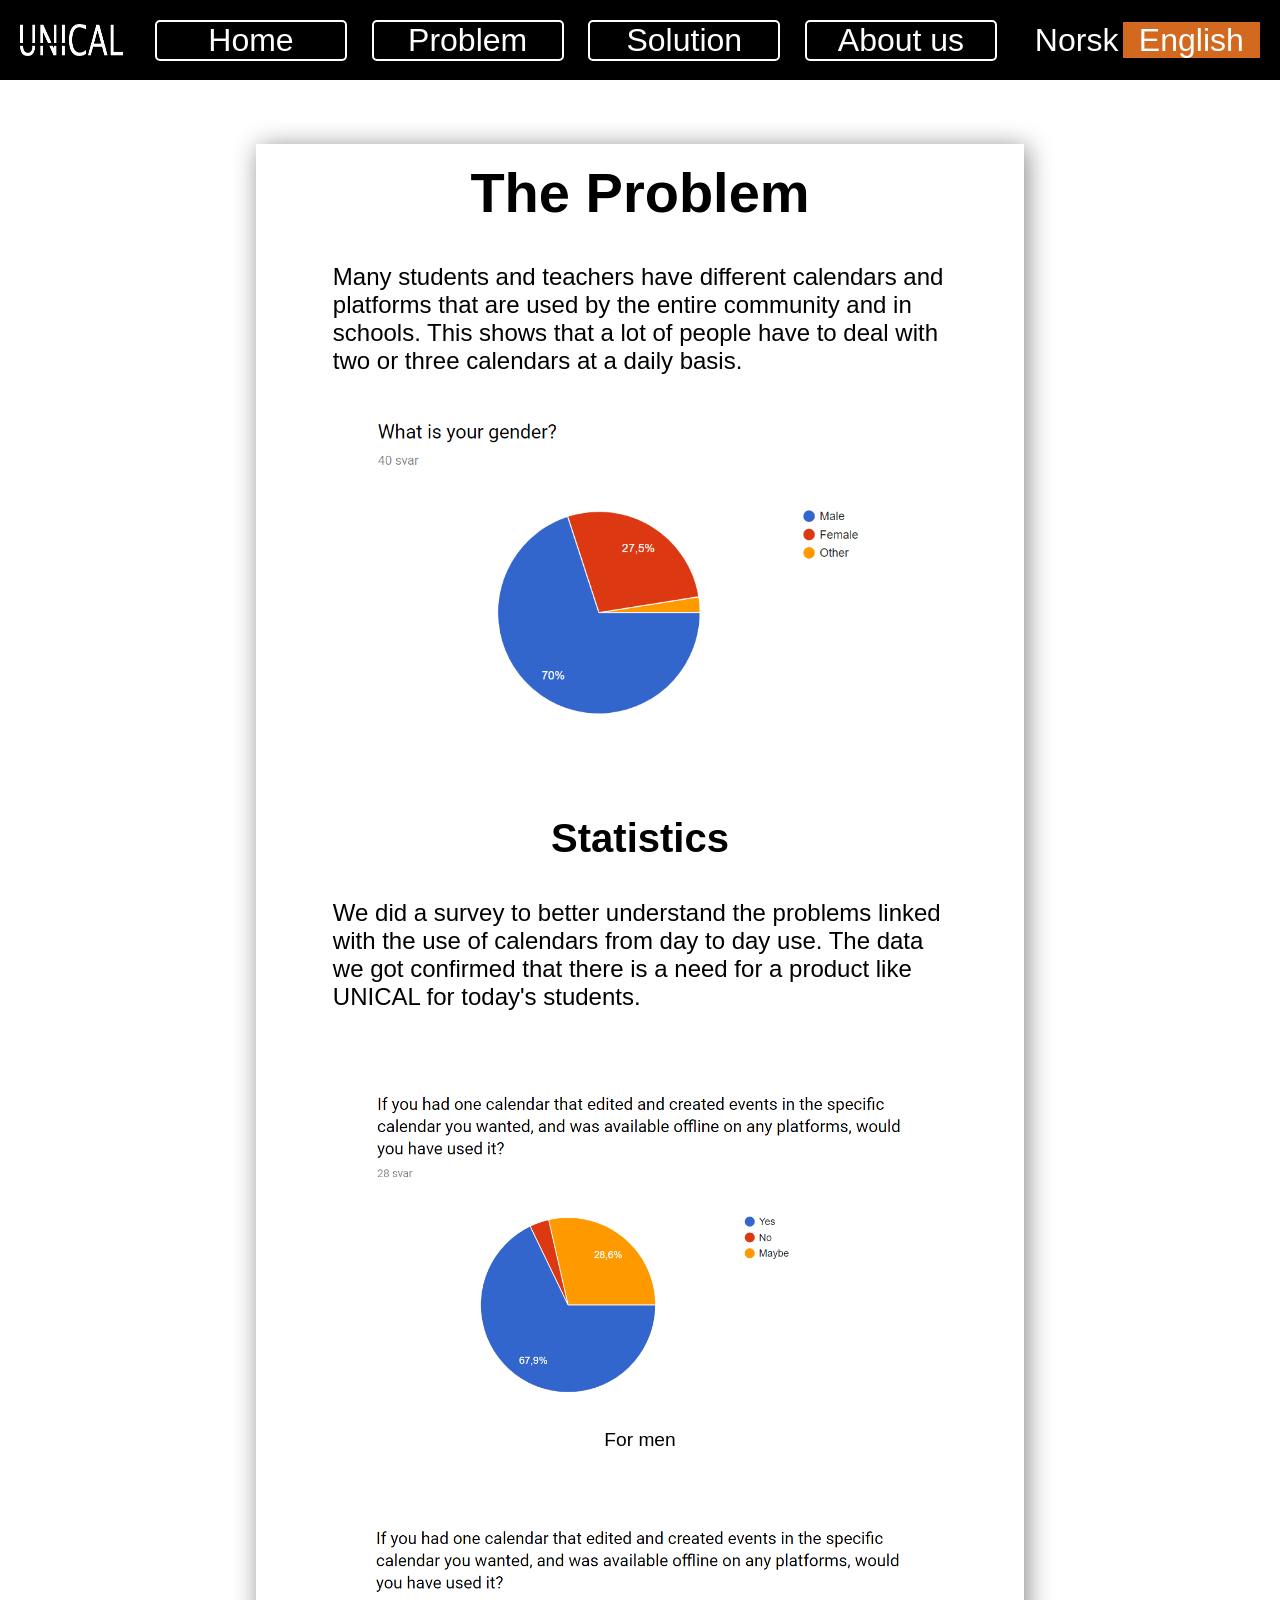
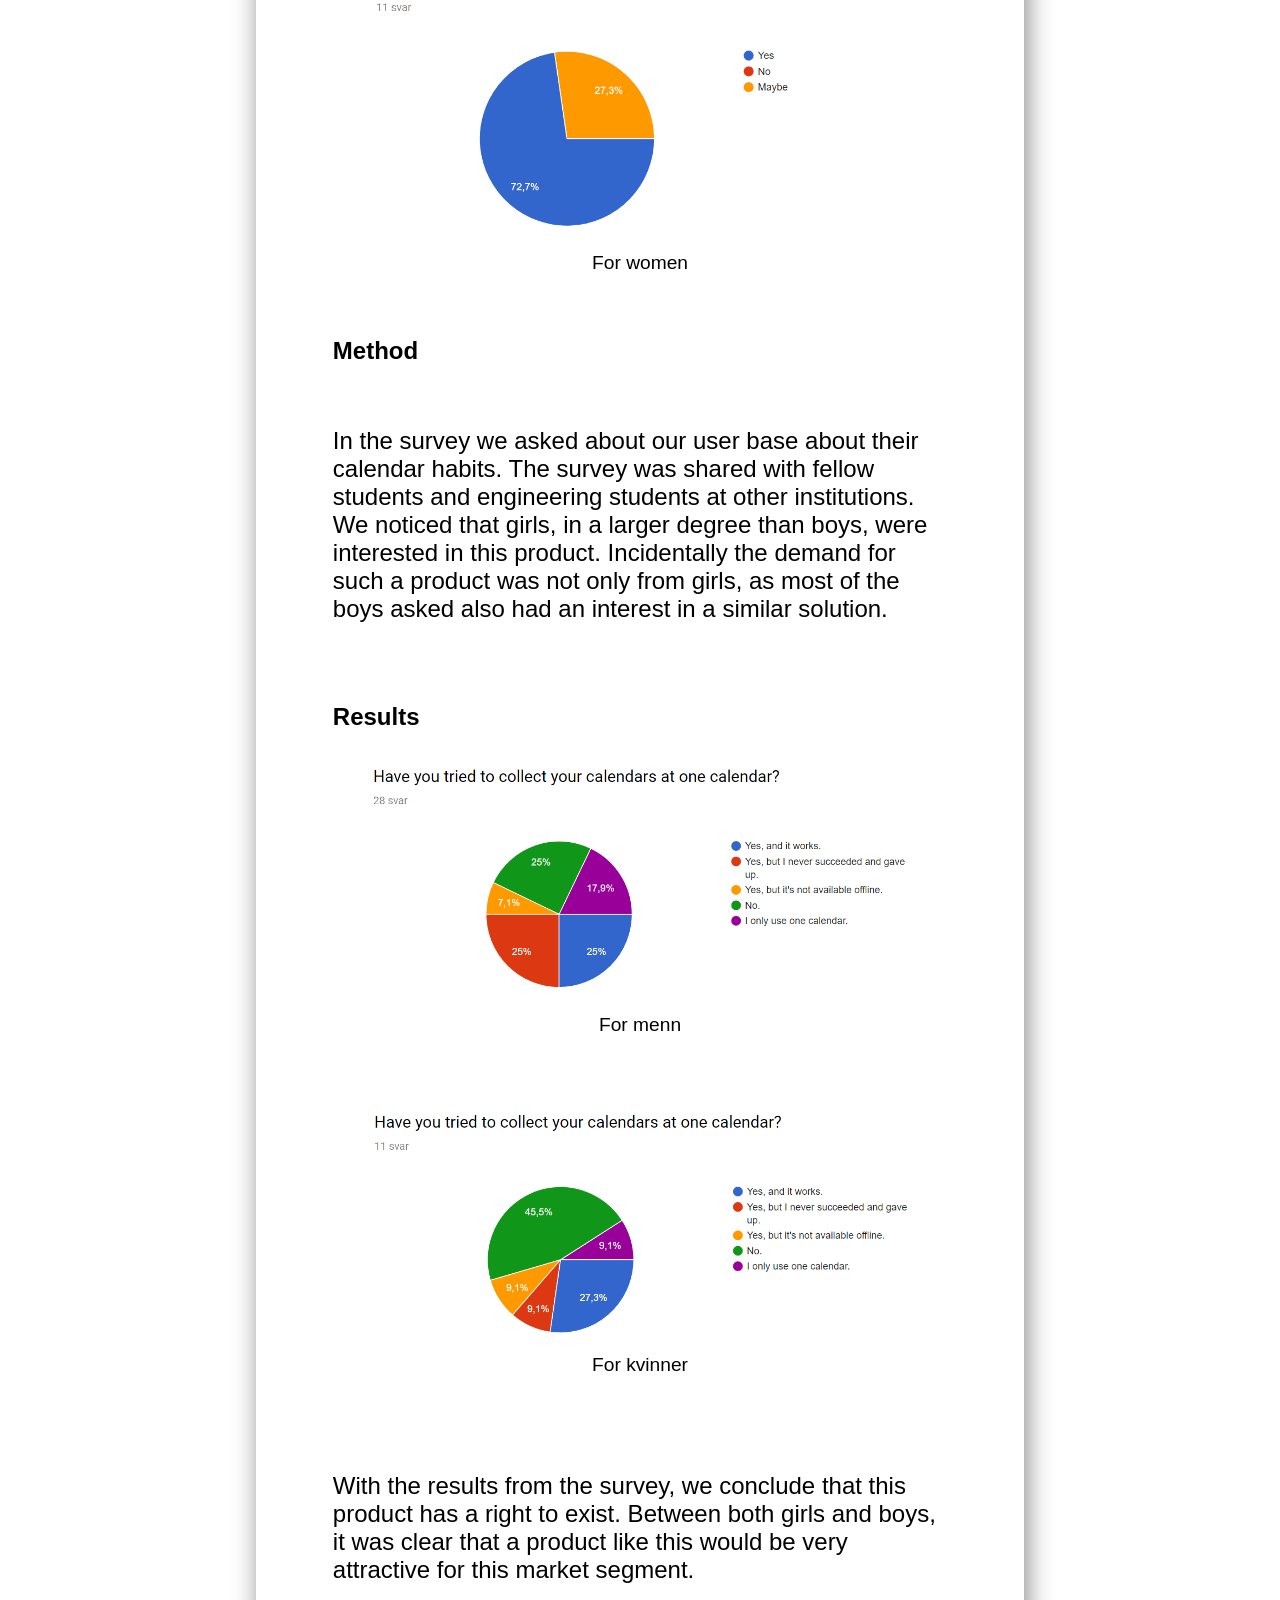
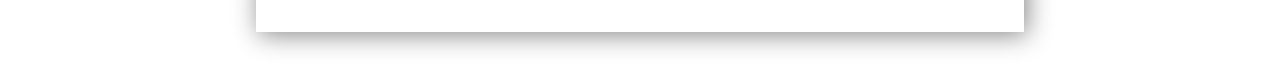
<file: Final Project/TheProblem.html>
<!DOCTYPE html>
<html lang="en">
    <head>
        <meta charset="utf-8">
        <meta name="viewport" content="width=device-width, initial-scale=1.0">
        <meta name="author" content="Cato Hilmi Akay, Athisaiyan Suresh, Elias Pederstad, Jakob Simonsen, Nikita Petrovs, Victor K. Pishva">
        <meta name="description" content="At this page we describe the problem. Through our survey we found out that alot of people have problems with the use of many calendars.">
        <meta name="keywords" content="UNICAL, Universal calendar, all calendars in one place, one calendar for all calendars, easy calendar to use, inovative calendar">
        <link rel="shortcut icon" href="favicon.ico">
        <link rel="stylesheet" href="FinalStyle.css">
        <title>UNICAL - The Problem</title>
    </head>

    <body>
        <header>
            <nav
              ><img tabindex="0" class="logodef" src="./UNICALV1920x1080onlytxt.png"/ alt title="Our Logo"
              ><img tabindex="0" class="logomob" src="./UNICALV1280x768onlytxt.png"/ alt title="Our Logo">
              <a href="FinalLangEN.html" class="NavElement" aria.link role="link">Home</a>
              <a href="TheProblem.html" class="NavElement" aria.link role="link">Problem</a>
              <a href="Solution.html" class="NavElement" aria.link role="link">Solution</a>
              <a href="AboutUs.html" class="NavElement" aria.link role="link">About us</a>
              <label for="toggle-1"><img tabindex="0" class="Burger" src="./fpBurger.png" alt title="Meny"><p class="hiddenlabeltext">Press here for menu</p></label> <input  tabindex="0" type="checkbox" id="toggle-1"
              ><div class="ghosttext">
                <div class="mobileLinks"><a href="FinalLangEN.html" aria.link role="link">Home</a></div>
                <div class="mobileLinks"><a href="TheProblem.html" aria.link role="link" >Problem</a></div>
                <div class="mobileLinks"><a href="Solution.html" aria.link role="link">Solution</a></div>
                <div class="mobileLinks"><a href="AboutUs.html" aria.link role="link">About Us</a></div>
              </div>
                <div class="lang">
                  <a class="mindre" href="Problemet.html" aria.link role="link" title="Bytt til Norsk">Norsk</a>
                  <a tabindex="0" class="sprakactive">English</a>
                </div>
                <div class="lang2">
                  <a aria.link role="link" class="mindre" href="Problemet.html">NO</a>
                  <a tabindex="0" class="sprakactive">EN</a>
                </div>
            </nav>
          <div class="placeholder"></div>
        </header>
        <section class="Losningen">
          <div class="textholderP1">
          <h1 tabindex="0" class="losningover">The Problem</h1>
          <p tabindex="0" class="losningtekst">Many students and teachers have different calendars and platforms that are used by the entire community and in schools. This shows that a lot of people have to deal with two or three calendars at a daily basis.</p>
          <img class="bilderP" tabindex="0" src="bilde1.png" alt="Overview of the distribution of male, female and other from the survey">
        </div>
        <div class="textholderP2">
                      <h2 tabindex="0" class="losningover2">Statistics</h2>
          <p tabindex="0" class="losningtekst">We did a survey to better understand the problems linked with the use of calendars from day to day use. The data we got confirmed that there is a need for a product like UNICAL for today's students.</p>
        </div>
        <img class="bilderP" tabindex="0" src="bilde2.png" alt="Overview of the men who would use our product">
        <p tabindex="0" class="losningtekst123">For men</p>

        <img class="bilderP" tabindex="0" src="bilde3.png" alt="Overview of women who would use our calender">
        <p tabindex="0" class="losningtekst123">For women</p>
        <div class="textholderP3">
            <h3 tabindex="0" class="losningtekst2">Method</h3>
            <p tabindex="0" class="losningtekst">In the survey we asked about our user base about their calendar habits. The survey was shared with fellow students and engineering students at other institutions. We noticed that girls, in a larger degree than boys, were interested in this product. Incidentally the demand for such a product was not only from girls, as most of the boys asked also had an interest in a similar solution.</p>
        </div>
        <div class="textholderPslutt">
                        <h3 tabindex="0" class="losningtekst2">Results</h3>
            <img class="bilderP" tabindex="0" src="Menn.png" alt="In the chart as shown here, we see that most men have tried to collect all calendars in one place, but half of those who tried did not succeed. Only 25% of men succeeded to collect all calendars in one calendar.">
            <p tabindex="0" class="losningtekst123">For menn</p>

            <img class="bilderP" tabindex="0" src="Kvinner.png" alt="In the chart for women, we see that most of them had trouble collecting their calendars in one  calendar. About 30% responded that they have managed to collect all calendars in the same place.">
            <p tabindex="0" class="losningtekst123">For kvinner</p>
            <p tabindex="0" class="losningtekst">With the results from the survey, we conclude that this product has a right to exist. Between both girls and boys, it was clear that a product like this would be very attractive for this market segment.</p>
        </div>
        </section>

  </body>
</html>
</file>
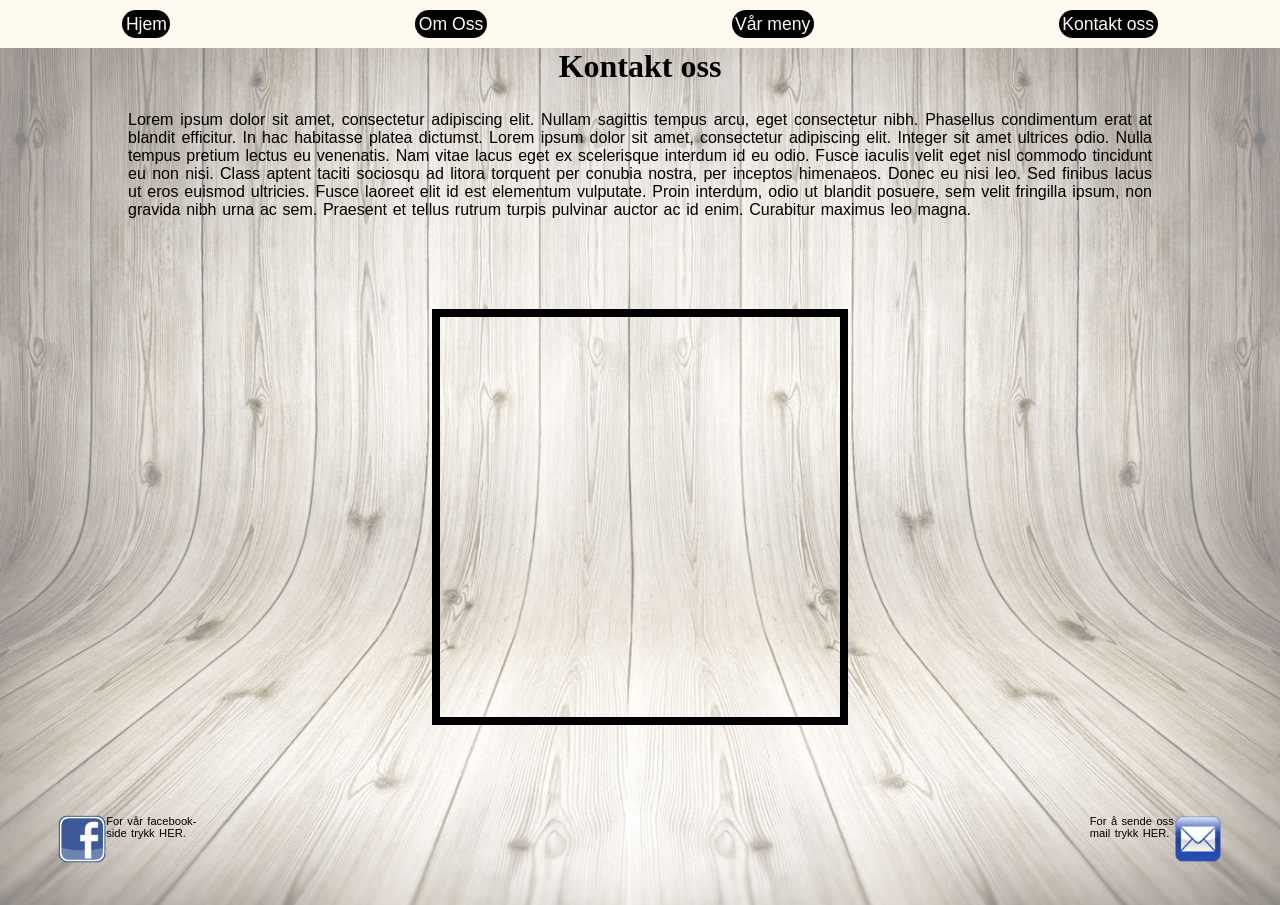
<file: Freaky Friday v2/KontaktOss.html>
<!DOCTYPE html>
<html lang="no">
<head>
  <link rel="stylesheet" type="text/css" href="./style.css">
  <meta charset="utf-8">
  <link rel="shortcut icon" href="favicon.ico">
  <meta name="author" content="Victor K. Pishva">
  <meta name="description" content="Dette er en webside laget til Aleksander Birkeland. Siden er for et fiktivt bakeri som trenger nettside. Bakeriet har fått en side med fire forskjellige sider. På siden om oss viser jeg et bilde av det fiktive bakeriet samt har fylt inn Lorem Ipsum om historien. Menysiden til bakeriet har en fiktiv meny, hvor leseren får se bilde, samt informasjon om bakevarene. På kontakt oss siden er det linket til google maps, samt at footeren  har 'linker' til relevante medier som et bakeri kan bruke.">
  <meta name="keywords" content="Bakeri, Bakery, Solskinnsbolle, bolle, boller, rosin, sjokolade, brød, croissant, Oslo, Sentralt, Fersk, Mat, Take-Away, Spise">
    <title>Ditt Bakeri - Hjem</title>
</head>
<body>
  <nav>
      <a href="index.html">Hjem</a>
      <a href="OmOss.html">Om Oss</a>
      <a href="Meny.html">Vår meny</a>
      <a href="KontaktOss.html">Kontakt oss</a>
    </div>
  </nav>
  <div id="placeholder"></div>
  <section>
    <h1>Kontakt oss</h1>
    <p>Lorem ipsum dolor sit amet, consectetur adipiscing elit. Nullam sagittis tempus arcu, eget consectetur nibh. Phasellus condimentum erat at blandit efficitur. In hac habitasse platea dictumst. Lorem ipsum dolor sit amet, consectetur adipiscing elit. Integer sit amet ultrices odio. Nulla tempus pretium lectus eu venenatis. Nam vitae lacus eget ex scelerisque interdum id eu odio. Fusce iaculis velit eget nisl commodo tincidunt eu non nisi. Class aptent taciti sociosqu ad litora torquent per conubia nostra, per inceptos himenaeos. Donec eu nisi leo. Sed finibus lacus ut eros euismod ultricies. Fusce laoreet elit id est elementum vulputate. Proin interdum, odio ut blandit posuere, sem velit fringilla ipsum, non gravida nibh urna ac sem. Praesent et tellus rutrum turpis pulvinar auctor ac id enim. Curabitur maximus leo magna.
    </p>
  </section>
  <section>
    <iframe src="https://www.google.com/maps/embed?pb=!1m18!1m12!1m3!1d1999.6405425313449!2d10.732970499999997!3d59.921512799999995!2m3!1f0!2f0!3f0!3m2!1i1024!2i768!4f13.1!3m3!1m2!1s0x46416e79101d3bb7%3A0xb32f24515ddd665a!2sH%C3%B8gskolen+i+Oslo+og+Akershus+-+Eva+Balkes+hus!5e0!3m2!1sno!2sno!4v1506330603913"></iframe>
  </section>
  <footer>
    <div id="mailfillleft"></div>
    <div id="leftbox">
      <a href="https://www.facebook.com/victor1994" id="heihei"><img id="face" src="./Facebook-icon.png" alt="Dette er facebook sin logo. Ved å trykke på dette bildet blir du viderenavigert til vår hjemmeside på facebook, hvor vi til enhver tid har nyttig informasjon. Siden dette er en fiktiv bedrift viser denne til min facebook side nå."/></a></span>
                <p id="mailtekst">For vår facebook-<br> side trykk <a href="https://www.facebook.com/victor1994" id="heihei">HER</a></span>.</p>
    </div
    ><div id="mailboks">
      <a href="mailto:veitvet.oslo@apotek.no" id="heihei"><img id="mail" src="./Emailicon.png" alt="Send oss gjerne en mail. Vi svarer på mail på hverdager mellom klokken 8-18. Ved å trykke på dette bildet blir du automatisk videresendt til din standard e-post klient (på din PC eller mac). Siden dette er en fiktiv bedrift viser denne til min mailadresse."/></a></span>
        <p id="mailtekst">For å sende oss<br>mail trykk <a href="mailto:veitvet.oslo@apotek.no" id="heihei">HER</a>.</p>
    </div>
    <div id="maifillright"></div>
  </footer>
</body>
</file>
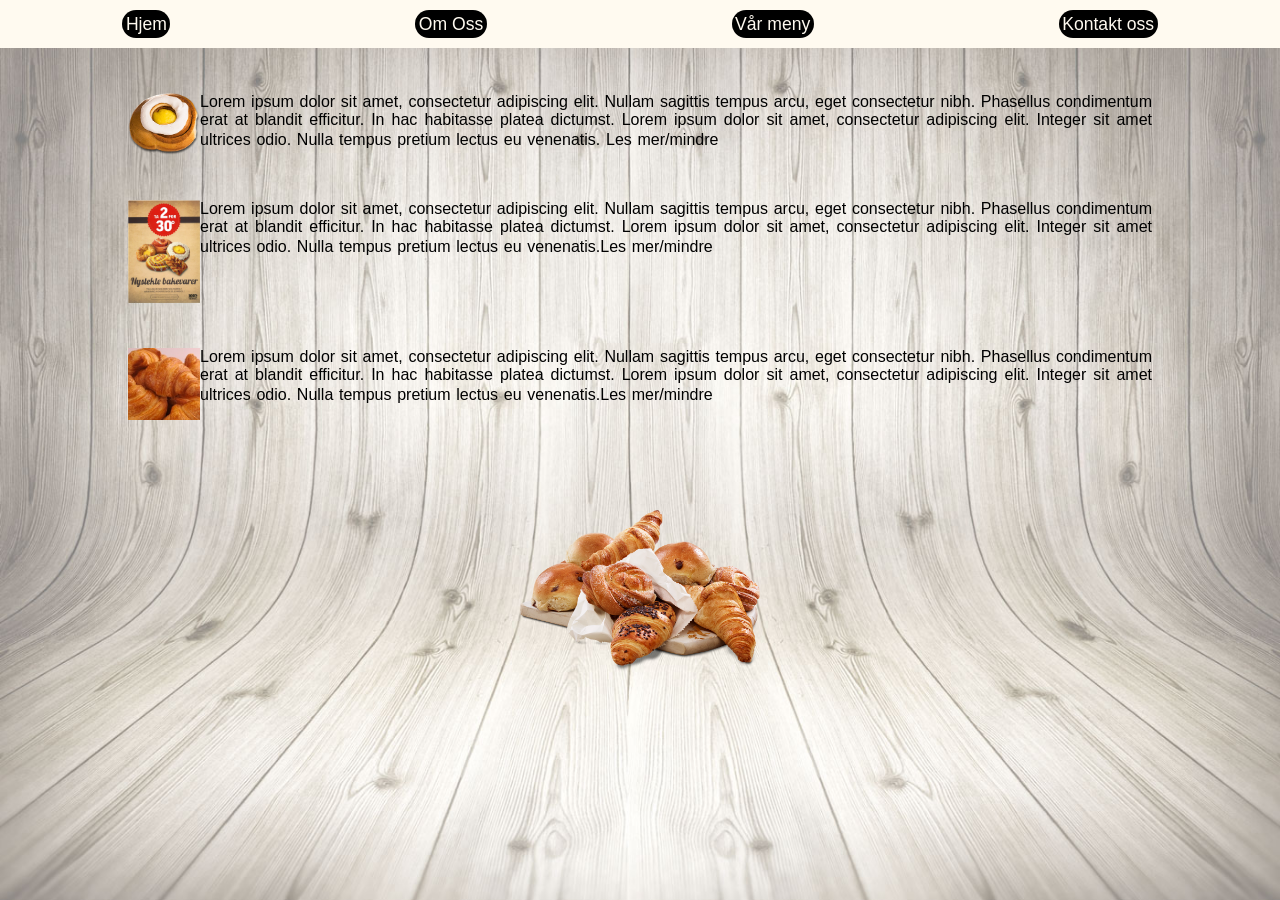
<file: Freaky Friday v2/Meny.html>
<!DOCTYPE html>
<html lang="no">
<head>
  <link rel="stylesheet" type="text/css" href="./style.css">
  <meta charset="utf-8">
  <link rel="shortcut icon" href="favicon.ico">
  <meta name="author" content="Victor K. Pishva">
  <meta name="description" content="Dette er en webside laget til Aleksander Birkeland. Siden er for et fiktivt bakeri som trenger nettside. Bakeriet har fått en side med fire forskjellige sider. På siden om oss viser jeg et bilde av det fiktive bakeriet samt har fylt inn Lorem Ipsum om historien. Menysiden til bakeriet har en fiktiv meny, hvor leseren får se bilde, samt informasjon om bakevarene. På kontakt oss siden er det linket til google maps, samt at footeren  har 'linker' til relevante medier som et bakeri kan bruke.">
  <meta name="keywords" content="Bakeri, Bakery, Solskinnsbolle, bolle, boller, rosin, sjokolade, brød, croissant, Oslo, Sentralt, Fersk, Mat, Take-Away, Spise">
    <title>Ditt Bakeri - Hjem</title>
</head>
<body>
  <nav>
      <a href="index.html">Hjem</a>
      <a href="OmOss.html">Om Oss</a>
      <a href="Meny.html">Vår meny</a>
      <a href="KontaktOss.html">Kontakt oss</a>
  </nav>
  <div id="placeholder"></div>
  <section>
    <div id="Kjopdiv">
      <p id="kjoptekst"><img id="kjopbilde" src="./Solskinnsbolle-Pedersen-Bakeri-AS.png" alt="Dette er et bilde av vår solskinnsbolle. Vi lager nye solskinnsboller mellom klokken 6-7, 12-13 og etter behov klokken 14-15. Solskinnsboller er store og myke kanelboller med en 'sol' av vaniljekrem i midten" />Lorem ipsum dolor sit amet, consectetur adipiscing elit. Nullam sagittis tempus arcu, eget consectetur nibh. Phasellus condimentum erat at blandit efficitur. In hac habitasse platea dictumst. Lorem ipsum dolor sit amet, consectetur adipiscing elit. Integer sit amet ultrices odio. Nulla tempus pretium lectus eu venenatis. <label for="toggle-1">Les mer/mindre</label> <input type="checkbox" id="toggle-1"><span id="ghosttext"><br>Nam vitae lacus eget ex scelerisque interdum id eu odio. Fusce iaculis velit eget nisl commodo tincidunt eu non nisi. Class aptent taciti sociosqu ad litora torquent per conubia nostra, per inceptos himenaeos. Donec eu nisi leo. Sed finibus lacus ut eros euismod ultricies. Fusce laoreet elit id est elementum vulputate. Proin interdum, odio ut blandit posuere, sem velit fringilla ipsum, non gravida nibh urna ac sem. Praesent et tellus rutrum turpis pulvinar auctor ac id enim. Curabitur maximus leo magna.</span>
<br style="clear: both;" /></p>
    </div>
    <div id="Kjopdiv">
      <p id="kjoptekst"><img id="kjopbilde" src="./bakevarer.jpg" alt="Ukens tilbud er ta 2 for 30 på alle våre nystekte bakevarer. Dette gjelder varene som vist på bilde. Hhv. solskinssboller, croissant, boller med og uten rosiner og annet godt vi baker." />Lorem ipsum dolor sit amet, consectetur adipiscing elit. Nullam sagittis tempus arcu, eget consectetur nibh. Phasellus condimentum erat at blandit efficitur. In hac habitasse platea dictumst. Lorem ipsum dolor sit amet, consectetur adipiscing elit. Integer sit amet ultrices odio. Nulla tempus pretium lectus eu venenatis.<label for="toggle-2">Les mer/mindre</label> <input type="checkbox" id="toggle-2"><span id="ghosttext2"><br>Nam vitae lacus eget ex scelerisque interdum id eu odio. Fusce iaculis velit eget nisl commodo tincidunt eu non nisi. Class aptent taciti sociosqu ad litora torquent per conubia nostra, per inceptos himenaeos. Donec eu nisi leo. Sed finibus lacus ut eros euismod ultricies. Fusce laoreet elit id est elementum vulputate. Proin interdum, odio ut blandit posuere, sem velit fringilla ipsum, non gravida nibh urna ac sem. Praesent et tellus rutrum turpis pulvinar auctor ac id enim. Curabitur maximus leo magna.</span>
      <br style="clear: both;" /></p>
    </div>
    <div id="Kjopdiv">
      <p id="kjoptekst"><img id="kjopbilde" src="./Croissant_pascal222t.jpg" alt="Viser bilde av vår croissant som er ekstremt lett og luftig. Croissantene blir tilbredet med mye kjærlighet og har en nydelig brunfarge." />Lorem ipsum dolor sit amet, consectetur adipiscing elit. Nullam sagittis tempus arcu, eget consectetur nibh. Phasellus condimentum erat at blandit efficitur. In hac habitasse platea dictumst. Lorem ipsum dolor sit amet, consectetur adipiscing elit. Integer sit amet ultrices odio. Nulla tempus pretium lectus eu venenatis.<label for="toggle-3">Les mer/mindre</label> <input type="checkbox" id="toggle-3"><span id="ghosttext3"><br>Nam vitae lacus eget ex scelerisque interdum id eu odio. Fusce iaculis velit eget nisl commodo tincidunt eu non nisi. Class aptent taciti sociosqu ad litora torquent per conubia nostra, per inceptos himenaeos. Donec eu nisi leo. Sed finibus lacus ut eros euismod ultricies. Fusce laoreet elit id est elementum vulputate. Proin interdum, odio ut blandit posuere, sem velit fringilla ipsum, non gravida nibh urna ac sem. Praesent et tellus rutrum turpis pulvinar auctor ac id enim. Curabitur maximus leo magna.</span>
      <br style="clear: both;" /></p>
    </div>
    <div>
      <img id="bottompic" src="bakeri_frilegg_web.png" alt="Her vises det et bilde av våre ulike fristelser. Rosinboller, croissant, bolle uten rosiner og boller med sjokolade. Alle våre varer er tilbredt med ekte kjærlighet og er så nærme du kommer hjemmebakt når du er ute på farten."></img>
    </div>
  <section>
</body>
</file>
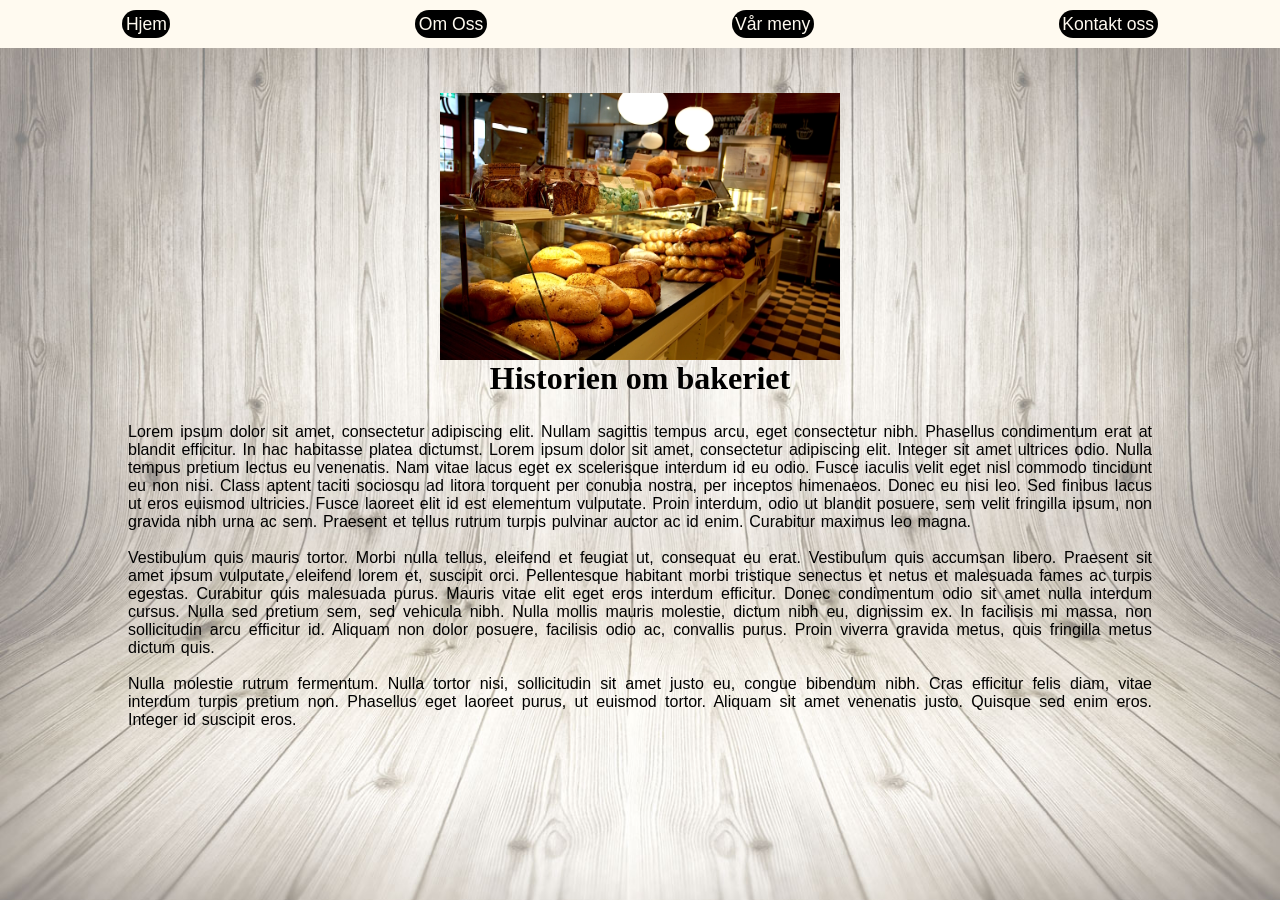
<file: Freaky Friday v2/OmOss.html>
<!DOCTYPE html>
<html lang="no">
<head>
  <link rel="stylesheet" type="text/css" href="./style.css">
  <meta charset="utf-8">
  <link rel="shortcut icon" href="favicon.ico">
  <meta name="author" content="Victor K. Pishva">
  <meta name="description" content="Dette er en webside laget til Aleksander Birkeland. Siden er for et fiktivt bakeri som trenger nettside. Bakeriet har fått en side med fire forskjellige sider. På siden om oss viser jeg et bilde av det fiktive bakeriet samt har fylt inn Lorem Ipsum om historien. Menysiden til bakeriet har en fiktiv meny, hvor leseren får se bilde, samt informasjon om bakevarene. På kontakt oss siden er det linket til google maps, samt at footeren  har 'linker' til relevante medier som et bakeri kan bruke.">
  <meta name="keywords" content="Bakeri, Bakery, Solskinnsbolle, bolle, boller, rosin, sjokolade, brød, croissant, Oslo, Sentralt, Fersk, Mat, Take-Away, Spise">
    <title>Ditt Bakeri - Hjem</title>
</head>
<body>
  <nav>
      <a href="index.html">Hjem</a>
      <a href="OmOss.html">Om Oss</a>
      <a href="Meny.html">Vår meny</a>
      <a href="KontaktOss.html">Kontakt oss</a>
  </nav>
  <div id="placeholder"></div>
  <img id="MittBilde" src="./MittBakeri.jpg" alt="Dette er bildet av våre pene lokaler. Vi har lyse lokaler, med nybakte varer. Kom innom for en hyggelig handel."/>
<!-- Bildet er hentet fra http://trondheim24.no/wp-content/uploads/2017/04/RosenborgBakeri_Broddisk.jpg -->
  <section>
    <h1> Historien om bakeriet</h1>
    <p>Lorem ipsum dolor sit amet, consectetur adipiscing elit. Nullam sagittis tempus arcu, eget consectetur nibh. Phasellus condimentum erat at blandit efficitur. In hac habitasse platea dictumst. Lorem ipsum dolor sit amet, consectetur adipiscing elit. Integer sit amet ultrices odio. Nulla tempus pretium lectus eu venenatis. Nam vitae lacus eget ex scelerisque interdum id eu odio. Fusce iaculis velit eget nisl commodo tincidunt eu non nisi. Class aptent taciti sociosqu ad litora torquent per conubia nostra, per inceptos himenaeos. Donec eu nisi leo. Sed finibus lacus ut eros euismod ultricies. Fusce laoreet elit id est elementum vulputate. Proin interdum, odio ut blandit posuere, sem velit fringilla ipsum, non gravida nibh urna ac sem. Praesent et tellus rutrum turpis pulvinar auctor ac id enim. Curabitur maximus leo magna.
    <br><br>
    Vestibulum quis mauris tortor. Morbi nulla tellus, eleifend et feugiat ut, consequat eu erat. Vestibulum quis accumsan libero. Praesent sit amet ipsum vulputate, eleifend lorem et, suscipit orci. Pellentesque habitant morbi tristique senectus et netus et malesuada fames ac turpis egestas. Curabitur quis malesuada purus. Mauris vitae elit eget eros interdum efficitur. Donec condimentum odio sit amet nulla interdum cursus. Nulla sed pretium sem, sed vehicula nibh. Nulla mollis mauris molestie, dictum nibh eu, dignissim ex. In facilisis mi massa, non sollicitudin arcu efficitur id. Aliquam non dolor posuere, facilisis odio ac, convallis purus. Proin viverra gravida metus, quis fringilla metus dictum quis.
    <br><br>
    Nulla molestie rutrum fermentum. Nulla tortor nisi, sollicitudin sit amet justo eu, congue bibendum nibh. Cras efficitur felis diam, vitae interdum turpis pretium non. Phasellus eget laoreet purus, ut euismod tortor. Aliquam sit amet venenatis justo. Quisque sed enim eros. Integer id suscipit eros.
    </p>
  </section>
  <footer>

  </footer>
</body>
</file>
<file: Freaky Friday v2/style.css>
/*For alle sider*/
html{
background: url(white-wood-wallpaper.jpg) no-repeat center center fixed;
-webkit-background-size: cover;
-moz-background-size: cover;
-o-background-size: cover;
background-size: cover;
box-sizing: border-box;
}

body{
margin: 0;
width: 100%;
padding: 0;
}

nav{
  position: sticky;
  position: fixed;
  top: 0;
  width: 100%;
  height: 3em;
  margin: 0;
  background-color: floralwhite;
  display: inline-flex;
  justify-content: space-around;
}

#placeholder{
  width: 100%;
  height: 3em;
  margin: 0;
}

a{
  font-family: Arial;
  font-size: 1.1em;
  height: fit-content;
  align-self: center;
}

a:visited, a:link{
  color: black;
  background-color: #e59244;
  text-decoration: none;
  border-radius: 28px;
  color: #fffaf0;
  font-size: 1.1em;
  background: #000000;
  padding: 0.2em;
  text-align: center;
  text-decoration: none;
}

a:hover, a:active{
  text-decoration: none;
  color: red;
  margin: 0;
  padding: 0.1em;
  border: 0;
}

h1{
  font: arial;
  color: black;
  margin-top: 3vh;
  margin-bottom: 3vh;
  height: 5vh;
  display: inline-block;
  margin: 0;
  margin-bottom: 2vh;
  font-size: 2em;
  text-align: center;
}

p{
  font-family: arial;
  margin: 0;
  margin-left: 10vw;
  margin-right: 10vw;
  text-align: justify;
  color: black;
  font-size: 1em;
  display: inline-block;
  word-spacing: 0.1vw;
  margin-bottom: 5vh;
}

section{
  font: arial;
  background-color: transparent;
  width: 100%;
  margin: 0;
  border: 0;
  margin-bottom: 5vh;
  text-align: center;
}


/*For index/homepagen*/
#copyright{
  font-family: arial;
  font-size: 0.7em;
  font-style: italic;
  color: black;
}

#VictorLink{
  text-decoration: none;
  text-align: center;
  font-family: arial;
  font-size: inherit;
  font-style: italic;
  color: black;
  background-color: transparent;
}


/*For Om Oss*/


#MittBilde{
  margin-top: 5vh;
  max-width: 30em;
  width: 25em;
  height: auto;
  display: block;
  margin-left: auto;
  margin-right: auto;
}


/* Meny */

#Kjopdiv{
  width: 80%;
  height: auto;
  display: inline-block;
  margin-top: 5vh;
}

#kjopbilde{
  width: 4.5em;
  height: auto;
  float: left;
}

#kjoptekst{
  margin: 0;
}

input[type=checkbox] {
  visibility: hidden;
}

label {
  -webkit-appearance: push-button;
  appearance: button;
  display: inline-block;
  margin: 0;
  cursor: pointer;
}

#ghosttext{
  display: none;
}

#ghosttext2{
  display: none;
}

#ghosttext3{
  display: none;
}

input[type="checkbox"]:checked ~ #ghosttext {
  display: inline;
}

input[type="checkbox"]:checked ~ #ghosttext2 {
  display: inline;
}

input[type="checkbox"]:checked ~ #ghosttext3 {
  display: inline;
}

#bottompic{
  display: block;
  margin-left: auto;
  margin-right: auto;
  margin-top: 10vh;
  width: 15em;
  height: auto;
}


/* kOntakt oss*/

iframe{
  margin-bottom: 10vh;
  width: 25em;
  height: 25em;
  display: block;
  margin-left: auto;
  margin-right: auto;
  border: .5em;
  border-style: solid;
  color: black;
}

footer{
  display: inline-flex;
  justify-content: space-around;
  position: absolute;
  width: 100%;
  height: fit-content;
  margin: 0;
  margin-bottom: 2vh;
}

footer div{
  position: relative;
  height: 80%;
  padding: 0;
  margin: 0;;
  display: inline-block;
}

#leftbox{
width: 50vw;
height: fit-content;
}

#leftbox > *{
  display: inline;
  position: relative;
  margin: 0;
  padding: 0;
  float: left;
}

#face{
  width: 3em;
  height: 3em;
  background-color: transparent;
  vertical-align: bottom;
}

#heihei{
  background-color: transparent;
  color: black;
  font: arial;
  font-size: 1em;
  padding: 0;
  margin: 0;
  border: 0;
}

#mailfillleft{
    width: 5vw;
    height: 10vh;
}

#mailboks{
  width: 50vw;
  height: fit-content;
}

#mailboks > *{
  display: inline;
  position: relative;
  margin: 0;
  padding: 0;
  float:right;
}

#mail{
  width: 3em;
  height: 3em;
  vertical-align: bottom;
}

#maifillright{
    width: 5vw;
    height: 10vh;
}

#mailtekst{
  font: arial;
  font-size: 0.7em;
}

/*
* {
    box-sizing: border-box;
.col-1 {width: 8.33%;}
.col-2 {width: 16.66%;}
.col-3 {width: 25%;}
.col-4 {width: 33.33%;}
.col-5 {width: 41.66%;}
.col-6 {width: 50%;}
.col-7 {width: 58.33%;}
.col-8 {width: 66.66%;}
.col-9 {width: 75%;}
.col-10 {width: 83.33%;}
.col-11 {width: 91.66%;}
.col-12 {width: 100%;}
float: left;
padding: 15px;
border: 1px solid red;
}
*/
</file>
<file: MADS/style.css>
/*Stylesheet for the homepage of M.A.D.S*/
/*Body - style for user*/
body{
  background-color: lightblue;
  margin: auto;
  padding: auto;2
}
/*Span*/
section{
  font-family: helvetica;
  text-align: center;
  margin-left: auto;
  margin-right: auto;
}
/*Navigasjon*/
nav{
  padding-top: 1em;
  padding-bottom: 1em;
  text-align: center;
  margin-left: auto;
  margin-right: auto;
  background: linear-gradient(#d0d0d0,lightblue)
}
a{
  font-family: serif;
  font-style: italic;
  font-size: 1em;
  color: brown;
  padding: 2em;
}
/*Logo id*/
#logo{
  /*Code for senter*/
  display: block;
  margin-left: auto;
  margin-right: auto;
  /*Defines size of pic*/
  height: 15%;
  width: 15%;
}
/*paragraph style*/
p{
color: white;
text-align: center;
font-size: 0.9em;
height: 20em;
width: 50%;
margin-left: auto;
margin-right: auto;
}
/*Footer*/
footer{
  font-style: italic;
  text-align: center;
  font-size: 0.7em;
  margin: 0em;
  background: linear-gradient(lightblue, #d0d0d0)
}
#Bottom{
  font-family: serif;
  font-style: italic;
  font-size: 1em;
  color: brown;
  padding: 2em;
}
#Mail{
  font-family: serif;
  font-style: italic;
  font-size: 1em;
  color: blue;
  padding: 0em;
}
h1{
  font-family: helvetica;
}
h2{
  font-family: helvetica;
}
h3{
  font-family: helvetica;
}
</file>
<file: See_it_now_make_it/style.css>
body{
  background-color:floralwhite;
  margin:0;
}
p{
  font-family: arial;
  font-size: 1em;
}
#navother,a{
  width:100%;
}
#navother{
  height:5vh;
  display:inline-flex;
  justify-content:space-around;
  text-align:center;
  position:fixed;
  top:0;
}
#homepic,#home{
  background-color:transparent;
}
#home{
  width:-webkit-fill-available;
  height:3.125em;
}
#homepic{
  display:inline;
  width:1em;
  height:1em;
}
#homelink:hover, #about:hover,#solution:hover,#problem:hover,#home:hover{
  background-color:black;
}
#homepic{
  padding-top:1em;
  padding-bottom:1em;
}
#linkv2,#linkm2,#linkh2{
  width:31%;
  height:5%;
}
#Logo,a{
  height:auto;
}
#Logo,#navhome{
  width:100%;
}
a,#about,#solution,#problem{
  font-size:1em;
}
a{
  text-decoration:none;
  color:white;
}
section{
  background:white;
  width:60%;
  margin-left:10%;
  margin-right:10%;
  margin-top:10%;
  margin-bottom: 1em;
  text-align: center;
  padding-left: 10%;
  padding-right: 10%;
  padding-bottom: 10%;
  padding-top:.1%;
  box-shadow:.2rem .2rem 1.5rem #888888;
}
#Logo{
  padding: 0;
  border: 0;
}
#navhome{
  display:inline-flex;
  justify-content:space-around;
  bottom: 0;
  position: absolute;
  text-align: center;
}
#solution,#problem,#about{
  display:inline-block;
}
#problem,#solution,#about{
  padding-top:1em;
  padding-bottom:1em;
}
#problem,#about{
  background-color:#2f847c;
}
#solution{
  background-color:#306754;
}
#linkv,#linkh,#linkm{
  width:33.33%;
}
iframe,#bilde1,#bilde2{
  display:block;
  margin-left:auto;
  margin-right:auto;
  margin-top:10vh;
}
#bilde1{
  width:20em;
  height:auto;
}
#linksol,#linksurvey,#kilder{
  color:blue;
  text-decoration:underline;
}
#homelink{
  float:left;
  width:7%;
  height:3.125em;
  background:#306754;
}
#bilde2{
  width:60vw;
  height:auto;
}
  #kilder,p{
    text-align:left;
}
.black{
  background-color: black !important;
}
</file>
<file: Final Project/FinalStyle.css>
*{
	box-sizing: border-box;
	color: #FFFFFF;
}
*:focus{
	outline-color: #FF0000;
	outline-style: ridge;
}
html, body {
	width: 100%;
	margin: 0;
	padding: 0;
	background-color: #FFFFFF;
	font-family: arial;
}
h1{
	text-align: center;
	font-size: 5em;
}
header{
	margin: 0;
	height: 5em;
}
.Burger{
	display: none;
}
.placeholder{
	width: 100%;
	height: 5em;
	margin: 0;
	background-color: #000000;
	top: 0;
	z-index: 0;
}
nav{
	position: fixed;
	top: 0px;
	width: 100%;
	height: 5em;
	margin: 0;
	background-color: rgba(0, 0, 0, 1);
	display: inline-flex;
	-webkit-justify-content: space-around; /*Fallback*/
	justify-content: space-around;
	z-index: 100;
}

}
a {
display: inline-block;
margin-top: auto;
margin-bottom: auto;
font-size: 1em;
width: 16.67%;
}
a:focus{
outline-color: #FF0000;
outline-style: ridge;
}
.NavElement{
display: inline-block;
margin-top: auto;
margin-bottom: auto;
font-size: 2em;
width: 15%;
text-align: center;
text-decoration: none;
border-radius: 5px;
border: 2px solid white;
color: #FFFFFF;
margin-right: 5px;
margin-left: 5px;
}
.NavElement:hover{
background-color: #FFFFFF;
color: #000000;
border-color: #000000;
}
.NavElement:focus{
background-color: #FFFFFF;
color: #000000;
border-color: #000000;
}
label{
display: none;
}
.Burger{
display: none;
}
#toggle-1{
display: none;
}
.ghosttext{
display: none;
}
.lang {

display: inline-block;
margin-top: auto;
margin-bottom: auto;
width: 20%;
text-align: right;
padding-right: 1%;
}
.lang2 {
display: none;
}
.logodef{
display: inline-block;
padding-bottom: 1.5em;
padding-top: 1.5em;
padding-left: 1%;
padding-right: 1%;
width: 10%;
height: inherit;
z-index: 1;
}
.logodef:focus{
outline-color: #FF0000;
outline-style: ridge;
}
.logomob{
display: none;
}
.sprakactive {
background-color: #D2691E;
padding-right: 0.5em;
padding-left: 0.5em;
font-size: 2em;
margin-top: auto;
margin-bottom: auto;
}
.mindre{
text-decoration: none;
font-size: 2em;
}
.mindre:hover {
border-radius: 5px;
border: solid white 2px;
color: #000000;
background-color: #FFFFFF;
}
.mindre:focus {
border-radius: 5px;
border: solid white 2px;
color: #000000;
background-color: #FFFFFF;
}

.b1{
display: block;
height: 75vh;
width: 100%;
box-shadow: inset 20px 20px 5px #111111;
}
.shadow {
position: absolute;
width: 100%;
height: 75vh;
box-shadow: 3px 3px 10px 0 #000000;
top: 0;
left: 0;
margin-top: 5em;
}
.s1
{
width: 100%;
height: auto;
margin-top: 2%;
display: flex;
}
aside{
display: inline-block;
width: 40%;
height: auto;
margin-left: 5%;
margin-right: 5%;
margin-bottom: auto;
margin-top: auto;
padding: 0;
vertical-align: top;
flex: 1;
}
.a1Para{
font-size: 1.5em;
text-align: left;
flex: 1;
line-height: 150%;
}
aside *{
color: #000000;
}
.defaultslide{
display: block;
width: 100%;
height: 75%;
margin-top: 7.5%;
margin-bottom: 7.5%;
padding-top: 10%;
padding-bottom: 10%;
}
#a4, #a5, #a6, #a7{
display: none;
}
#a4, #a5, #a6, #a7{
width: 100%;
height: 55%;
padding-left: 10%;
padding-right: 10%;
}
.bildefrem{
display: block;
width: 50%;
height: 100%;
margin-top: auto;
margin-bottom: auto;
}
#pointerholder{
width: 100%;
height: 45%;
margin: 0;
padding: 0;
}
#pilhøyre{
width: 30%;
margin-left: 20%;
height: 20%;
cursor:pointer;
border:none;
z-index: 0;
background-color: transparent;
padding: 0;
}
#bildepilhøyre{
width: 80%;
height: auto;
cursor:pointer;
border:none;
z-index: 200;
margin: 0;
}
#pilvenstre{
width: 30%;
margin-right: 20%;
height: 20%;
cursor:pointer;
border:none;
z-index: 0;
background-color: transparent;
padding: 0;
}
#bildepilvenstre{
width: 80%;
height: auto;
cursor:pointer;
border:none;
z-index: 200;
margin: 0;
}
.LinkerVidere{
width: 100%;
height: auto;
display: flex;
margin-top: 2%;
margin-bottom: 2%;
}
.viderelink{
color: #000000;
}
.viderelink:focus{
outline-color: #FF0000;
outline-style: ridge;
}
.viderelinktop{
font-weight: bold;
color: #000000;
width: inherit;
display: block;
margin-left: auto;
margin-right: auto;
padding-top: 1em;
margin-bottom: 1em;
}
.viderelinktop2{
font-weight: bold;
color: #000000;
width: inherit;
display: block;
margin-left: auto;
margin-right: auto;
padding-top: 1em;
margin-bottom: 1em;
}
.viderelinktop:focus{
outline-color: #FF0000;
outline-style: ridge;
}
.rad1, .rad2, .rad3{
display: inline-block;
width: 40%;
height: auto;
margin-left: 1.66%;
margin-right: 1.66%;
vertical-align: top;
text-align: center;
list-style-type: none;
padding: 0;
padding-bottom: 2%;
}
.footerover1, .footerover2, .footerover3{
flex: 1;
display: inline-block;
width: 30%;
height: auto;
margin-left: 1.66%;
margin-right: 1.66%;
vertical-align: top;
text-align: center;
list-style-type: none;
padding: 0;
box-shadow:.2rem .2rem 1.5rem #888888;
}

.textholderP1, .textholderP2, .textholderP3, .textholderP4{
width: 100%;
margin-bottom: 5em;
}
.textholderPslutt{
width: 100%;
padding-bottom: 3em;
}
.losningover{
text-align: center;
color: #000000;
margin: 0;
padding-top: 1rem;
font-size: 3.5em;
}
.losningover2{
text-align: center;
color: #000000;
margin: 0;
font-size: 2.5em;
}
.losningover3{
text-align: center;
color: #000000;
margin: 0;
padding-top: 2%;
font-size: 2em;
font-style: italic;
}
#holder1{
width: 100%;
height: 5em;
}
.bilderP{
width: 70%;
margin: auto;
display: block;
margin-top: 5%;
}

.textholderL1, .textholderL2, .textholderL3, .textholderL4{
width: 100%;
margin-bottom: 5em;
}
.textholderL5{
width: 100%;
padding-bottom: 2em;
}
.Losningen{
display: block;
background: #FFFFFF;
width:60%;
margin-left: auto;
margin-right: auto;
margin-top: 5%;
margin-bottom: 3%;
text-align: justify;
box-shadow:.2rem .2rem 1.5rem #888888;
}
.losningtekst{
color: #000000;
padding-right: 10%;
padding-left: 10%;
padding-top: 5%;
margin: 0;
font-size: 1.5em;
text-align: left;
}
.losningtekst2{
color: #000000;
padding-right: 10%;
padding-left: 10%;
font-size: 1.5em;
text-align: left;
}
.losningtekst3{
color: #000000;
padding-right: 10%;
padding-left: 10%;
padding-bottom: 5%;
font-size: 1.5em;
text-align: left;
}
.losningtekst123{
color: #000000;
padding-right: 10%;
padding-left: 10%;
padding-bottom: 5%;
font-size: 1.2em;
text-align: center;
}
.losningliste{
color: #000000;
margin-right: 10%;
margin-left: 10%;
font-size: 1.5em;
text-align: left;
}
ul{
margin: 0;
}
.bilderL{
width: 70%;
margin: auto;
display: block;
margin-top: 3em;
}

.omoss{
display: block;
margin-right: auto;
margin-left: auto;
width: 50%;
height: auto;
margin-top: 5%;
box-shadow:.2rem .2rem 1.5rem #888888;
}

.omossbilde{
width: 20vw;
height: auto;
border: 5px;
border-color: #000000;
display: block;
margin-left: auto;
margin-right: auto;
}
.personholder, .personholdersist{
width: 100%;
margin-bottom: 15%
}
.contactus{
width: 100%;
margin-bottom: 12%;
margin-left: auto;
margin-right: auto;
padding-bottom: 10%;
color: #000000;
}
#mail{
	color: blue;
}
hr{
	background-color: black;
	height: 5px;
	margin-bottom: 15%;
}
.omossoverskrift{
text-align: center;
color: #000000;
margin: 0;
font-size: 4em;
padding-top: 3%;
padding-bottom: 3%;
}
.navn{
text-align: center;
color: #000000;
font-size: 2em;
}
.omosstekst{
text-align: left;
color: #000000;
margin-left: 15%;
margin-right: 15%;
font-size: 1.5em;
}
.omosstekst3{
text-align: center;
color: #000000;
margin-left: 15%;
margin-right: 15%;
font-size: 1.5em;
}
.omosstekst2{
color: #000000;
font-size: 1.5em;
margin-left: 15%;
margin-right: 15%;
text-align: left;
}
footer {
color: #000000;
text-align: center;
}
address{
color: #000000;
font-size: 2em;
}
.hiddenlabeltext{
display: none;
}
@media only screen and (max-width: 1465px){
.Burger{
	display: none;
}
}
@media only screen and (max-width: 1185px){
.lang{
	display: none;
}
.lang2{
	display: inline;
	width: 15%;
	text-align: right;
	margin-top: auto;
	margin-bottom: auto;
	padding-right: 1%;
}
}

@media only screen and (max-width: 1000px) {
nav {
	position: static;
	background-color: #000000;
}
.placeholder {
	display: none;
}
.Burger{
	display: inline-block;
	width: 40%;
	height: 1.5em;
	cursor: pointer;
}
label{
	display: inline-block;
	margin-top: auto;
	margin-bottom: auto;
	width: 10%;
	text-align: center;
}
.lang{
	display: none;
}
.NavElement{
	display: none;
}
input[type="checkbox"]:checked ~ .ghosttext {
	display: inline-block;
	position: absolute;
	margin-top: 5em;
	left: 0;
	background-color: rgba(0, 0, 0, 1);
	width: 100%;
	height: auto;
	text-align: center;
	z-index: 100;
	padding-bottom: 1em;
}
.mobileLinks {
	width:100%;
	margin-top: 0.5em;
	font-size: 1.8em;
}
.margin{
	vertical-align: middle;
}
.lang2{
	display: inline;
	width: 45%;
	text-align: right;
	margin-top: auto;
	margin-bottom: auto;
	font-size: 1em;
	padding-right: 1%;
}
.logodef{
	display: none;
}
.logomob{
	display: inline-block;
	width: 45%;
	padding-left: 15%;
	padding-right: 15%;
	padding-top: 1.5em;
	padding-bottom: 1.5em;
	height: inherit;
	z-index: 1;
}
.logomob:focus{
	outline-color: #FF0000;
	outline-style: ridge;
}
@media only screen and (max-width: 900px) {
	.Losningen{
		display: block;
		background: #FFFFFF;
		width:100%;
		margin-left: auto;
		margin-right: auto;
		margin-top: 5%;
		margin-bottom: 3%;
		text-align: justify;
		box-shadow:.2rem .2rem 1.5rem #888888;
	}
	.bilderP{
		width: 75%;
		margin: auto;
		display: block;
		margin-top: 5%;
	}
	.bilderL{
		width: 75%;
		margin: auto;
		display: block;
	}
	.LinkerVidere{
		width: 100%;
		height: auto;
		display: block;
		margin-top: 2%;
		margin-bottom: 2%;
	}
	.footerover1, .footerover2, .footerover3{
		flex: 1;
		display: block;
		width: 75%;
		height: auto;
		margin-left: auto;
		margin-right: auto;
		vertical-align: top;
		text-align: center;
		list-style-type: none;
		padding: 0;
		box-shadow:.2rem .2rem 1.5rem #888888;
	}
	.a1{
		display: block;
		width: 75%;
		height: auto;
		margin-left: auto;
		margin-right: auto;
	}
	.defaultslide{
		display: block;
		width: 100%;
		height: auto;
	}
	.bildefrem{
		display: block;
		width: 75%;
		height: auto;
		margin-left: auto;
		margin-right: auto;
	}
	.s1{
		width: 100%;
		height: auto;
		margin-top: 2%;
		display: block;
	}
	.losningover{
		font-size: 2.5em;
	}
	.losningover2{
		font-size: 2em;
	}
}

@media only screen and (max-width: 600px){
	.omoss{
		width: 75%;
	}
	.omossbilde{
		width: 40vw;
		height: auto;
	}
	@media only screen and (max-width: 410px){
		.b1{
			height: 50vh;
		}
		.shadow{
			height: 50vh;
		}
		.losningover{
			font-size: 2em;
		}
		.losningover2{
			font-size: 1.5em;
		}
		.Burger{
			display: inline-block;
			width: 40%;
			height: 1em;
		}
		.NavElement, .sprakactive, .lang{
			font-size: 10px;
		}
		label{
			display: inline-block;
			margin-top: auto;
			margin-bottom: auto;
			width: 10%;
			text-align: center;
		}
		.lang{
			display: none;
		}
		.NavElement{
			display: none;
		}
		input[type="checkbox"]:checked ~ .ghosttext {
			display: inline-block;
			position: absolute;
			margin-top: 5em;
			left: 0;
			background-color: rgba(0, 0, 0, 1);
			width: 100%;
			height: auto;
			text-align: center;
			z-index: 100;
			padding-bottom: 1em;
		}
		.margin{
		}
		.lang2{
			display: inline;
			width: 45%;
			text-align: right;
			margin-top: auto;
			margin-bottom: auto;
			padding-right: 1%;
		}
		.logodef{
			display: none;
		}
		.logomob{
			display: inline-block;
			margin-top: auto;
			margin-bottom: auto;
			width: 45%;
			padding-left: 10%;
			padding-right: 10%;
			padding-top: 2em;
			padding-bottom: 2em;
			height: inherit;
			z-index: 1;
		}
		.mindre, .sprakactive{
			font-size: 1em;
		}
		.logomob:focus{
			outline-color: #FF0000;
			outline-style: ridge;
		}
		.omoss{
			width: 100%;
		}
	}
	@media only screen and (max-width: 300px){
		.NavElement{
			font-size: 5px;
		}
		.losningover{
			font-size: 20px;
		}
		.losningover2{
			font-size: 15px;
		}
		.losningtekst, .losningliste, .losningtekst2, .losningtekst3{
			font-size: 12px;
		}
		.rad1, .rad2, .rad3{
			display: inline-block;
			width: -webkit-fill-available;
			height: auto;
			margin-left: auto;
			margin-right: auto;
			vertical-align: top;
			text-align: center;
			list-style-type: none;
			padding: 0;
			padding-bottom: 2%;
		}
		.omossoverskrift{
			font-size: 2em;
		}
		.omosstekst{
			font-size: 12px;
		}
		label{
			display: inline-block;
			margin-top: auto;
			margin-bottom: auto;
			width: 10%;
			text-align: center;
		}
		.Burger{
			display: inline-block;
			width: 40%;
			height: 1em;
		}
		.lang{
			display: none;
		}
		.NavElement{
			display: none;
		}
		input[type="checkbox"]:checked ~ .ghosttext {
			display: inline-block;
			position: absolute;
			margin-top: 5em;
			left: 0;
			background-color: rgba(0, 0, 0, 1);
			width: 100%;
			height: auto;
			text-align: center;
			z-index: 100;
			padding-bottom: 1em;
		}
		.lang2{
			display: inline;
			width: 45%;
			text-align: right;
			margin-top: auto;
			margin-bottom: auto;
			padding-right: 1%;
		}
		.logodef{
			display: none;
		}
		.logomob{
			display: inline-block;
			margin-top: auto;
			margin-bottom: auto;
			width: 45%;
			height: inherit;
			z-index: 1;
		}
		.logomob:focus{
			outline-color: #FF0000;
			outline-style: ridge;
		}
	}
</file>
